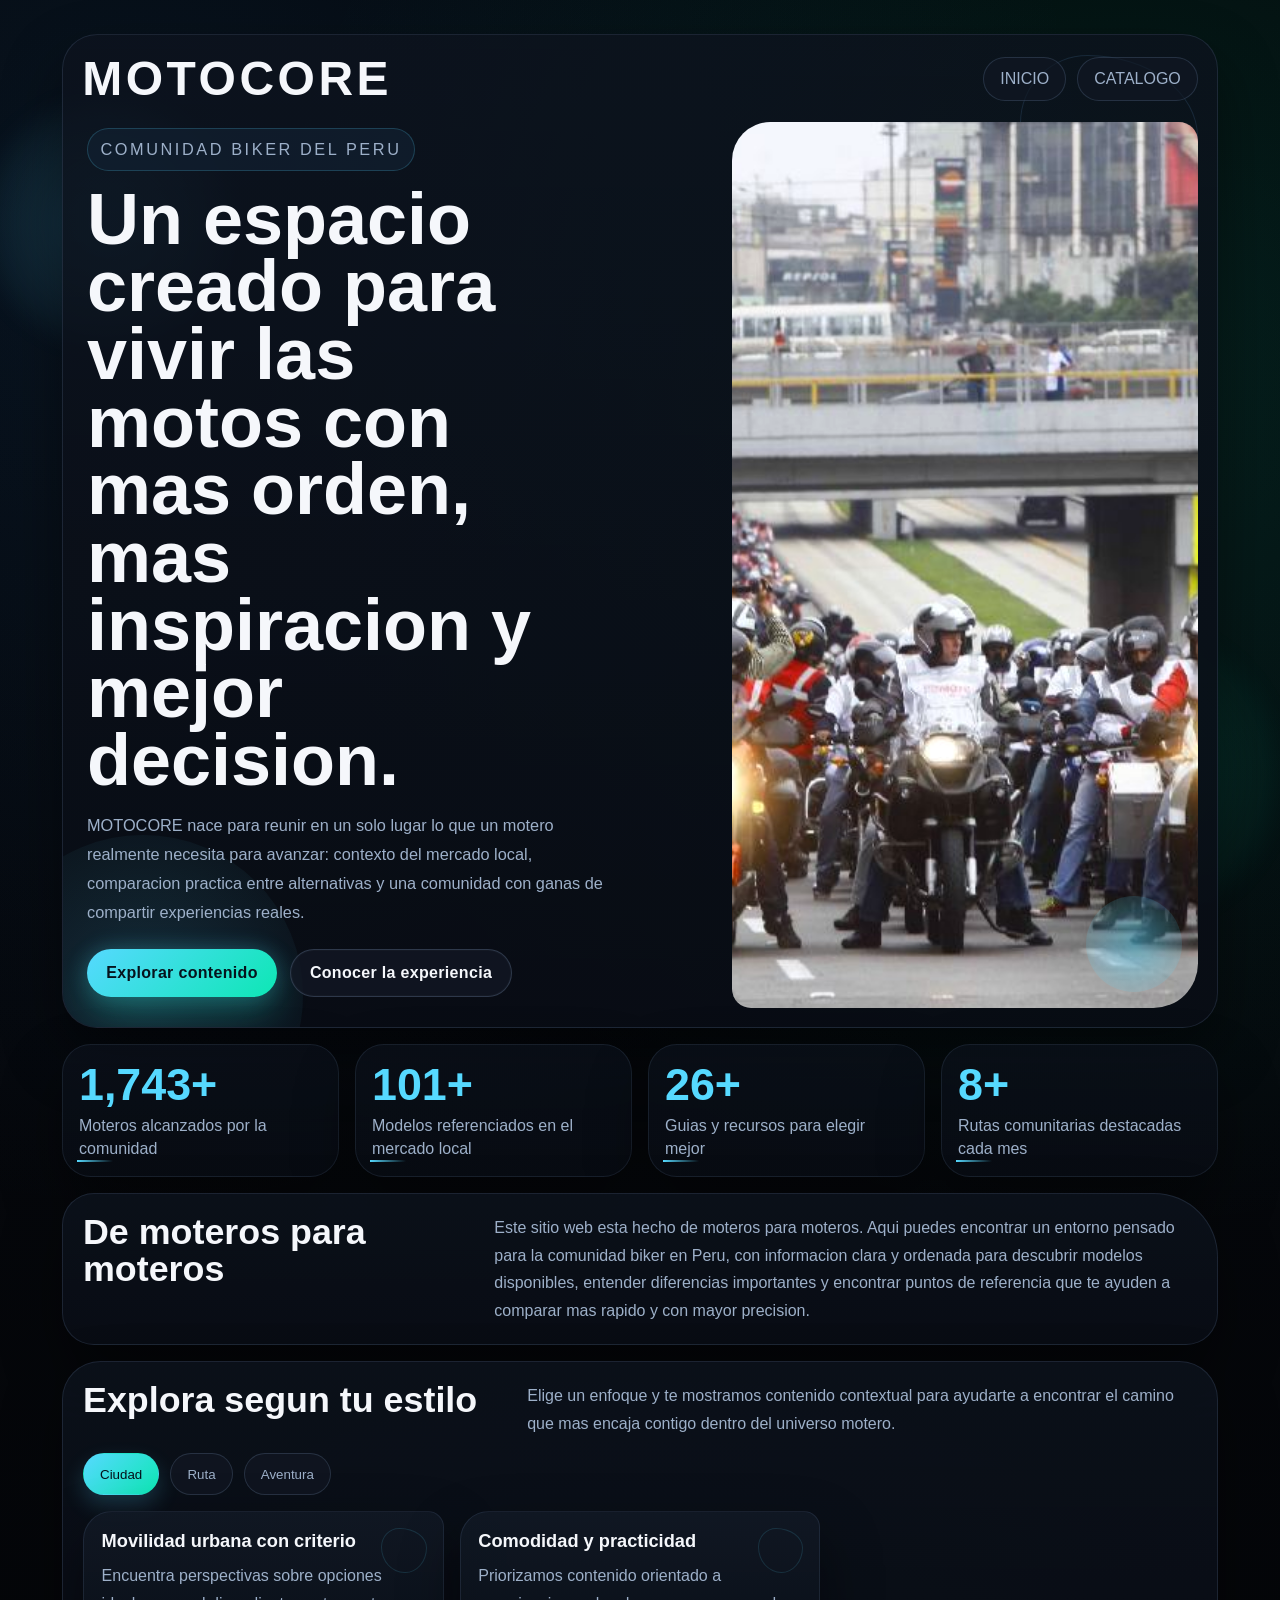
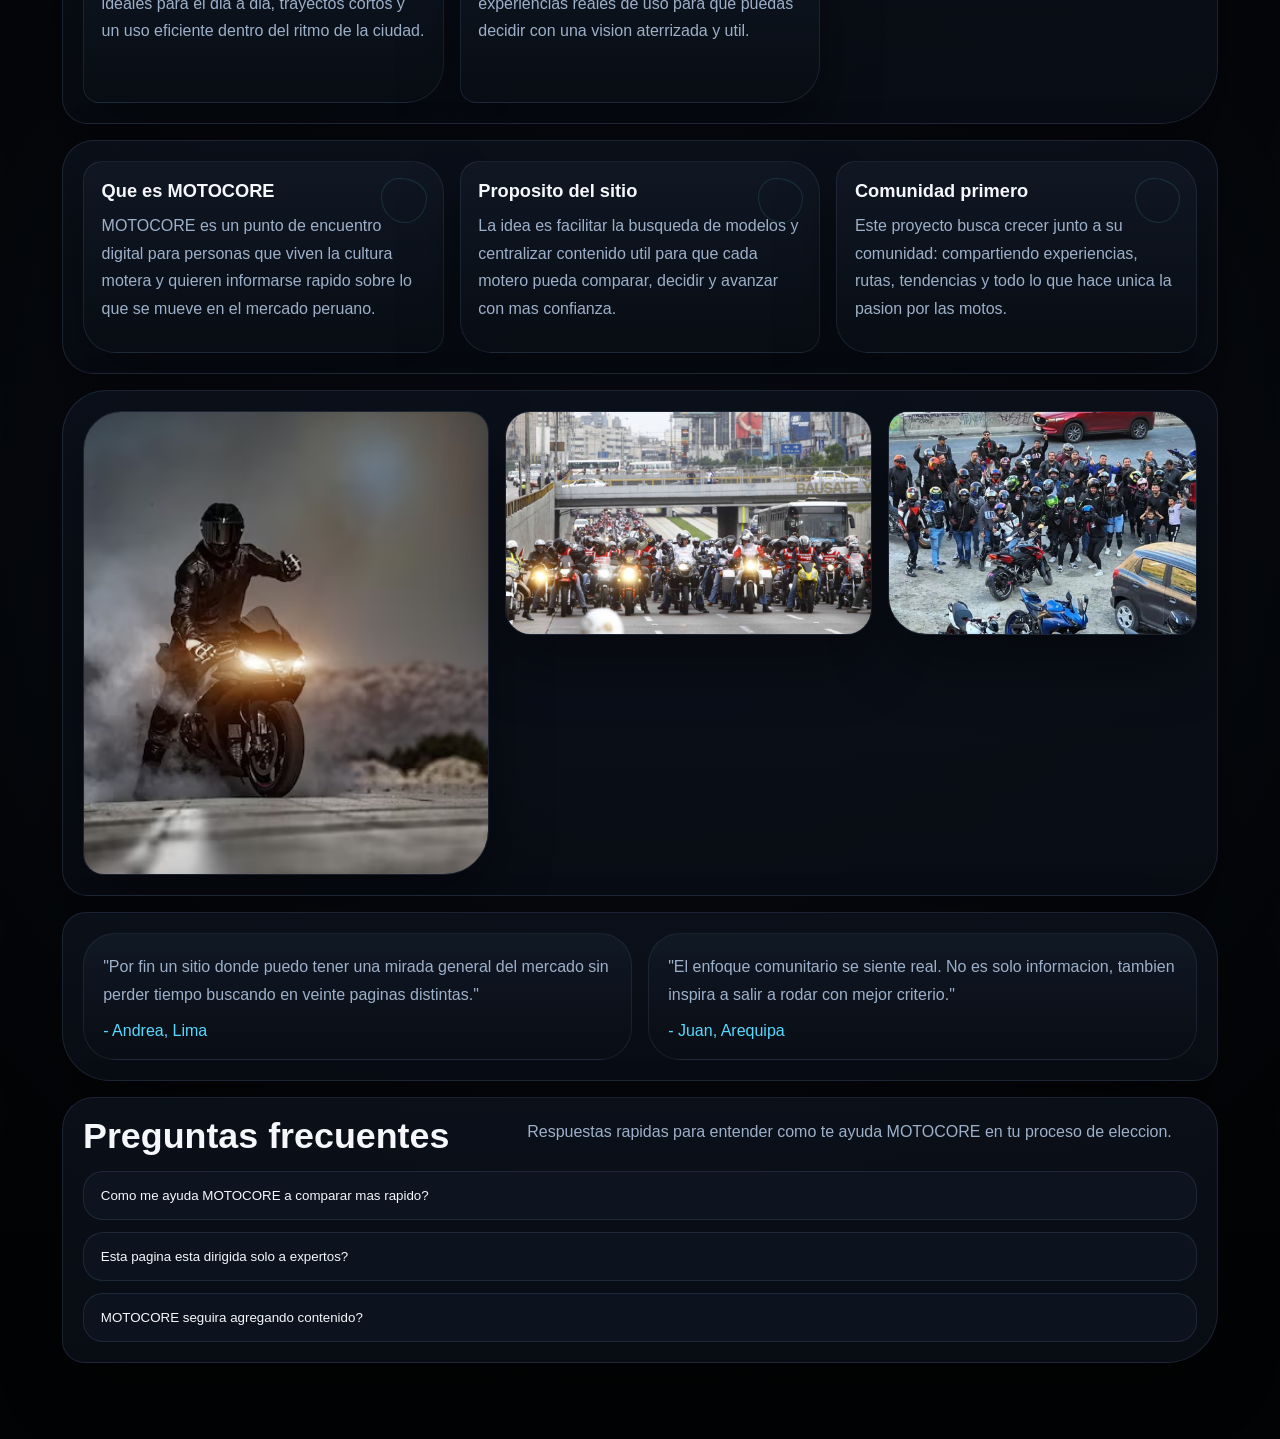
<file: index.html>
<!doctype html>
<html lang="es">
    <head>
        <meta charset="UTF-8" />
        <meta name="viewport" content="width=device-width, initial-scale=1.0" />
        <title>MOTOCORE</title>
        <link rel="stylesheet" href="./assets/css/style.css" />
    </head>
    <body>
        <main>
            <header class="hero" id="inicio">
                <div class="hero-top">
                    <h1>MOTOCORE</h1>
                    <nav aria-label="Navegacion principal">
                        <ul>
                            <li><a href="#inicio">INICIO</a></li>
                            <li><a href="./pages/catalogo.html">CATALOGO</a></li>
                        </ul>
                    </nav>
                </div>

                <div class="hero-content">
                    <p class="eyebrow">Comunidad biker del Peru</p>
                    <h2>Un espacio creado para vivir las motos con mas orden, mas inspiracion y mejor decision.</h2>
                    <p>
                        MOTOCORE nace para reunir en un solo lugar lo que un motero realmente necesita para avanzar:
                        contexto del mercado local, comparacion practica entre alternativas y una comunidad con ganas de
                        compartir experiencias reales.
                    </p>
                    <div class="hero-actions">
                        <a class="btn btn-primary" href="#catalogo">Explorar contenido</a>
                        <a class="btn btn-secondary" href="#experiencia">Conocer la experiencia</a>
                    </div>
                </div>

                <div class="hero-media">
                    <img src="./assets/img/comunidad-biker.jpg" alt="Grupo de moteros en ruta" />
                </div>
            </header>

            <section class="stats" aria-label="Resumen de comunidad">
                <article class="stat-card">
                    <p class="stat-value" data-counter="2500">0</p>
                    <p class="stat-label">Moteros alcanzados por la comunidad</p>
                </article>
                <article class="stat-card">
                    <p class="stat-value" data-counter="145">0</p>
                    <p class="stat-label">Modelos referenciados en el mercado local</p>
                </article>
                <article class="stat-card">
                    <p class="stat-value" data-counter="38">0</p>
                    <p class="stat-label">Guias y recursos para elegir mejor</p>
                </article>
                <article class="stat-card">
                    <p class="stat-value" data-counter="12">0</p>
                    <p class="stat-label">Rutas comunitarias destacadas cada mes</p>
                </article>
            </section>

            <section class="intro" id="catalogo">
                <h2>De moteros para moteros</h2>
                <p>
                    Este sitio web esta hecho de moteros para moteros. Aqui puedes encontrar un entorno pensado para la
                    comunidad biker en Peru, con informacion clara y ordenada para descubrir modelos disponibles,
                    entender diferencias importantes y encontrar puntos de referencia que te ayuden a comparar mas
                    rapido y con mayor precision.
                </p>
            </section>

            <section class="interest" id="experiencia">
                <div class="section-head">
                    <h2>Explora segun tu estilo</h2>
                    <p>
                        Elige un enfoque y te mostramos contenido contextual para ayudarte a encontrar el camino que mas
                        encaja contigo dentro del universo motero.
                    </p>
                </div>

                <div class="interest-controls" role="tablist" aria-label="Filtros de contenido">
                    <button class="filter-btn is-active" data-filter="ciudad" type="button">Ciudad</button>
                    <button class="filter-btn" data-filter="ruta" type="button">Ruta</button>
                    <button class="filter-btn" data-filter="aventura" type="button">Aventura</button>
                </div>

                <div class="interest-grid">
                    <article class="interest-card" data-kind="ciudad">
                        <h3>Movilidad urbana con criterio</h3>
                        <p>
                            Encuentra perspectivas sobre opciones ideales para el dia a dia, trayectos cortos y un uso
                            eficiente dentro del ritmo de la ciudad.
                        </p>
                    </article>
                    <article class="interest-card" data-kind="ciudad">
                        <h3>Comodidad y practicidad</h3>
                        <p>
                            Priorizamos contenido orientado a experiencias reales de uso para que puedas decidir con una
                            vision aterrizada y util.
                        </p>
                    </article>
                    <article class="interest-card" data-kind="ruta">
                        <h3>Escapadas de fin de semana</h3>
                        <p>
                            Descubre ideas de rutas, recomendaciones de preparacion y puntos clave para disfrutar viajes
                            mas seguros y mejor planificados.
                        </p>
                    </article>
                    <article class="interest-card" data-kind="ruta">
                        <h3>Comunidad de carretera</h3>
                        <p>
                            Conecta con una vibra colaborativa donde compartir experiencias suma valor para quienes
                            recien inician y para quienes ya ruedan hace tiempo.
                        </p>
                    </article>
                    <article class="interest-card" data-kind="aventura">
                        <h3>Espiritu explorador</h3>
                        <p>
                            Contenido enfocado en escenarios mixtos, trayectos variados y mentalidad aventurera para
                            quienes buscan salir de la rutina.
                        </p>
                    </article>
                    <article class="interest-card" data-kind="aventura">
                        <h3>Preparacion inteligente</h3>
                        <p>
                            Consejos de contexto para planear mejor cada salida, desde la logistica hasta la lectura del
                            entorno antes de rodar.
                        </p>
                    </article>
                </div>
            </section>

            <section class="site-overview">
                <article class="text-card">
                    <h3>Que es MOTOCORE</h3>
                    <p>
                        MOTOCORE es un punto de encuentro digital para personas que viven la cultura motera y quieren
                        informarse rapido sobre lo que se mueve en el mercado peruano.
                    </p>
                </article>

                <article class="text-card">
                    <h3>Proposito del sitio</h3>
                    <p>
                        La idea es facilitar la busqueda de modelos y centralizar contenido util para que cada motero
                        pueda comparar, decidir y avanzar con mas confianza.
                    </p>
                </article>

                <article class="text-card">
                    <h3>Comunidad primero</h3>
                    <p>
                        Este proyecto busca crecer junto a su comunidad: compartiendo experiencias, rutas, tendencias y
                        todo lo que hace unica la pasion por las motos.
                    </p>
                </article>
            </section>

            <section class="gallery" aria-label="Comunidad motera">
                <article class="gallery-item">
                    <img src="./assets/img/comunidad-biker3.avif" alt="Comunidad motera reunida" />
                </article>
                <article class="gallery-item">
                    <img src="./assets/img/comunidad-biker.jpg" alt="Moteros en carretera" />
                </article>
                <article class="gallery-item">
                    <img src="./assets/img/comunidad-biker2.webp" alt="Escena de motociclismo urbano" />
                </article>
            </section>

            <section class="testimonial-strip" aria-label="Testimonios de comunidad">
                <article class="testimonial-card">
                    <p>
                        "Por fin un sitio donde puedo tener una mirada general del mercado sin perder tiempo buscando en
                        veinte paginas distintas."
                    </p>
                    <span>- Andrea, Lima</span>
                </article>
                <article class="testimonial-card">
                    <p>
                        "El enfoque comunitario se siente real. No es solo informacion, tambien inspira a salir a
                        rodar con mejor criterio."
                    </p>
                    <span>- Juan, Arequipa</span>
                </article>
            </section>

            <section class="faq" aria-label="Preguntas frecuentes">
                <div class="section-head">
                    <h2>Preguntas frecuentes</h2>
                    <p>Respuestas rapidas para entender como te ayuda MOTOCORE en tu proceso de eleccion.</p>
                </div>

                <article class="faq-item">
                    <button class="faq-question" type="button" aria-expanded="false">
                        Como me ayuda MOTOCORE a comparar mas rapido?
                    </button>
                    <div class="faq-answer">
                        <p>
                            Organizando informacion de forma clara y contextual para que puedas identificar diferencias
                            relevantes sin navegar entre fuentes desordenadas.
                        </p>
                    </div>
                </article>

                <article class="faq-item">
                    <button class="faq-question" type="button" aria-expanded="false">
                        Esta pagina esta dirigida solo a expertos?
                    </button>
                    <div class="faq-answer">
                        <p>
                            No. El enfoque esta pensado tanto para quien recien inicia como para quien ya tiene
                            experiencia y busca una referencia mas rapida.
                        </p>
                    </div>
                </article>

                <article class="faq-item">
                    <button class="faq-question" type="button" aria-expanded="false">
                        MOTOCORE seguira agregando contenido?
                    </button>
                    <div class="faq-answer">
                        <p>
                            Si. La idea es crecer de forma continua con la comunidad, incorporando mas contexto,
                            actualizaciones y espacios de participacion.
                        </p>
                    </div>
                </article>
            </section>
        </main>

        <script src="./assets/js/main.js"></script>
    </body>
</html>
</file>
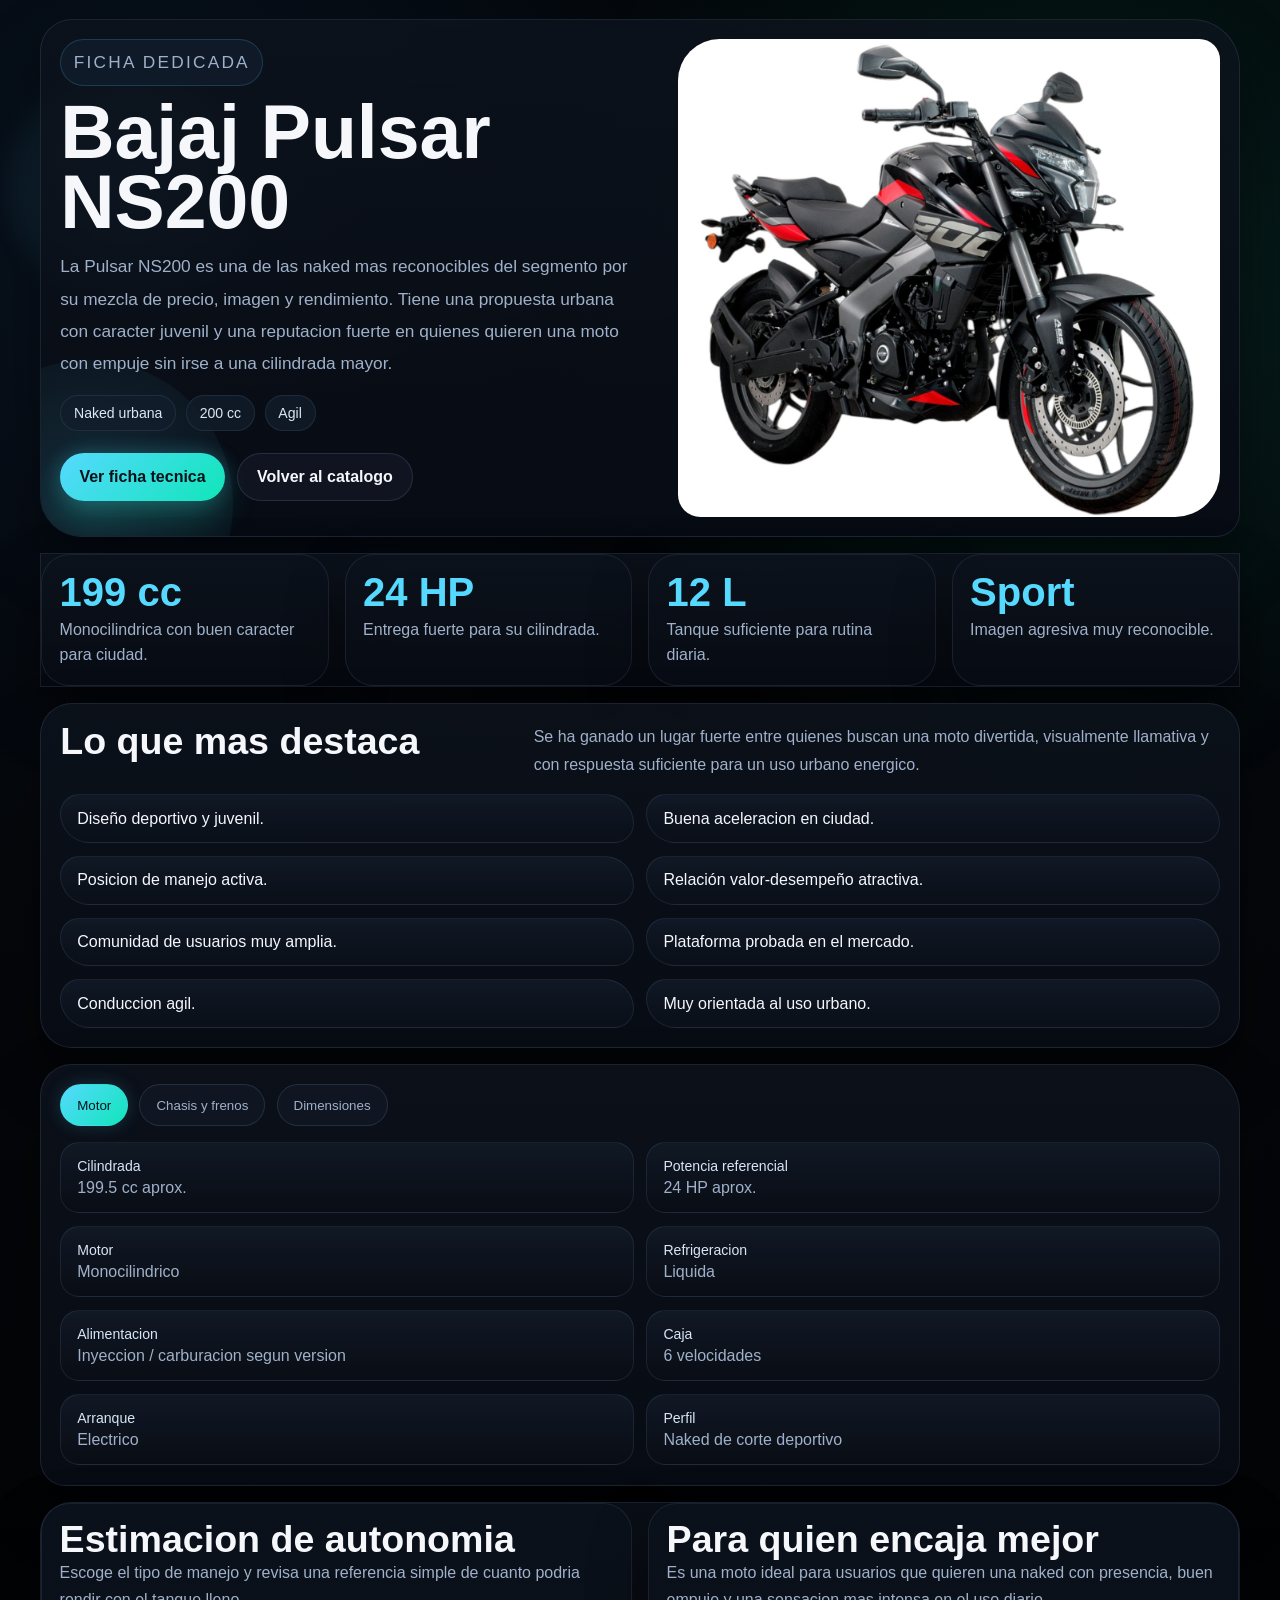
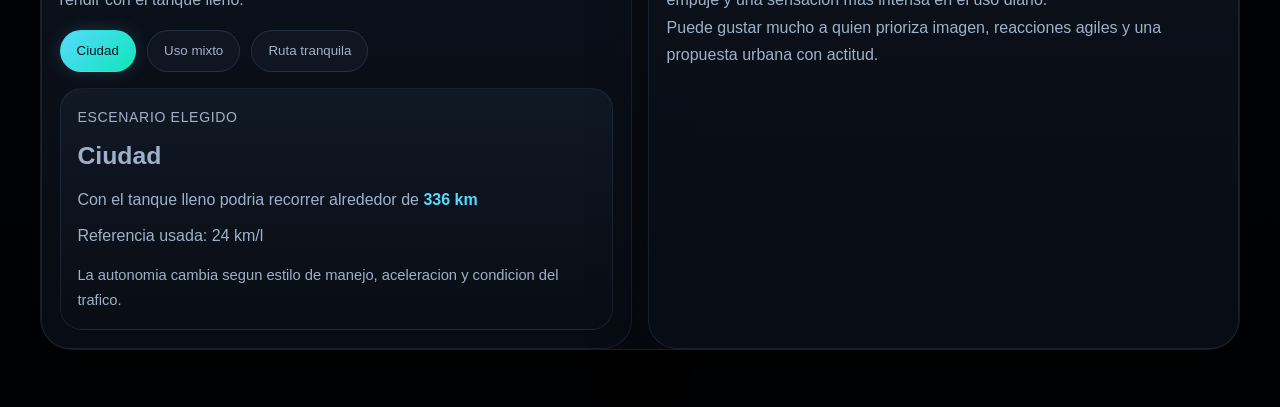
<file: pages/bajaj-pulsar-ns200.html>
<!doctype html>
<html lang="es">
    <head><meta charset="UTF-8" /><meta name="viewport" content="width=device-width, initial-scale=1.0" /><title>Bajaj Pulsar NS200 | MOTOCORE</title><link rel="stylesheet" href="../assets/css/model-detail.css" /></head>
    <body>
        <main class="model-page">
            <header class="hero"><div class="hero-content"><p class="eyebrow">Ficha dedicada</p><h1>Bajaj Pulsar NS200</h1><p>La Pulsar NS200 es una de las naked mas reconocibles del segmento por su mezcla de precio, imagen y rendimiento. Tiene una propuesta urbana con caracter juvenil y una reputacion fuerte en quienes quieren una moto con empuje sin irse a una cilindrada mayor.</p><div class="hero-meta"><span>Naked urbana</span><span>200 cc</span><span>Agil</span></div><div class="hero-actions"><a class="btn btn-primary" href="#ficha">Ver ficha tecnica</a><a class="btn btn-secondary" href="./catalogo.html">Volver al catalogo</a></div></div><figure class="hero-media"><img src="../assets/img/catologo/bajaj-pulsarns200.jpg" alt="Bajaj Pulsar NS200 vista lateral" /></figure></header>
            <section class="quick-specs" aria-label="Datos clave Bajaj Pulsar NS200"><article class="quick-card"><h2>199 cc</h2><p>Monocilindrica con buen caracter para ciudad.</p></article><article class="quick-card"><h2>24 HP</h2><p>Entrega fuerte para su cilindrada.</p></article><article class="quick-card"><h2>12 L</h2><p>Tanque suficiente para rutina diaria.</p></article><article class="quick-card"><h2>Sport</h2><p>Imagen agresiva muy reconocible.</p></article></section>
            <section class="feature-block" id="ficha"><div class="section-head"><h2>Lo que mas destaca</h2><p>Se ha ganado un lugar fuerte entre quienes buscan una moto divertida, visualmente llamativa y con respuesta suficiente para un uso urbano energico.</p></div><ul class="feature-list"><li>Diseño deportivo y juvenil.</li><li>Buena aceleracion en ciudad.</li><li>Posicion de manejo activa.</li><li>Relación valor-desempeño atractiva.</li><li>Comunidad de usuarios muy amplia.</li><li>Plataforma probada en el mercado.</li><li>Conduccion agil.</li><li>Muy orientada al uso urbano.</li></ul></section>
            <section class="tabs-section" aria-label="Especificaciones tecnicas detalladas"><div class="tab-buttons" role="tablist" aria-label="Categorias de especificaciones"><button class="tab-btn is-active" type="button" data-tab="motor">Motor</button><button class="tab-btn" type="button" data-tab="chasis">Chasis y frenos</button><button class="tab-btn" type="button" data-tab="dimensiones">Dimensiones</button></div><div class="tab-panel is-active" data-panel="motor"><dl class="spec-grid"><div><dt>Cilindrada</dt><dd>199.5 cc aprox.</dd></div><div><dt>Potencia referencial</dt><dd>24 HP aprox.</dd></div><div><dt>Motor</dt><dd>Monocilindrico</dd></div><div><dt>Refrigeracion</dt><dd>Liquida</dd></div><div><dt>Alimentacion</dt><dd>Inyeccion / carburacion segun version</dd></div><div><dt>Caja</dt><dd>6 velocidades</dd></div><div><dt>Arranque</dt><dd>Electrico</dd></div><div><dt>Perfil</dt><dd>Naked de corte deportivo</dd></div></dl></div><div class="tab-panel" data-panel="chasis"><dl class="spec-grid"><div><dt>Freno delantero</dt><dd>Disco</dd></div><div><dt>Freno trasero</dt><dd>Disco</dd></div><div><dt>Suspension delantera</dt><dd>Horquilla telescopica</dd></div><div><dt>Suspension trasera</dt><dd>Monoshock</dd></div><div><dt>Transmision final</dt><dd>Cadena</dd></div><div><dt>Neumaticos</dt><dd>Uso street sport</dd></div><div><dt>Conduccion</dt><dd>Rapida y directa</dd></div><div><dt>Uso</dt><dd>Ciudad con estilo sport</dd></div></dl></div><div class="tab-panel" data-panel="dimensiones"><dl class="spec-grid"><div><dt>Tanque</dt><dd>12 litros aprox.</dd></div><div><dt>Peso</dt><dd>Contenido para su propuesta</dd></div><div><dt>Asiento</dt><dd>Altura media</dd></div><div><dt>Postura</dt><dd>Activa</dd></div><div><dt>Ciudad</dt><dd>Muy recomendable</dd></div><div><dt>Ruta</dt><dd>Posible a ritmo moderado</dd></div><div><dt>Aprendizaje</dt><dd>Para quien quiere algo con mas caracter</dd></div><div><dt>Mercado</dt><dd>Muy popular</dd></div></dl></div></section>
            <section class="tools" aria-label="Herramientas rapidas"><article class="tool-card"><h2>Estimacion de autonomia</h2><p>Escoge el tipo de manejo y revisa una referencia simple de cuanto podria rendir con el tanque lleno.</p><div class="autonomy-scenarios" role="tablist" aria-label="Escenarios de autonomia"><button class="scenario-btn is-active" type="button" data-km-l="24" data-label="Ciudad">Ciudad</button><button class="scenario-btn" type="button" data-km-l="28" data-label="Uso mixto">Uso mixto</button><button class="scenario-btn" type="button" data-km-l="32" data-label="Ruta tranquila">Ruta tranquila</button></div><div class="autonomy-summary"><p class="summary-label">Escenario elegido</p><p class="summary-value" id="autonomy-mode">Ciudad</p><p class="result-row">Con el tanque lleno podria recorrer alrededor de <strong id="autonomia">336 km</strong></p><p class="value-row">Referencia usada: <span id="consumo-valor">24 km/l</span></p><p class="range-note">La autonomia cambia segun estilo de manejo, aceleracion y condicion del trafico.</p></div></article><article class="tool-card info-card"><h2>Para quien encaja mejor</h2><p>Es una moto ideal para usuarios que quieren una naked con presencia, buen empuje y una sensacion mas intensa en el uso diario.</p><p>Puede gustar mucho a quien prioriza imagen, reacciones agiles y una propuesta urbana con actitud.</p></article></section>
        </main>
        <script src="../assets/js/model-detail.js"></script>
    </body>
</html>
</file>
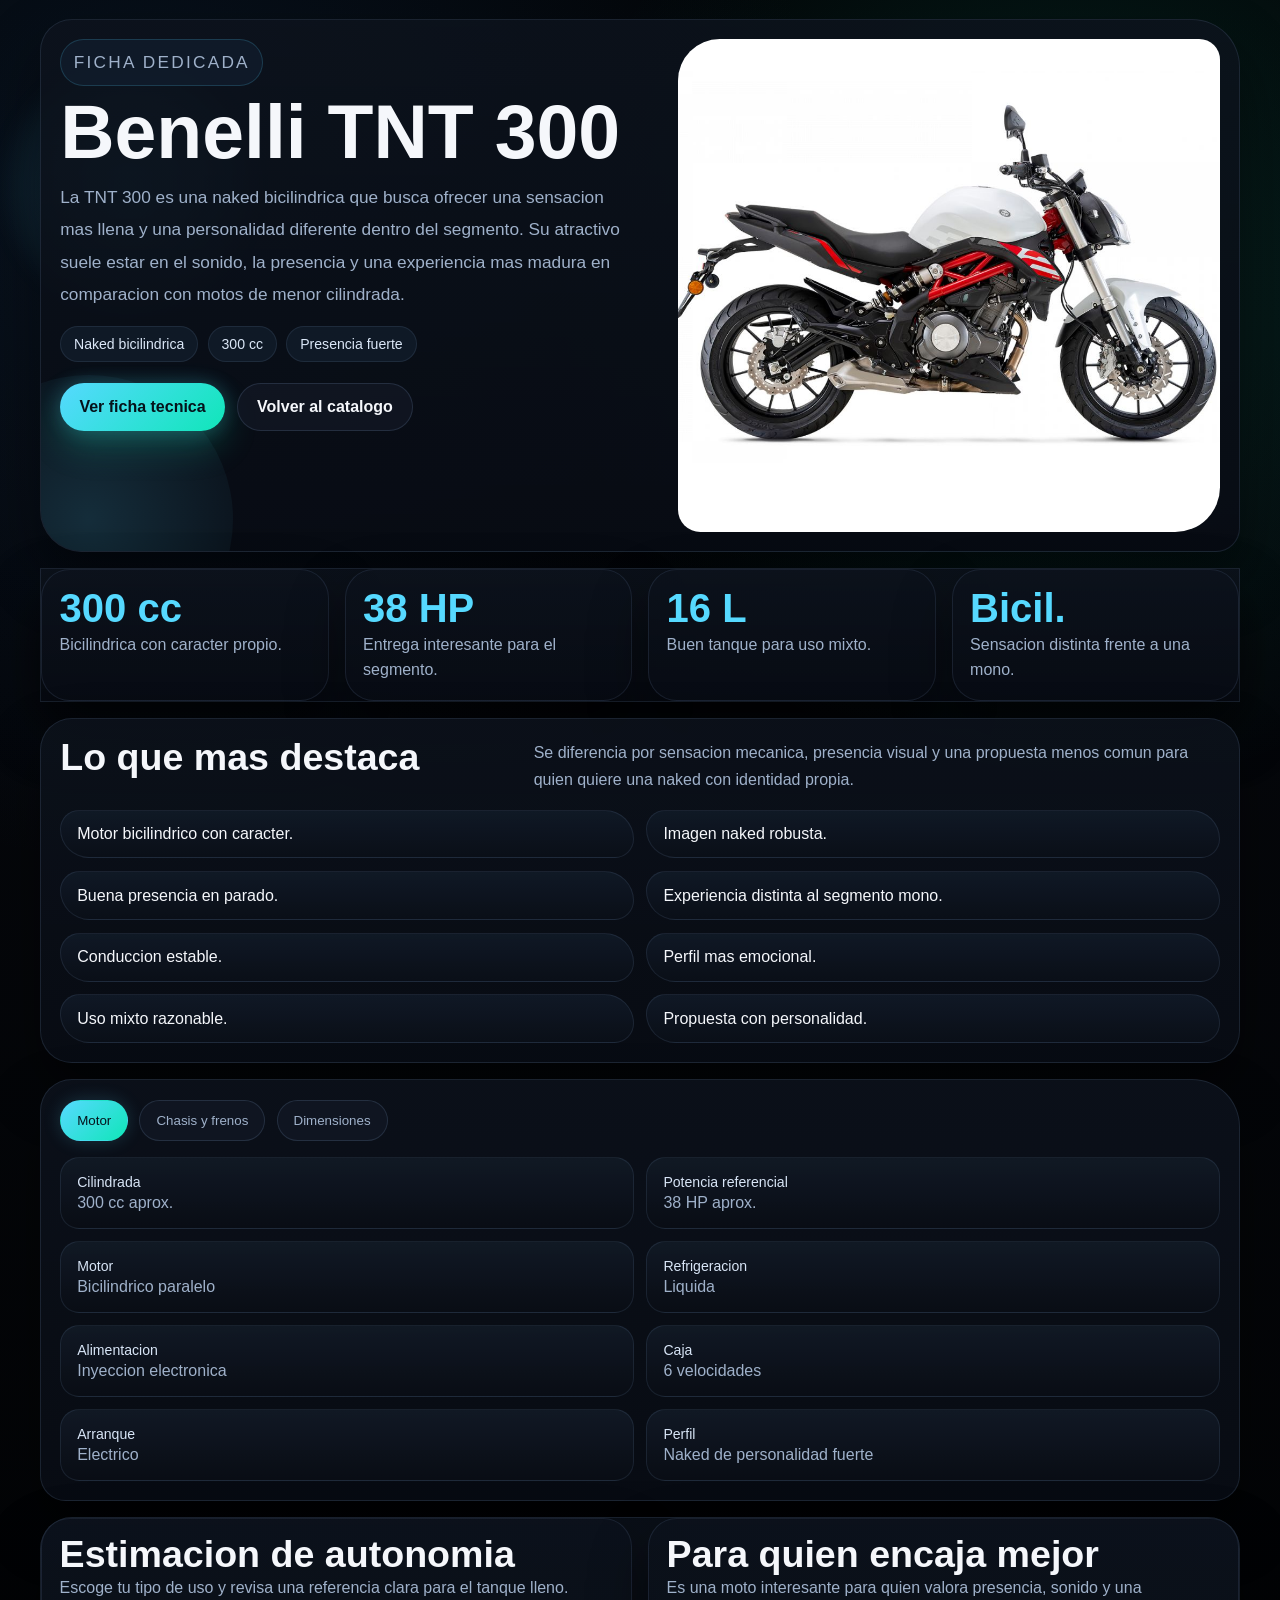
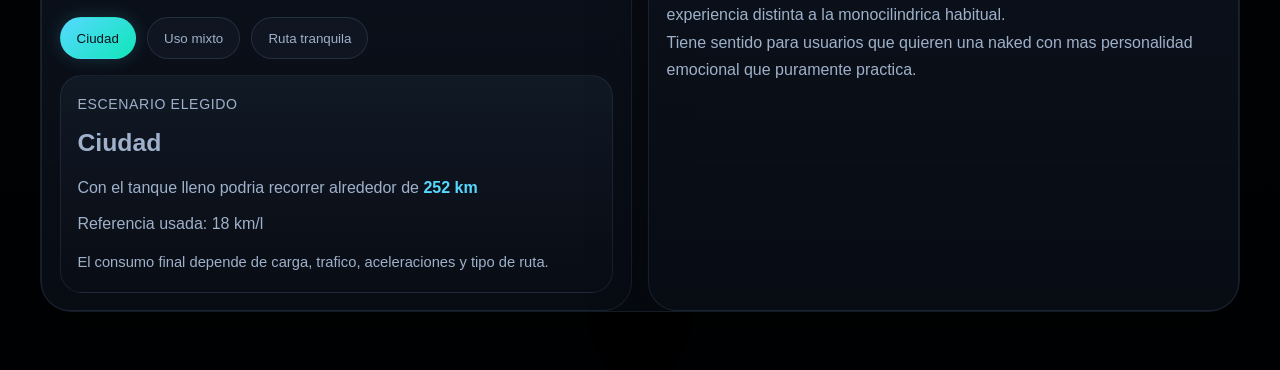
<file: pages/benelli-tnt300.html>
<!doctype html>
<html lang="es">
    <head><meta charset="UTF-8" /><meta name="viewport" content="width=device-width, initial-scale=1.0" /><title>Benelli TNT 300 | MOTOCORE</title><link rel="stylesheet" href="../assets/css/model-detail.css" /></head>
    <body>
        <main class="model-page">
            <header class="hero"><div class="hero-content"><p class="eyebrow">Ficha dedicada</p><h1>Benelli TNT 300</h1><p>La TNT 300 es una naked bicilindrica que busca ofrecer una sensacion mas llena y una personalidad diferente dentro del segmento. Su atractivo suele estar en el sonido, la presencia y una experiencia mas madura en comparacion con motos de menor cilindrada.</p><div class="hero-meta"><span>Naked bicilindrica</span><span>300 cc</span><span>Presencia fuerte</span></div><div class="hero-actions"><a class="btn btn-primary" href="#ficha">Ver ficha tecnica</a><a class="btn btn-secondary" href="./catalogo.html">Volver al catalogo</a></div></div><figure class="hero-media"><img src="../assets/img/catologo/benelli-tnt300.jpg" alt="Benelli TNT 300 vista lateral" /></figure></header>
            <section class="quick-specs" aria-label="Datos clave Benelli TNT 300"><article class="quick-card"><h2>300 cc</h2><p>Bicilindrica con caracter propio.</p></article><article class="quick-card"><h2>38 HP</h2><p>Entrega interesante para el segmento.</p></article><article class="quick-card"><h2>16 L</h2><p>Buen tanque para uso mixto.</p></article><article class="quick-card"><h2>Bicil.</h2><p>Sensacion distinta frente a una mono.</p></article></section>
            <section class="feature-block" id="ficha"><div class="section-head"><h2>Lo que mas destaca</h2><p>Se diferencia por sensacion mecanica, presencia visual y una propuesta menos comun para quien quiere una naked con identidad propia.</p></div><ul class="feature-list"><li>Motor bicilindrico con caracter.</li><li>Imagen naked robusta.</li><li>Buena presencia en parado.</li><li>Experiencia distinta al segmento mono.</li><li>Conduccion estable.</li><li>Perfil mas emocional.</li><li>Uso mixto razonable.</li><li>Propuesta con personalidad.</li></ul></section>
            <section class="tabs-section" aria-label="Especificaciones tecnicas detalladas"><div class="tab-buttons" role="tablist" aria-label="Categorias de especificaciones"><button class="tab-btn is-active" type="button" data-tab="motor">Motor</button><button class="tab-btn" type="button" data-tab="chasis">Chasis y frenos</button><button class="tab-btn" type="button" data-tab="dimensiones">Dimensiones</button></div><div class="tab-panel is-active" data-panel="motor"><dl class="spec-grid"><div><dt>Cilindrada</dt><dd>300 cc aprox.</dd></div><div><dt>Potencia referencial</dt><dd>38 HP aprox.</dd></div><div><dt>Motor</dt><dd>Bicilindrico paralelo</dd></div><div><dt>Refrigeracion</dt><dd>Liquida</dd></div><div><dt>Alimentacion</dt><dd>Inyeccion electronica</dd></div><div><dt>Caja</dt><dd>6 velocidades</dd></div><div><dt>Arranque</dt><dd>Electrico</dd></div><div><dt>Perfil</dt><dd>Naked de personalidad fuerte</dd></div></dl></div><div class="tab-panel" data-panel="chasis"><dl class="spec-grid"><div><dt>Freno delantero</dt><dd>Doble disco / disco segun version</dd></div><div><dt>Freno trasero</dt><dd>Disco</dd></div><div><dt>Suspension delantera</dt><dd>Horquilla invertida</dd></div><div><dt>Suspension trasera</dt><dd>Monoshock</dd></div><div><dt>Transmision final</dt><dd>Cadena</dd></div><div><dt>Neumaticos</dt><dd>Street sport</dd></div><div><dt>Conduccion</dt><dd>Mas planted y estable</dd></div><div><dt>Uso</dt><dd>Ciudad y uso recreativo</dd></div></dl></div><div class="tab-panel" data-panel="dimensiones"><dl class="spec-grid"><div><dt>Tanque</dt><dd>16 litros aprox.</dd></div><div><dt>Peso</dt><dd>Mayor sensacion de solidez</dd></div><div><dt>Asiento</dt><dd>Altura media</dd></div><div><dt>Postura</dt><dd>Naked comoda</dd></div><div><dt>Ciudad</dt><dd>Posible con adaptacion</dd></div><div><dt>Ruta</dt><dd>Adecuada</dd></div><div><dt>Aprendizaje</dt><dd>Para quien ya quiere algo con mas presencia</dd></div><div><dt>Enfoque</dt><dd>Estilo y sensacion</dd></div></dl></div></section>
            <section class="tools" aria-label="Herramientas rapidas"><article class="tool-card"><h2>Estimacion de autonomia</h2><p>Escoge tu tipo de uso y revisa una referencia clara para el tanque lleno.</p><div class="autonomy-scenarios" role="tablist" aria-label="Escenarios de autonomia"><button class="scenario-btn is-active" type="button" data-km-l="18" data-label="Ciudad">Ciudad</button><button class="scenario-btn" type="button" data-km-l="22" data-label="Uso mixto">Uso mixto</button><button class="scenario-btn" type="button" data-km-l="25" data-label="Ruta tranquila">Ruta tranquila</button></div><div class="autonomy-summary"><p class="summary-label">Escenario elegido</p><p class="summary-value" id="autonomy-mode">Ciudad</p><p class="result-row">Con el tanque lleno podria recorrer alrededor de <strong id="autonomia">252 km</strong></p><p class="value-row">Referencia usada: <span id="consumo-valor">18 km/l</span></p><p class="range-note">El consumo final depende de carga, trafico, aceleraciones y tipo de ruta.</p></div></article><article class="tool-card info-card"><h2>Para quien encaja mejor</h2><p>Es una moto interesante para quien valora presencia, sonido y una experiencia distinta a la monocilindrica habitual.</p><p>Tiene sentido para usuarios que quieren una naked con mas personalidad emocional que puramente practica.</p></article></section>
        </main>
        <script src="../assets/js/model-detail.js"></script>
    </body>
</html>
</file>
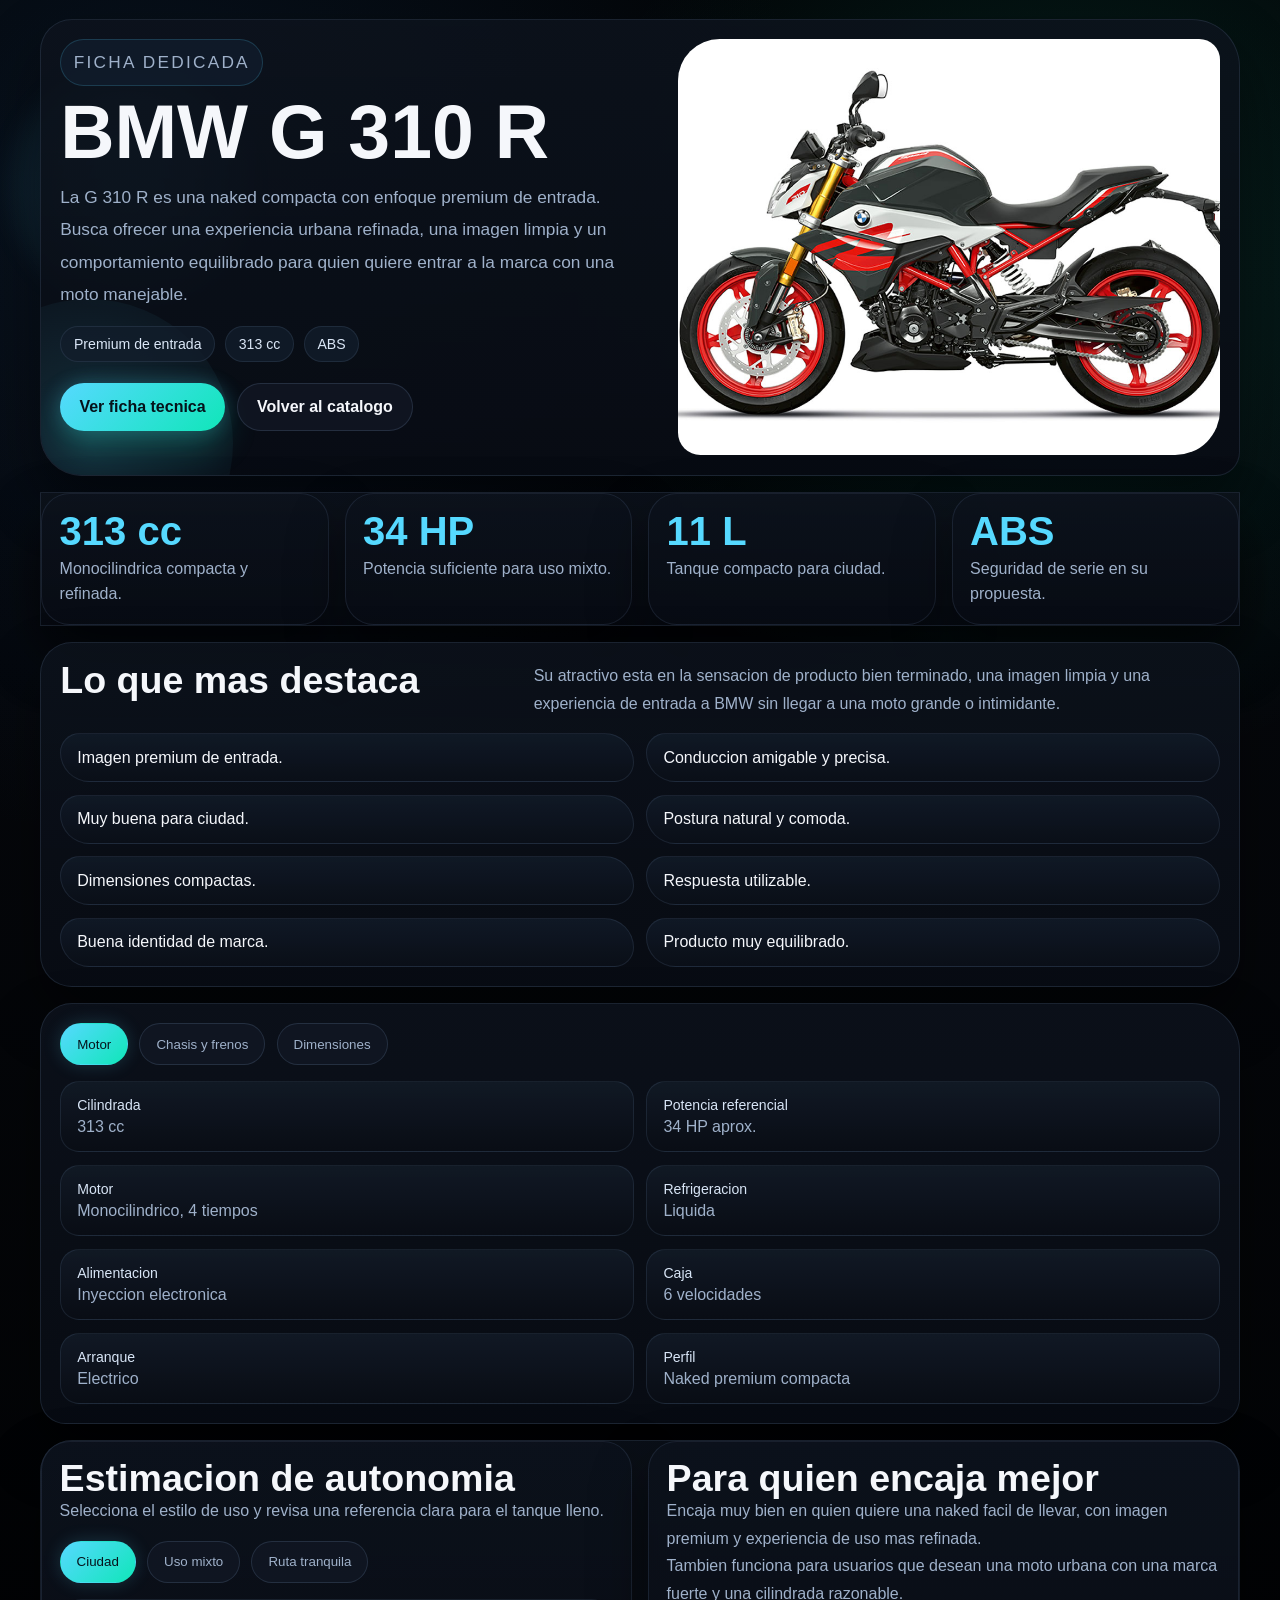
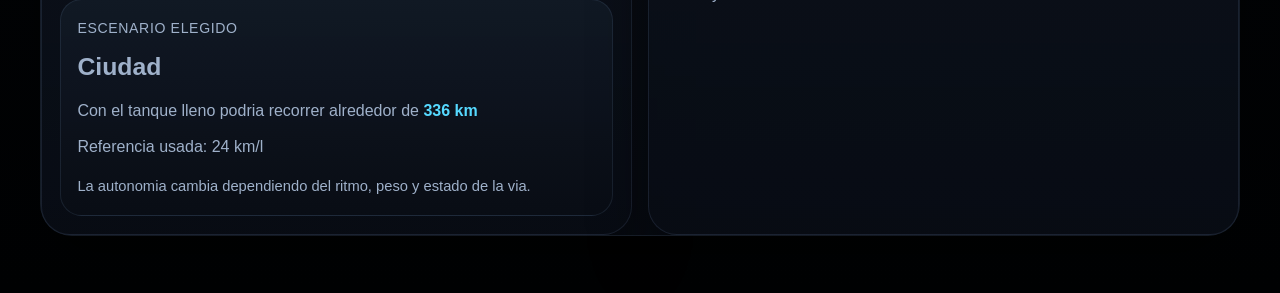
<file: pages/bmw-g310r.html>
<!doctype html>
<html lang="es">
    <head><meta charset="UTF-8" /><meta name="viewport" content="width=device-width, initial-scale=1.0" /><title>BMW G 310 R | MOTOCORE</title><link rel="stylesheet" href="../assets/css/model-detail.css" /></head>
    <body>
        <main class="model-page">
            <header class="hero"><div class="hero-content"><p class="eyebrow">Ficha dedicada</p><h1>BMW G 310 R</h1><p>La G 310 R es una naked compacta con enfoque premium de entrada. Busca ofrecer una experiencia urbana refinada, una imagen limpia y un comportamiento equilibrado para quien quiere entrar a la marca con una moto manejable.</p><div class="hero-meta"><span>Premium de entrada</span><span>313 cc</span><span>ABS</span></div><div class="hero-actions"><a class="btn btn-primary" href="#ficha">Ver ficha tecnica</a><a class="btn btn-secondary" href="./catalogo.html">Volver al catalogo</a></div></div><figure class="hero-media"><img src="../assets/img/catologo/bmw-g310r.jpg" alt="BMW G 310 R vista lateral" /></figure></header>
            <section class="quick-specs" aria-label="Datos clave BMW G 310 R"><article class="quick-card"><h2>313 cc</h2><p>Monocilindrica compacta y refinada.</p></article><article class="quick-card"><h2>34 HP</h2><p>Potencia suficiente para uso mixto.</p></article><article class="quick-card"><h2>11 L</h2><p>Tanque compacto para ciudad.</p></article><article class="quick-card"><h2>ABS</h2><p>Seguridad de serie en su propuesta.</p></article></section>
            <section class="feature-block" id="ficha"><div class="section-head"><h2>Lo que mas destaca</h2><p>Su atractivo esta en la sensacion de producto bien terminado, una imagen limpia y una experiencia de entrada a BMW sin llegar a una moto grande o intimidante.</p></div><ul class="feature-list"><li>Imagen premium de entrada.</li><li>Conduccion amigable y precisa.</li><li>Muy buena para ciudad.</li><li>Postura natural y comoda.</li><li>Dimensiones compactas.</li><li>Respuesta utilizable.</li><li>Buena identidad de marca.</li><li>Producto muy equilibrado.</li></ul></section>
            <section class="tabs-section" aria-label="Especificaciones tecnicas detalladas"><div class="tab-buttons" role="tablist" aria-label="Categorias de especificaciones"><button class="tab-btn is-active" type="button" data-tab="motor">Motor</button><button class="tab-btn" type="button" data-tab="chasis">Chasis y frenos</button><button class="tab-btn" type="button" data-tab="dimensiones">Dimensiones</button></div><div class="tab-panel is-active" data-panel="motor"><dl class="spec-grid"><div><dt>Cilindrada</dt><dd>313 cc</dd></div><div><dt>Potencia referencial</dt><dd>34 HP aprox.</dd></div><div><dt>Motor</dt><dd>Monocilindrico, 4 tiempos</dd></div><div><dt>Refrigeracion</dt><dd>Liquida</dd></div><div><dt>Alimentacion</dt><dd>Inyeccion electronica</dd></div><div><dt>Caja</dt><dd>6 velocidades</dd></div><div><dt>Arranque</dt><dd>Electrico</dd></div><div><dt>Perfil</dt><dd>Naked premium compacta</dd></div></dl></div><div class="tab-panel" data-panel="chasis"><dl class="spec-grid"><div><dt>Freno delantero</dt><dd>Disco con ABS</dd></div><div><dt>Freno trasero</dt><dd>Disco con ABS</dd></div><div><dt>Suspension delantera</dt><dd>Horquilla invertida</dd></div><div><dt>Suspension trasera</dt><dd>Monoshock</dd></div><div><dt>Transmision final</dt><dd>Cadena</dd></div><div><dt>Neumaticos</dt><dd>Street</dd></div><div><dt>Conduccion</dt><dd>Estable y refinada</dd></div><div><dt>Uso</dt><dd>Ciudad y uso mixto</dd></div></dl></div><div class="tab-panel" data-panel="dimensiones"><dl class="spec-grid"><div><dt>Tanque</dt><dd>11 litros aprox.</dd></div><div><dt>Peso</dt><dd>Compacto y manejable</dd></div><div><dt>Asiento</dt><dd>Altura media</dd></div><div><dt>Postura</dt><dd>Comoda y natural</dd></div><div><dt>Ciudad</dt><dd>Muy recomendable</dd></div><div><dt>Ruta</dt><dd>Correcta para trayectos medios</dd></div><div><dt>Aprendizaje</dt><dd>Buena opcion premium</dd></div><div><dt>Enfoque</dt><dd>Calidad y equilibrio</dd></div></dl></div></section>
            <section class="tools" aria-label="Herramientas rapidas"><article class="tool-card"><h2>Estimacion de autonomia</h2><p>Selecciona el estilo de uso y revisa una referencia clara para el tanque lleno.</p><div class="autonomy-scenarios" role="tablist" aria-label="Escenarios de autonomia"><button class="scenario-btn is-active" type="button" data-km-l="24" data-label="Ciudad">Ciudad</button><button class="scenario-btn" type="button" data-km-l="28" data-label="Uso mixto">Uso mixto</button><button class="scenario-btn" type="button" data-km-l="32" data-label="Ruta tranquila">Ruta tranquila</button></div><div class="autonomy-summary"><p class="summary-label">Escenario elegido</p><p class="summary-value" id="autonomy-mode">Ciudad</p><p class="result-row">Con el tanque lleno podria recorrer alrededor de <strong id="autonomia">336 km</strong></p><p class="value-row">Referencia usada: <span id="consumo-valor">24 km/l</span></p><p class="range-note">La autonomia cambia dependiendo del ritmo, peso y estado de la via.</p></div></article><article class="tool-card info-card"><h2>Para quien encaja mejor</h2><p>Encaja muy bien en quien quiere una naked facil de llevar, con imagen premium y experiencia de uso mas refinada.</p><p>Tambien funciona para usuarios que desean una moto urbana con una marca fuerte y una cilindrada razonable.</p></article></section>
        </main>
        <script src="../assets/js/model-detail.js"></script>
    </body>
</html>
</file>
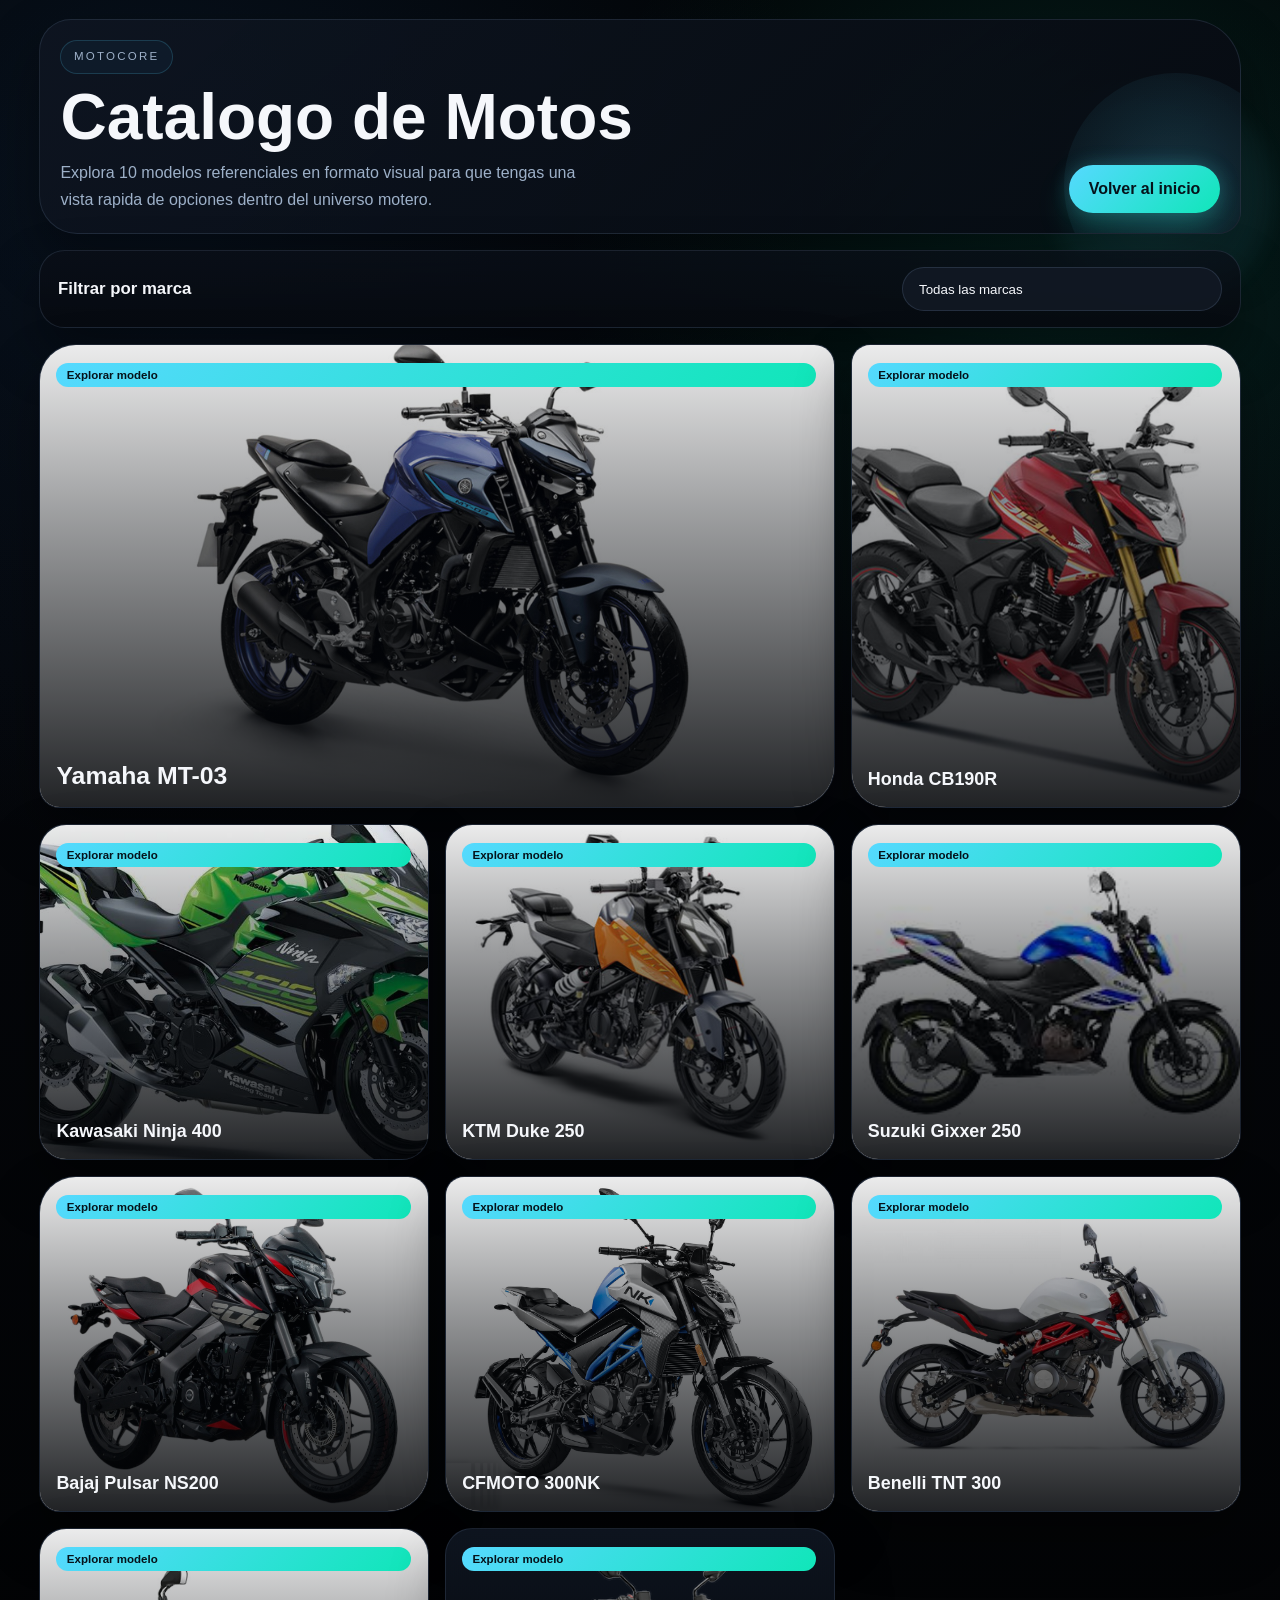
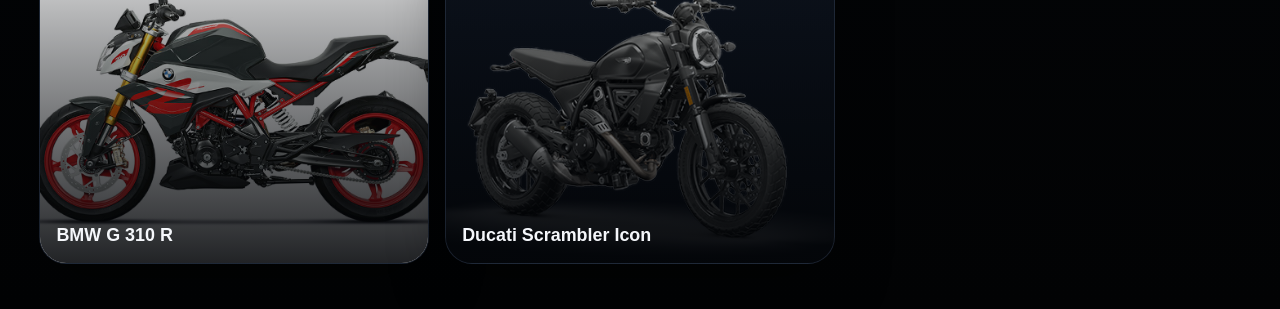
<file: pages/catalogo.html>
<!doctype html>
<html lang="es">
    <head>
        <meta charset="UTF-8" />
        <meta name="viewport" content="width=device-width, initial-scale=1.0" />
        <title>Catalogo | MOTOCORE</title>
        <link rel="stylesheet" href="../assets/css/catalogo.css" />
    </head>
    <body>
        <main>
            <header class="catalog-header">
                <div>
                    <p class="eyebrow">MOTOCORE</p>
                    <h1>Catalogo de Motos</h1>
                    <p>
                        Explora 10 modelos referenciales en formato visual para que tengas una vista rapida de opciones
                        dentro del universo motero.
                    </p>
                </div>
                <a class="back-link" href="../index.html">Volver al inicio</a>
            </header>

            <section class="catalog-filter" aria-label="Filtro por marca">
                <label for="brand-filter">Filtrar por marca</label>
                <select id="brand-filter" name="brand-filter">
                    <option value="all">Todas las marcas</option>
                    <option value="yamaha">Yamaha</option>
                    <option value="honda">Honda</option>
                    <option value="kawasaki">Kawasaki</option>
                    <option value="ktm">KTM</option>
                    <option value="suzuki">Suzuki</option>
                    <option value="bajaj">Bajaj</option>
                    <option value="cfmoto">CFMOTO</option>
                    <option value="benelli">Benelli</option>
                    <option value="bmw">BMW</option>
                    <option value="ducati">Ducati</option>
                </select>
            </section>

            <section class="catalog-grid" aria-label="Catalogo de motos">
                <a class="bike-card bike-card-link" data-brand="yamaha" href="./yamaha-mt03.html">
                    <img src="../assets/img/catologo/yamaha-mt03.jpg" alt="Yamaha MT-03" />
                    <h2>Yamaha MT-03</h2>
                </a>
                <a class="bike-card bike-card-link" data-brand="honda" href="./honda-cb190r.html">
                    <img src="../assets/img/catologo/honda-cb190r.jpg" alt="Honda CB190R" />
                    <h2>Honda CB190R</h2>
                </a>
                <a class="bike-card bike-card-link" data-brand="kawasaki" href="./kawasaki-ninja400.html">
                    <img src="../assets/img/catologo/kawasaki-ninja400.jpeg" alt="Kawasaki Ninja 400" />
                    <h2>Kawasaki Ninja 400</h2>
                </a>
                <a class="bike-card bike-card-link" data-brand="ktm" href="./ktm-duke250.html">
                    <img src="../assets/img/catologo/ktm-duke250.jpg" alt="KTM Duke 250" />
                    <h2>KTM Duke 250</h2>
                </a>
                <a class="bike-card bike-card-link" data-brand="suzuki" href="./suzuki-gixxer250.html">
                    <img src="../assets/img/catologo/susuki-gixxer250.jpeg" alt="Suzuki Gixxer 250" />
                    <h2>Suzuki Gixxer 250</h2>
                </a>
                <a class="bike-card bike-card-link" data-brand="bajaj" href="./bajaj-pulsar-ns200.html">
                    <img src="../assets/img/catologo/bajaj-pulsarns200.jpg" alt="Bajaj Pulsar NS200" />
                    <h2>Bajaj Pulsar NS200</h2>
                </a>
                <a class="bike-card bike-card-link" data-brand="cfmoto" href="./cfmoto-300nk.html">
                    <img src="../assets/img/catologo/cfmoto-300nk.jpg" alt="CFMOTO 300NK" />
                    <h2>CFMOTO 300NK</h2>
                </a>
                <a class="bike-card bike-card-link" data-brand="benelli" href="./benelli-tnt300.html">
                    <img src="../assets/img/catologo/benelli-tnt300.jpg" alt="Benelli TNT 300" />
                    <h2>Benelli TNT 300</h2>
                </a>
                <a class="bike-card bike-card-link" data-brand="bmw" href="./bmw-g310r.html">
                    <img src="../assets/img/catologo/bmw-g310r.jpg" alt="BMW G 310 R" />
                    <h2>BMW G 310 R</h2>
                </a>
                <a class="bike-card bike-card-link" data-brand="ducati" href="./ducati-scrambler-icon.html">
                    <img src="../assets/img/catologo/ducati-scrambler-r.png" alt="Ducati Scrambler Icon" />
                    <h2>Ducati Scrambler Icon</h2>
                </a>
            </section>
        </main>
        <script src="../assets/js/catalogo.js"></script>
    </body>
</html>
</file>
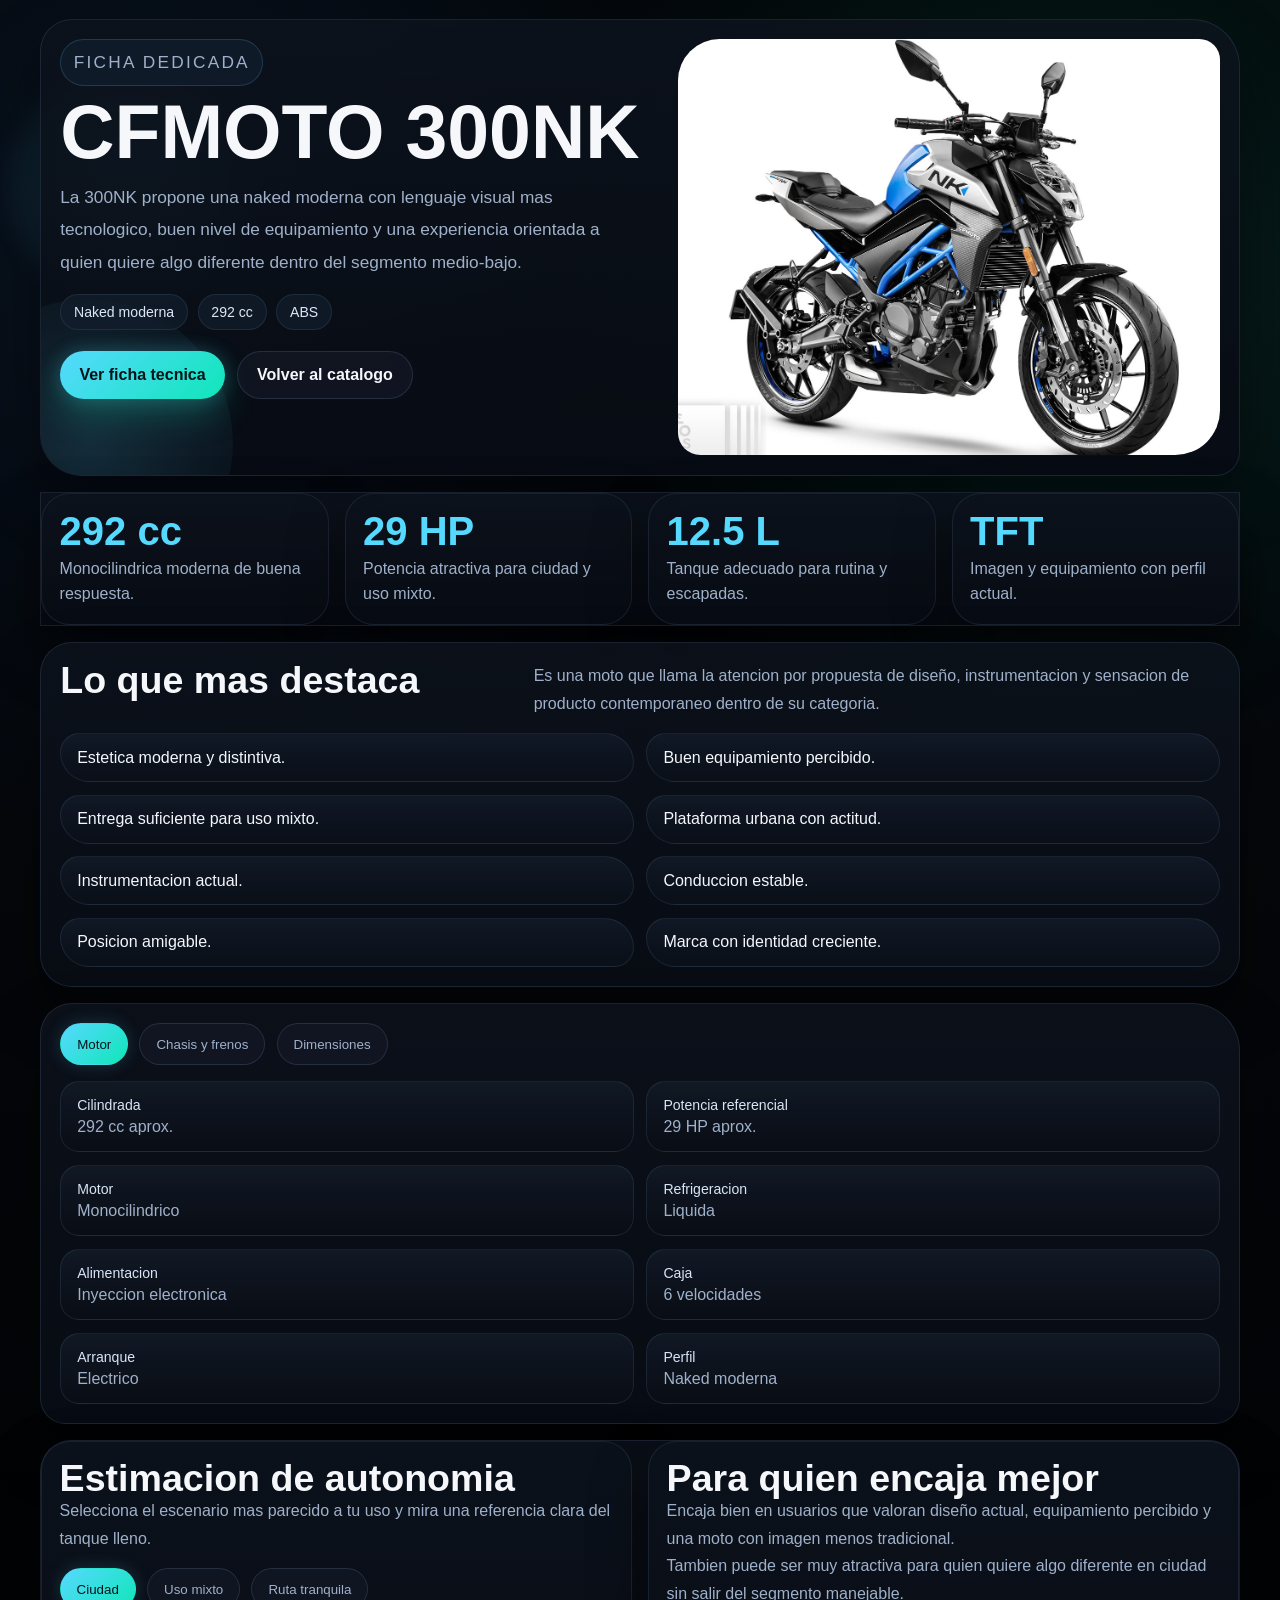
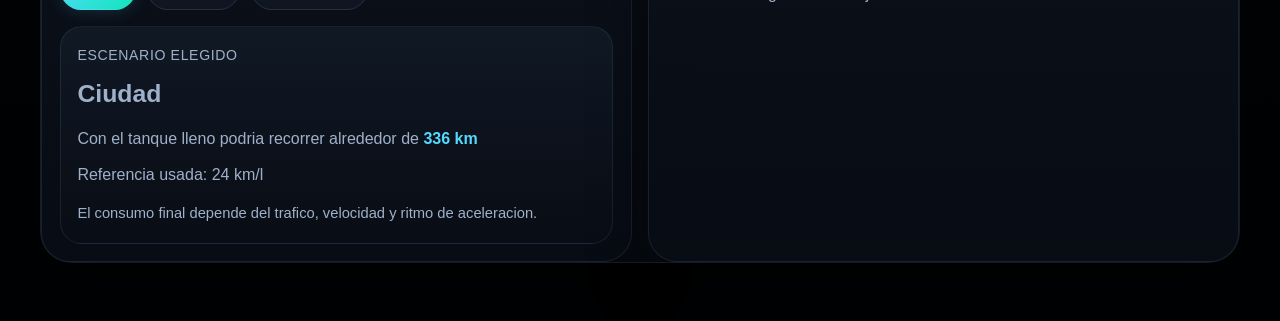
<file: pages/cfmoto-300nk.html>
<!doctype html>
<html lang="es">
    <head><meta charset="UTF-8" /><meta name="viewport" content="width=device-width, initial-scale=1.0" /><title>CFMOTO 300NK | MOTOCORE</title><link rel="stylesheet" href="../assets/css/model-detail.css" /></head>
    <body>
        <main class="model-page">
            <header class="hero"><div class="hero-content"><p class="eyebrow">Ficha dedicada</p><h1>CFMOTO 300NK</h1><p>La 300NK propone una naked moderna con lenguaje visual mas tecnologico, buen nivel de equipamiento y una experiencia orientada a quien quiere algo diferente dentro del segmento medio-bajo.</p><div class="hero-meta"><span>Naked moderna</span><span>292 cc</span><span>ABS</span></div><div class="hero-actions"><a class="btn btn-primary" href="#ficha">Ver ficha tecnica</a><a class="btn btn-secondary" href="./catalogo.html">Volver al catalogo</a></div></div><figure class="hero-media"><img src="../assets/img/catologo/cfmoto-300nk.jpg" alt="CFMOTO 300NK vista lateral" /></figure></header>
            <section class="quick-specs" aria-label="Datos clave CFMOTO 300NK"><article class="quick-card"><h2>292 cc</h2><p>Monocilindrica moderna de buena respuesta.</p></article><article class="quick-card"><h2>29 HP</h2><p>Potencia atractiva para ciudad y uso mixto.</p></article><article class="quick-card"><h2>12.5 L</h2><p>Tanque adecuado para rutina y escapadas.</p></article><article class="quick-card"><h2>TFT</h2><p>Imagen y equipamiento con perfil actual.</p></article></section>
            <section class="feature-block" id="ficha"><div class="section-head"><h2>Lo que mas destaca</h2><p>Es una moto que llama la atencion por propuesta de diseño, instrumentacion y sensacion de producto contemporaneo dentro de su categoria.</p></div><ul class="feature-list"><li>Estetica moderna y distintiva.</li><li>Buen equipamiento percibido.</li><li>Entrega suficiente para uso mixto.</li><li>Plataforma urbana con actitud.</li><li>Instrumentacion actual.</li><li>Conduccion estable.</li><li>Posicion amigable.</li><li>Marca con identidad creciente.</li></ul></section>
            <section class="tabs-section" aria-label="Especificaciones tecnicas detalladas"><div class="tab-buttons" role="tablist" aria-label="Categorias de especificaciones"><button class="tab-btn is-active" type="button" data-tab="motor">Motor</button><button class="tab-btn" type="button" data-tab="chasis">Chasis y frenos</button><button class="tab-btn" type="button" data-tab="dimensiones">Dimensiones</button></div><div class="tab-panel is-active" data-panel="motor"><dl class="spec-grid"><div><dt>Cilindrada</dt><dd>292 cc aprox.</dd></div><div><dt>Potencia referencial</dt><dd>29 HP aprox.</dd></div><div><dt>Motor</dt><dd>Monocilindrico</dd></div><div><dt>Refrigeracion</dt><dd>Liquida</dd></div><div><dt>Alimentacion</dt><dd>Inyeccion electronica</dd></div><div><dt>Caja</dt><dd>6 velocidades</dd></div><div><dt>Arranque</dt><dd>Electrico</dd></div><div><dt>Perfil</dt><dd>Naked moderna</dd></div></dl></div><div class="tab-panel" data-panel="chasis"><dl class="spec-grid"><div><dt>Freno delantero</dt><dd>Disco con ABS</dd></div><div><dt>Freno trasero</dt><dd>Disco con ABS</dd></div><div><dt>Suspension delantera</dt><dd>Horquilla invertida</dd></div><div><dt>Suspension trasera</dt><dd>Monoshock</dd></div><div><dt>Transmision final</dt><dd>Cadena</dd></div><div><dt>Neumaticos</dt><dd>Street sport</dd></div><div><dt>Conduccion</dt><dd>Agil y actual</dd></div><div><dt>Uso</dt><dd>Ciudad y salidas cortas</dd></div></dl></div><div class="tab-panel" data-panel="dimensiones"><dl class="spec-grid"><div><dt>Tanque</dt><dd>12.5 litros aprox.</dd></div><div><dt>Peso</dt><dd>Competitivo para el segmento</dd></div><div><dt>Asiento</dt><dd>Altura media</dd></div><div><dt>Postura</dt><dd>Natural</dd></div><div><dt>Ciudad</dt><dd>Muy util</dd></div><div><dt>Ruta</dt><dd>Adecuada</dd></div><div><dt>Aprendizaje</dt><dd>Buena progresion</dd></div><div><dt>Enfoque</dt><dd>Tecnologia y estilo</dd></div></dl></div></section>
            <section class="tools" aria-label="Herramientas rapidas"><article class="tool-card"><h2>Estimacion de autonomia</h2><p>Selecciona el escenario mas parecido a tu uso y mira una referencia clara del tanque lleno.</p><div class="autonomy-scenarios" role="tablist" aria-label="Escenarios de autonomia"><button class="scenario-btn is-active" type="button" data-km-l="24" data-label="Ciudad">Ciudad</button><button class="scenario-btn" type="button" data-km-l="28" data-label="Uso mixto">Uso mixto</button><button class="scenario-btn" type="button" data-km-l="31" data-label="Ruta tranquila">Ruta tranquila</button></div><div class="autonomy-summary"><p class="summary-label">Escenario elegido</p><p class="summary-value" id="autonomy-mode">Ciudad</p><p class="result-row">Con el tanque lleno podria recorrer alrededor de <strong id="autonomia">336 km</strong></p><p class="value-row">Referencia usada: <span id="consumo-valor">24 km/l</span></p><p class="range-note">El consumo final depende del trafico, velocidad y ritmo de aceleracion.</p></div></article><article class="tool-card info-card"><h2>Para quien encaja mejor</h2><p>Encaja bien en usuarios que valoran diseño actual, equipamiento percibido y una moto con imagen menos tradicional.</p><p>Tambien puede ser muy atractiva para quien quiere algo diferente en ciudad sin salir del segmento manejable.</p></article></section>
        </main>
        <script src="../assets/js/model-detail.js"></script>
    </body>
</html>
</file>
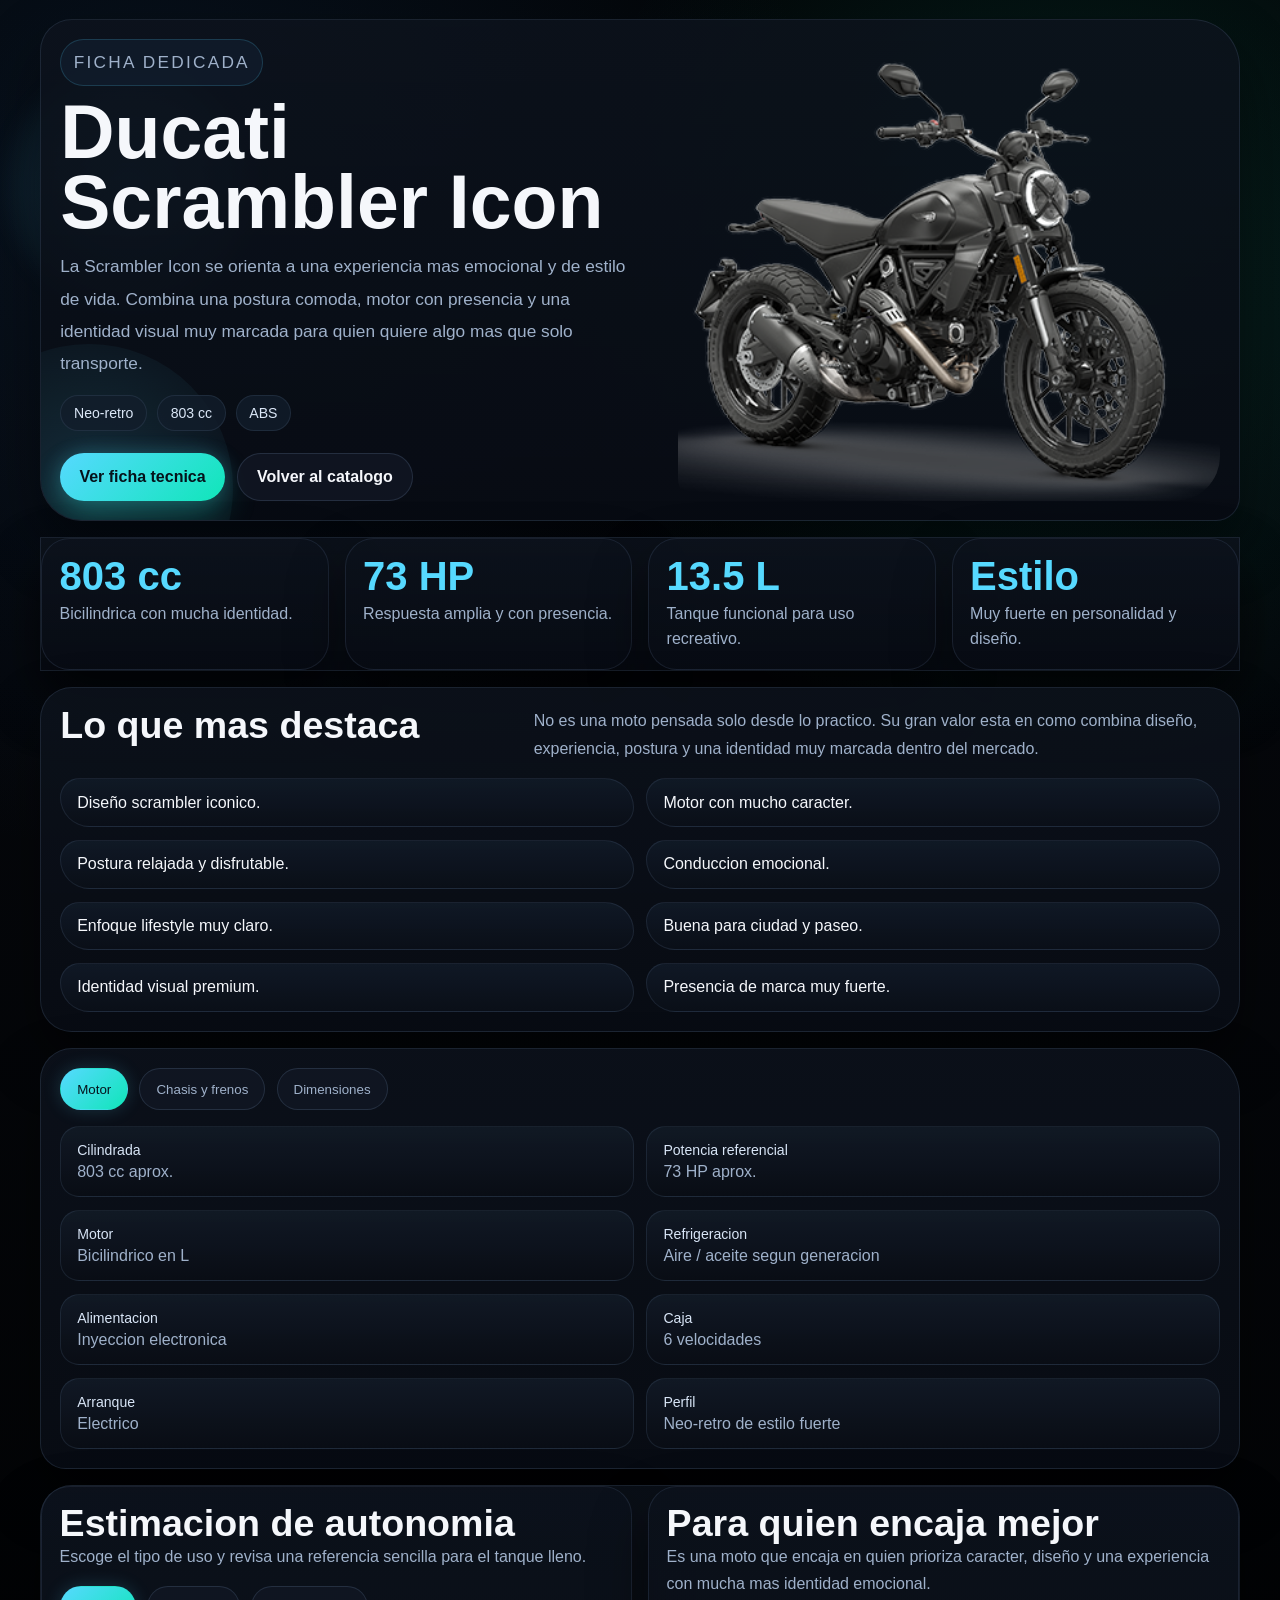
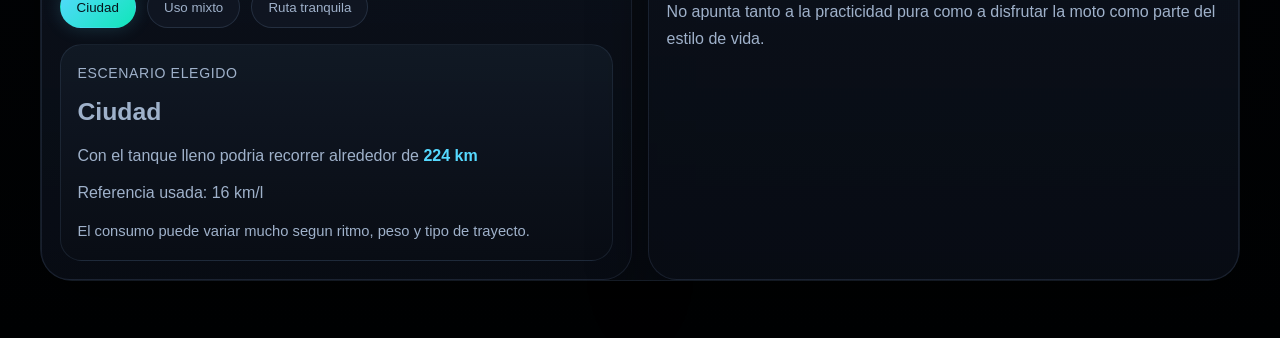
<file: pages/ducati-scrambler-icon.html>
<!doctype html>
<html lang="es">
    <head><meta charset="UTF-8" /><meta name="viewport" content="width=device-width, initial-scale=1.0" /><title>Ducati Scrambler Icon | MOTOCORE</title><link rel="stylesheet" href="../assets/css/model-detail.css" /></head>
    <body>
        <main class="model-page">
            <header class="hero"><div class="hero-content"><p class="eyebrow">Ficha dedicada</p><h1>Ducati Scrambler Icon</h1><p>La Scrambler Icon se orienta a una experiencia mas emocional y de estilo de vida. Combina una postura comoda, motor con presencia y una identidad visual muy marcada para quien quiere algo mas que solo transporte.</p><div class="hero-meta"><span>Neo-retro</span><span>803 cc</span><span>ABS</span></div><div class="hero-actions"><a class="btn btn-primary" href="#ficha">Ver ficha tecnica</a><a class="btn btn-secondary" href="./catalogo.html">Volver al catalogo</a></div></div><figure class="hero-media"><img src="../assets/img/catologo/ducati-scrambler-r.png" alt="Ducati Scrambler Icon vista lateral" /></figure></header>
            <section class="quick-specs" aria-label="Datos clave Ducati Scrambler Icon"><article class="quick-card"><h2>803 cc</h2><p>Bicilindrica con mucha identidad.</p></article><article class="quick-card"><h2>73 HP</h2><p>Respuesta amplia y con presencia.</p></article><article class="quick-card"><h2>13.5 L</h2><p>Tanque funcional para uso recreativo.</p></article><article class="quick-card"><h2>Estilo</h2><p>Muy fuerte en personalidad y diseño.</p></article></section>
            <section class="feature-block" id="ficha"><div class="section-head"><h2>Lo que mas destaca</h2><p>No es una moto pensada solo desde lo practico. Su gran valor esta en como combina diseño, experiencia, postura y una identidad muy marcada dentro del mercado.</p></div><ul class="feature-list"><li>Diseño scrambler iconico.</li><li>Motor con mucho caracter.</li><li>Postura relajada y disfrutable.</li><li>Conduccion emocional.</li><li>Enfoque lifestyle muy claro.</li><li>Buena para ciudad y paseo.</li><li>Identidad visual premium.</li><li>Presencia de marca muy fuerte.</li></ul></section>
            <section class="tabs-section" aria-label="Especificaciones tecnicas detalladas"><div class="tab-buttons" role="tablist" aria-label="Categorias de especificaciones"><button class="tab-btn is-active" type="button" data-tab="motor">Motor</button><button class="tab-btn" type="button" data-tab="chasis">Chasis y frenos</button><button class="tab-btn" type="button" data-tab="dimensiones">Dimensiones</button></div><div class="tab-panel is-active" data-panel="motor"><dl class="spec-grid"><div><dt>Cilindrada</dt><dd>803 cc aprox.</dd></div><div><dt>Potencia referencial</dt><dd>73 HP aprox.</dd></div><div><dt>Motor</dt><dd>Bicilindrico en L</dd></div><div><dt>Refrigeracion</dt><dd>Aire / aceite segun generacion</dd></div><div><dt>Alimentacion</dt><dd>Inyeccion electronica</dd></div><div><dt>Caja</dt><dd>6 velocidades</dd></div><div><dt>Arranque</dt><dd>Electrico</dd></div><div><dt>Perfil</dt><dd>Neo-retro de estilo fuerte</dd></div></dl></div><div class="tab-panel" data-panel="chasis"><dl class="spec-grid"><div><dt>Freno delantero</dt><dd>Disco con ABS</dd></div><div><dt>Freno trasero</dt><dd>Disco con ABS</dd></div><div><dt>Suspension delantera</dt><dd>Horquilla invertida / telescopica segun version</dd></div><div><dt>Suspension trasera</dt><dd>Monoshock</dd></div><div><dt>Transmision final</dt><dd>Cadena</dd></div><div><dt>Neumaticos</dt><dd>Street / scrambler</dd></div><div><dt>Conduccion</dt><dd>Relajada con mucho caracter</dd></div><div><dt>Uso</dt><dd>Ciudad premium y paseo</dd></div></dl></div><div class="tab-panel" data-panel="dimensiones"><dl class="spec-grid"><div><dt>Tanque</dt><dd>13.5 litros aprox.</dd></div><div><dt>Peso</dt><dd>Mas lleno que una naked media</dd></div><div><dt>Asiento</dt><dd>Altura media</dd></div><div><dt>Postura</dt><dd>Comoda y dominante</dd></div><div><dt>Ciudad</dt><dd>Posible, aunque no es su unica prioridad</dd></div><div><dt>Ruta</dt><dd>Muy disfrutable</dd></div><div><dt>Aprendizaje</dt><dd>No es la opcion mas basica</dd></div><div><dt>Enfoque</dt><dd>Estilo y experiencia</dd></div></dl></div></section>
            <section class="tools" aria-label="Herramientas rapidas"><article class="tool-card"><h2>Estimacion de autonomia</h2><p>Escoge el tipo de uso y revisa una referencia sencilla para el tanque lleno.</p><div class="autonomy-scenarios" role="tablist" aria-label="Escenarios de autonomia"><button class="scenario-btn is-active" type="button" data-km-l="16" data-label="Ciudad">Ciudad</button><button class="scenario-btn" type="button" data-km-l="19" data-label="Uso mixto">Uso mixto</button><button class="scenario-btn" type="button" data-km-l="22" data-label="Ruta tranquila">Ruta tranquila</button></div><div class="autonomy-summary"><p class="summary-label">Escenario elegido</p><p class="summary-value" id="autonomy-mode">Ciudad</p><p class="result-row">Con el tanque lleno podria recorrer alrededor de <strong id="autonomia">224 km</strong></p><p class="value-row">Referencia usada: <span id="consumo-valor">16 km/l</span></p><p class="range-note">El consumo puede variar mucho segun ritmo, peso y tipo de trayecto.</p></div></article><article class="tool-card info-card"><h2>Para quien encaja mejor</h2><p>Es una moto que encaja en quien prioriza caracter, diseño y una experiencia con mucha mas identidad emocional.</p><p>No apunta tanto a la practicidad pura como a disfrutar la moto como parte del estilo de vida.</p></article></section>
        </main>
        <script src="../assets/js/model-detail.js"></script>
    </body>
</html>
</file>
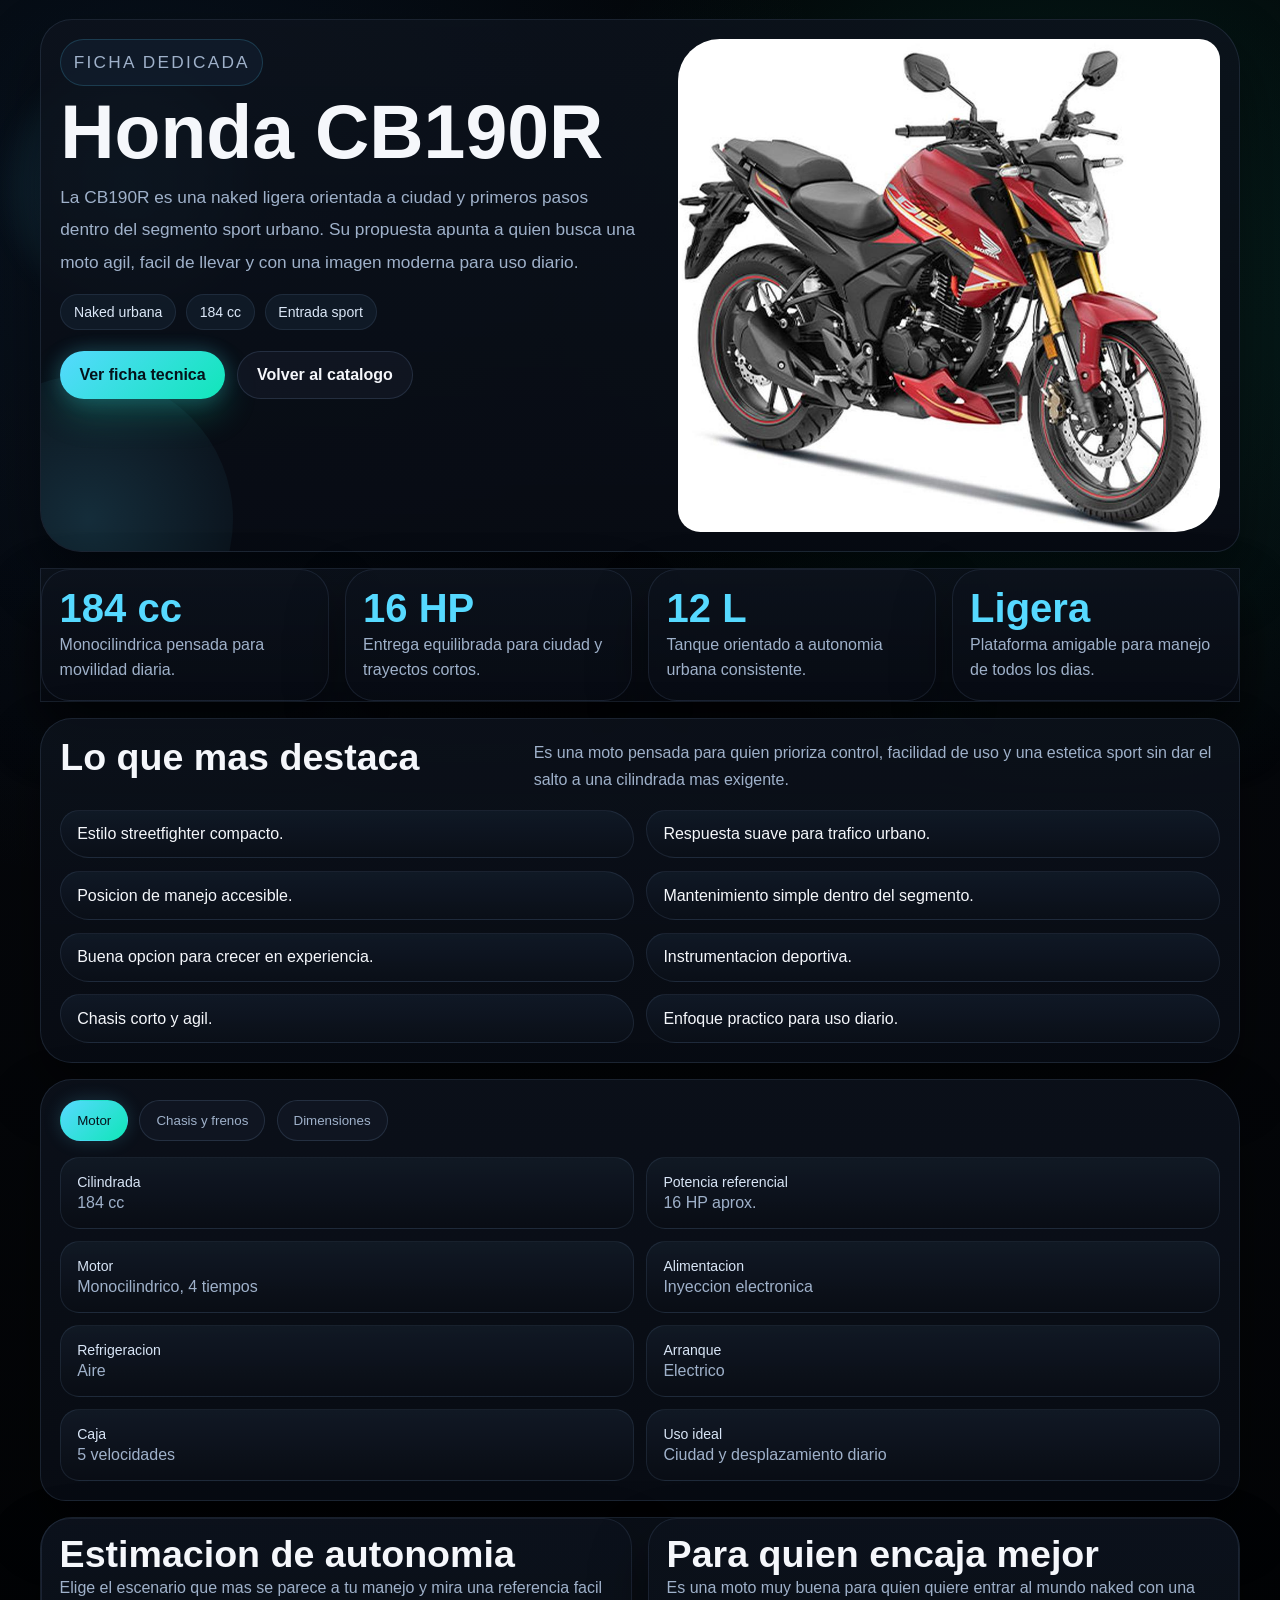
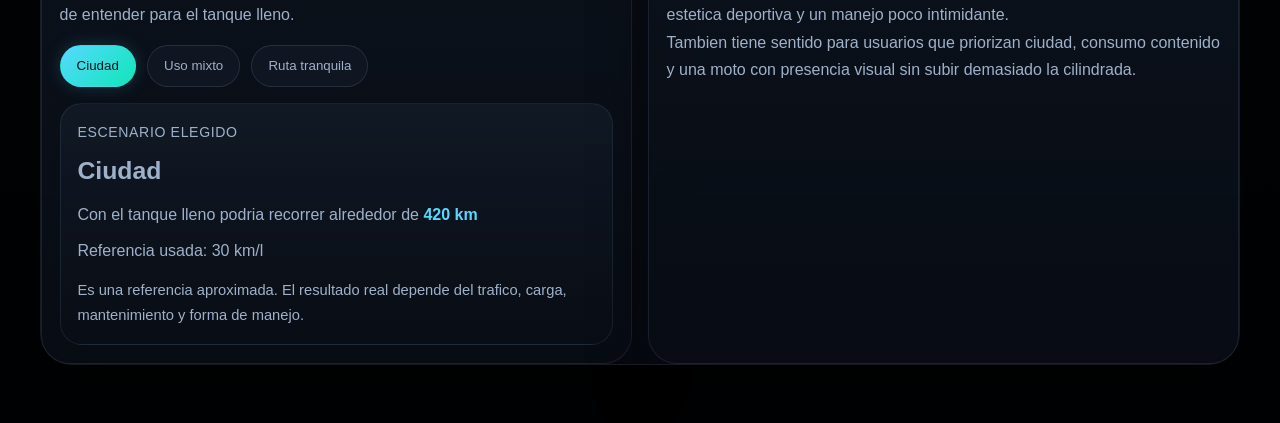
<file: pages/honda-cb190r.html>
<!doctype html>
<html lang="es">
    <head>
        <meta charset="UTF-8" />
        <meta name="viewport" content="width=device-width, initial-scale=1.0" />
        <title>Honda CB190R | MOTOCORE</title>
        <link rel="stylesheet" href="../assets/css/model-detail.css" />
    </head>
    <body>
        <main class="model-page">
            <header class="hero">
                <div class="hero-content">
                    <p class="eyebrow">Ficha dedicada</p>
                    <h1>Honda CB190R</h1>
                    <p>
                        La CB190R es una naked ligera orientada a ciudad y primeros pasos dentro del segmento sport
                        urbano. Su propuesta apunta a quien busca una moto agil, facil de llevar y con una imagen
                        moderna para uso diario.
                    </p>
                    <div class="hero-meta">
                        <span>Naked urbana</span>
                        <span>184 cc</span>
                        <span>Entrada sport</span>
                    </div>
                    <div class="hero-actions">
                        <a class="btn btn-primary" href="#ficha">Ver ficha tecnica</a>
                        <a class="btn btn-secondary" href="./catalogo.html">Volver al catalogo</a>
                    </div>
                </div>
                <figure class="hero-media">
                    <img src="../assets/img/catologo/honda-cb190r.jpg" alt="Honda CB190R vista lateral" />
                </figure>
            </header>

            <section class="quick-specs" aria-label="Datos clave Honda CB190R">
                <article class="quick-card"><h2>184 cc</h2><p>Monocilindrica pensada para movilidad diaria.</p></article>
                <article class="quick-card"><h2>16 HP</h2><p>Entrega equilibrada para ciudad y trayectos cortos.</p></article>
                <article class="quick-card"><h2>12 L</h2><p>Tanque orientado a autonomia urbana consistente.</p></article>
                <article class="quick-card"><h2>Ligera</h2><p>Plataforma amigable para manejo de todos los dias.</p></article>
            </section>

            <section class="feature-block" id="ficha">
                <div class="section-head">
                    <h2>Lo que mas destaca</h2>
                    <p>Es una moto pensada para quien prioriza control, facilidad de uso y una estetica sport sin dar el salto a una cilindrada mas exigente.</p>
                </div>
                <ul class="feature-list">
                    <li>Estilo streetfighter compacto.</li>
                    <li>Respuesta suave para trafico urbano.</li>
                    <li>Posicion de manejo accesible.</li>
                    <li>Mantenimiento simple dentro del segmento.</li>
                    <li>Buena opcion para crecer en experiencia.</li>
                    <li>Instrumentacion deportiva.</li>
                    <li>Chasis corto y agil.</li>
                    <li>Enfoque practico para uso diario.</li>
                </ul>
            </section>

            <section class="tabs-section" aria-label="Especificaciones tecnicas detalladas">
                <div class="tab-buttons" role="tablist" aria-label="Categorias de especificaciones">
                    <button class="tab-btn is-active" type="button" data-tab="motor">Motor</button>
                    <button class="tab-btn" type="button" data-tab="chasis">Chasis y frenos</button>
                    <button class="tab-btn" type="button" data-tab="dimensiones">Dimensiones</button>
                </div>
                <div class="tab-panel is-active" data-panel="motor">
                    <dl class="spec-grid">
                        <div><dt>Cilindrada</dt><dd>184 cc</dd></div>
                        <div><dt>Potencia referencial</dt><dd>16 HP aprox.</dd></div>
                        <div><dt>Motor</dt><dd>Monocilindrico, 4 tiempos</dd></div>
                        <div><dt>Alimentacion</dt><dd>Inyeccion electronica</dd></div>
                        <div><dt>Refrigeracion</dt><dd>Aire</dd></div>
                        <div><dt>Arranque</dt><dd>Electrico</dd></div>
                        <div><dt>Caja</dt><dd>5 velocidades</dd></div>
                        <div><dt>Uso ideal</dt><dd>Ciudad y desplazamiento diario</dd></div>
                    </dl>
                </div>
                <div class="tab-panel" data-panel="chasis">
                    <dl class="spec-grid">
                        <div><dt>Freno delantero</dt><dd>Disco</dd></div>
                        <div><dt>Freno trasero</dt><dd>Disco</dd></div>
                        <div><dt>Suspension delantera</dt><dd>Horquilla telescopica</dd></div>
                        <div><dt>Suspension trasera</dt><dd>Monoshock</dd></div>
                        <div><dt>Transmision final</dt><dd>Cadena</dd></div>
                        <div><dt>Neumatico delantero</dt><dd>Perfil sport urbano</dd></div>
                        <div><dt>Neumatico trasero</dt><dd>Perfil sport urbano</dd></div>
                        <div><dt>Enfoque</dt><dd>Manejo facil y giro agil</dd></div>
                    </dl>
                </div>
                <div class="tab-panel" data-panel="dimensiones">
                    <dl class="spec-grid">
                        <div><dt>Tanque</dt><dd>12 litros aprox.</dd></div>
                        <div><dt>Peso</dt><dd>Ligero para su categoria</dd></div>
                        <div><dt>Asiento</dt><dd>Altura accesible</dd></div>
                        <div><dt>Postura</dt><dd>Levemente deportiva</dd></div>
                        <div><dt>Ciudad</dt><dd>Muy conveniente</dd></div>
                        <div><dt>Ruta corta</dt><dd>Adecuada</dd></div>
                        <div><dt>Aprendizaje</dt><dd>Buena opcion</dd></div>
                        <div><dt>Perfil</dt><dd>Entrada sport</dd></div>
                    </dl>
                </div>
            </section>

            <section class="tools" aria-label="Herramientas rapidas">
                <article class="tool-card">
                    <h2>Estimacion de autonomia</h2>
                    <p>Elige el escenario que mas se parece a tu manejo y mira una referencia facil de entender para el tanque lleno.</p>
                    <div class="autonomy-scenarios" role="tablist" aria-label="Escenarios de autonomia">
                        <button class="scenario-btn is-active" type="button" data-km-l="30" data-label="Ciudad">Ciudad</button>
                        <button class="scenario-btn" type="button" data-km-l="34" data-label="Uso mixto">Uso mixto</button>
                        <button class="scenario-btn" type="button" data-km-l="38" data-label="Ruta tranquila">Ruta tranquila</button>
                    </div>
                    <div class="autonomy-summary">
                        <p class="summary-label">Escenario elegido</p>
                        <p class="summary-value" id="autonomy-mode">Ciudad</p>
                        <p class="result-row">Con el tanque lleno podria recorrer alrededor de <strong id="autonomia">420 km</strong></p>
                        <p class="value-row">Referencia usada: <span id="consumo-valor">30 km/l</span></p>
                        <p class="range-note">Es una referencia aproximada. El resultado real depende del trafico, carga, mantenimiento y forma de manejo.</p>
                    </div>
                </article>
                <article class="tool-card info-card">
                    <h2>Para quien encaja mejor</h2>
                    <p>Es una moto muy buena para quien quiere entrar al mundo naked con una estetica deportiva y un manejo poco intimidante.</p>
                    <p>Tambien tiene sentido para usuarios que priorizan ciudad, consumo contenido y una moto con presencia visual sin subir demasiado la cilindrada.</p>
                </article>
            </section>
        </main>
        <script src="../assets/js/model-detail.js"></script>
    </body>
</html>
</file>
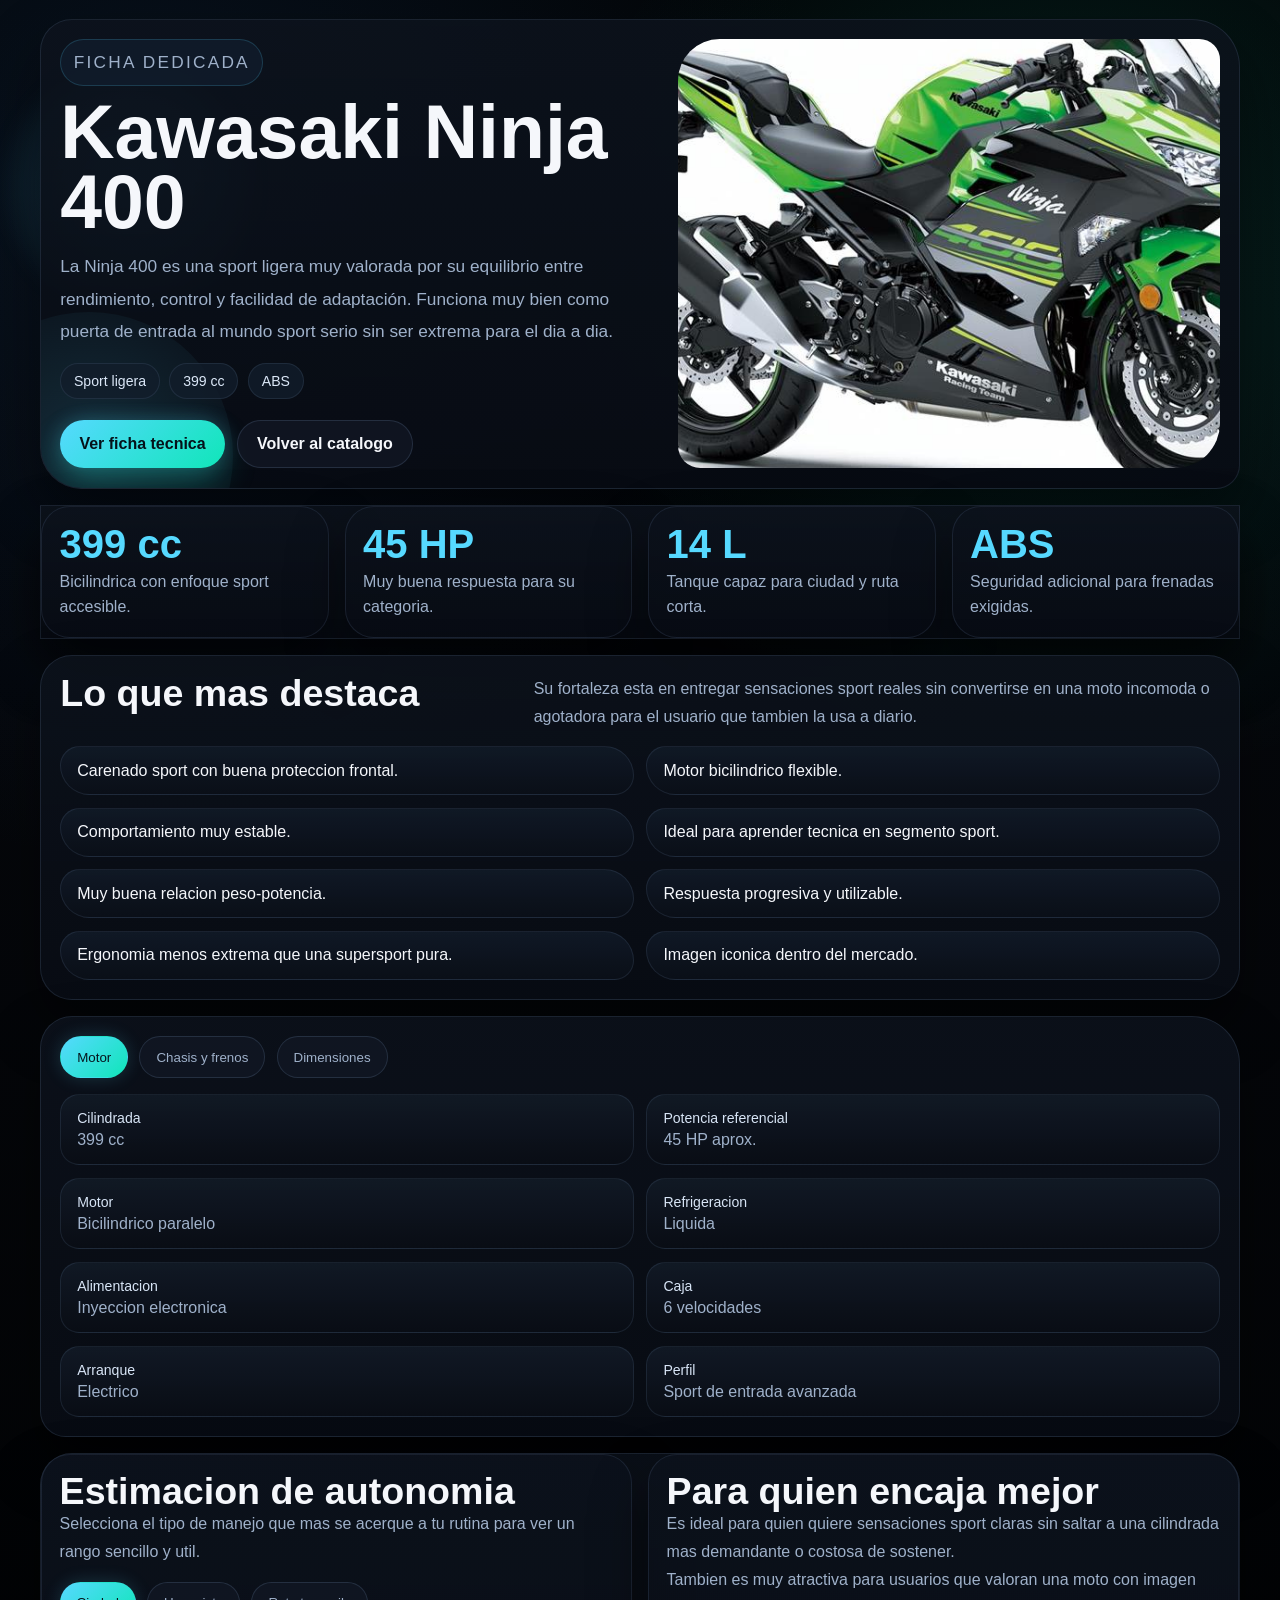
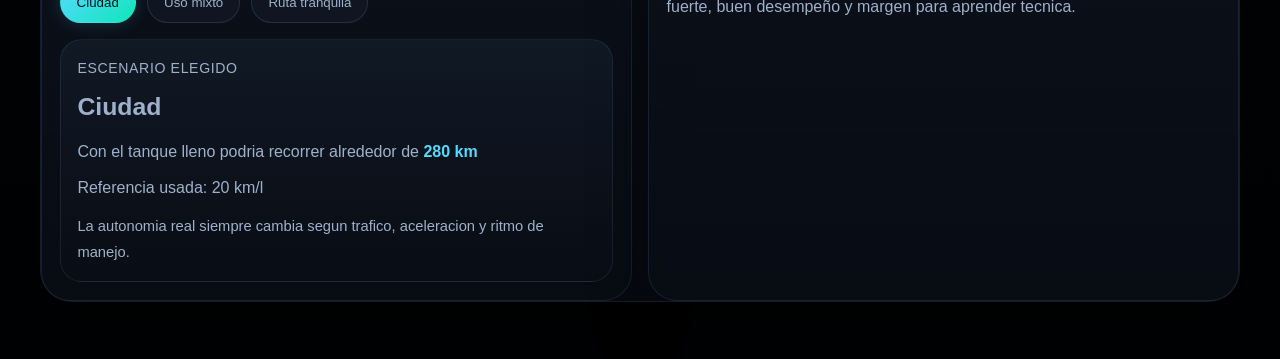
<file: pages/kawasaki-ninja400.html>
<!doctype html>
<html lang="es">
    <head>
        <meta charset="UTF-8" />
        <meta name="viewport" content="width=device-width, initial-scale=1.0" />
        <title>Kawasaki Ninja 400 | MOTOCORE</title>
        <link rel="stylesheet" href="../assets/css/model-detail.css" />
    </head>
    <body>
        <main class="model-page">
            <header class="hero">
                <div class="hero-content">
                    <p class="eyebrow">Ficha dedicada</p>
                    <h1>Kawasaki Ninja 400</h1>
                    <p>La Ninja 400 es una sport ligera muy valorada por su equilibrio entre rendimiento, control y facilidad de adaptación. Funciona muy bien como puerta de entrada al mundo sport serio sin ser extrema para el dia a dia.</p>
                    <div class="hero-meta"><span>Sport ligera</span><span>399 cc</span><span>ABS</span></div>
                    <div class="hero-actions">
                        <a class="btn btn-primary" href="#ficha">Ver ficha tecnica</a>
                        <a class="btn btn-secondary" href="./catalogo.html">Volver al catalogo</a>
                    </div>
                </div>
                <figure class="hero-media"><img src="../assets/img/catologo/kawasaki-ninja400.jpeg" alt="Kawasaki Ninja 400 vista lateral" /></figure>
            </header>
            <section class="quick-specs" aria-label="Datos clave Kawasaki Ninja 400">
                <article class="quick-card"><h2>399 cc</h2><p>Bicilindrica con enfoque sport accesible.</p></article>
                <article class="quick-card"><h2>45 HP</h2><p>Muy buena respuesta para su categoria.</p></article>
                <article class="quick-card"><h2>14 L</h2><p>Tanque capaz para ciudad y ruta corta.</p></article>
                <article class="quick-card"><h2>ABS</h2><p>Seguridad adicional para frenadas exigidas.</p></article>
            </section>
            <section class="feature-block" id="ficha">
                <div class="section-head"><h2>Lo que mas destaca</h2><p>Su fortaleza esta en entregar sensaciones sport reales sin convertirse en una moto incomoda o agotadora para el usuario que tambien la usa a diario.</p></div>
                <ul class="feature-list">
                    <li>Carenado sport con buena proteccion frontal.</li>
                    <li>Motor bicilindrico flexible.</li>
                    <li>Comportamiento muy estable.</li>
                    <li>Ideal para aprender tecnica en segmento sport.</li>
                    <li>Muy buena relacion peso-potencia.</li>
                    <li>Respuesta progresiva y utilizable.</li>
                    <li>Ergonomia menos extrema que una supersport pura.</li>
                    <li>Imagen iconica dentro del mercado.</li>
                </ul>
            </section>
            <section class="tabs-section" aria-label="Especificaciones tecnicas detalladas">
                <div class="tab-buttons" role="tablist" aria-label="Categorias de especificaciones">
                    <button class="tab-btn is-active" type="button" data-tab="motor">Motor</button>
                    <button class="tab-btn" type="button" data-tab="chasis">Chasis y frenos</button>
                    <button class="tab-btn" type="button" data-tab="dimensiones">Dimensiones</button>
                </div>
                <div class="tab-panel is-active" data-panel="motor"><dl class="spec-grid">
                    <div><dt>Cilindrada</dt><dd>399 cc</dd></div><div><dt>Potencia referencial</dt><dd>45 HP aprox.</dd></div><div><dt>Motor</dt><dd>Bicilindrico paralelo</dd></div><div><dt>Refrigeracion</dt><dd>Liquida</dd></div><div><dt>Alimentacion</dt><dd>Inyeccion electronica</dd></div><div><dt>Caja</dt><dd>6 velocidades</dd></div><div><dt>Arranque</dt><dd>Electrico</dd></div><div><dt>Perfil</dt><dd>Sport de entrada avanzada</dd></div>
                </dl></div>
                <div class="tab-panel" data-panel="chasis"><dl class="spec-grid">
                    <div><dt>Freno delantero</dt><dd>Disco con ABS</dd></div><div><dt>Freno trasero</dt><dd>Disco con ABS</dd></div><div><dt>Suspension delantera</dt><dd>Horquilla telescopica</dd></div><div><dt>Suspension trasera</dt><dd>Uni-Trak / monoshock</dd></div><div><dt>Transmision final</dt><dd>Cadena</dd></div><div><dt>Neumaticos</dt><dd>Configuracion sport</dd></div><div><dt>Conduccion</dt><dd>Precisa y estable</dd></div><div><dt>Uso</dt><dd>Ciudad y sport de fin de semana</dd></div>
                </dl></div>
                <div class="tab-panel" data-panel="dimensiones"><dl class="spec-grid">
                    <div><dt>Tanque</dt><dd>14 litros aprox.</dd></div><div><dt>Peso</dt><dd>Ligero dentro de su segmento</dd></div><div><dt>Asiento</dt><dd>Altura media</dd></div><div><dt>Postura</dt><dd>Sport, pero manejable</dd></div><div><dt>Ciudad</dt><dd>Posible con adaptacion</dd></div><div><dt>Ruta</dt><dd>Muy recomendable</dd></div><div><dt>Aprendizaje</dt><dd>Buena escuela sport</dd></div><div><dt>Mercado</dt><dd>Modelo muy popular</dd></div>
                </dl></div>
            </section>
            <section class="tools" aria-label="Herramientas rapidas">
                <article class="tool-card">
                    <h2>Estimacion de autonomia</h2>
                    <p>Selecciona el tipo de manejo que mas se acerque a tu rutina para ver un rango sencillo y util.</p>
                    <div class="autonomy-scenarios" role="tablist" aria-label="Escenarios de autonomia">
                        <button class="scenario-btn is-active" type="button" data-km-l="20" data-label="Ciudad">Ciudad</button>
                        <button class="scenario-btn" type="button" data-km-l="24" data-label="Uso mixto">Uso mixto</button>
                        <button class="scenario-btn" type="button" data-km-l="28" data-label="Ruta tranquila">Ruta tranquila</button>
                    </div>
                    <div class="autonomy-summary"><p class="summary-label">Escenario elegido</p><p class="summary-value" id="autonomy-mode">Ciudad</p><p class="result-row">Con el tanque lleno podria recorrer alrededor de <strong id="autonomia">280 km</strong></p><p class="value-row">Referencia usada: <span id="consumo-valor">20 km/l</span></p><p class="range-note">La autonomia real siempre cambia segun trafico, aceleracion y ritmo de manejo.</p></div>
                </article>
                <article class="tool-card info-card">
                    <h2>Para quien encaja mejor</h2>
                    <p>Es ideal para quien quiere sensaciones sport claras sin saltar a una cilindrada mas demandante o costosa de sostener.</p>
                    <p>Tambien es muy atractiva para usuarios que valoran una moto con imagen fuerte, buen desempeño y margen para aprender tecnica.</p>
                </article>
            </section>
        </main>
        <script src="../assets/js/model-detail.js"></script>
    </body>
</html>
</file>
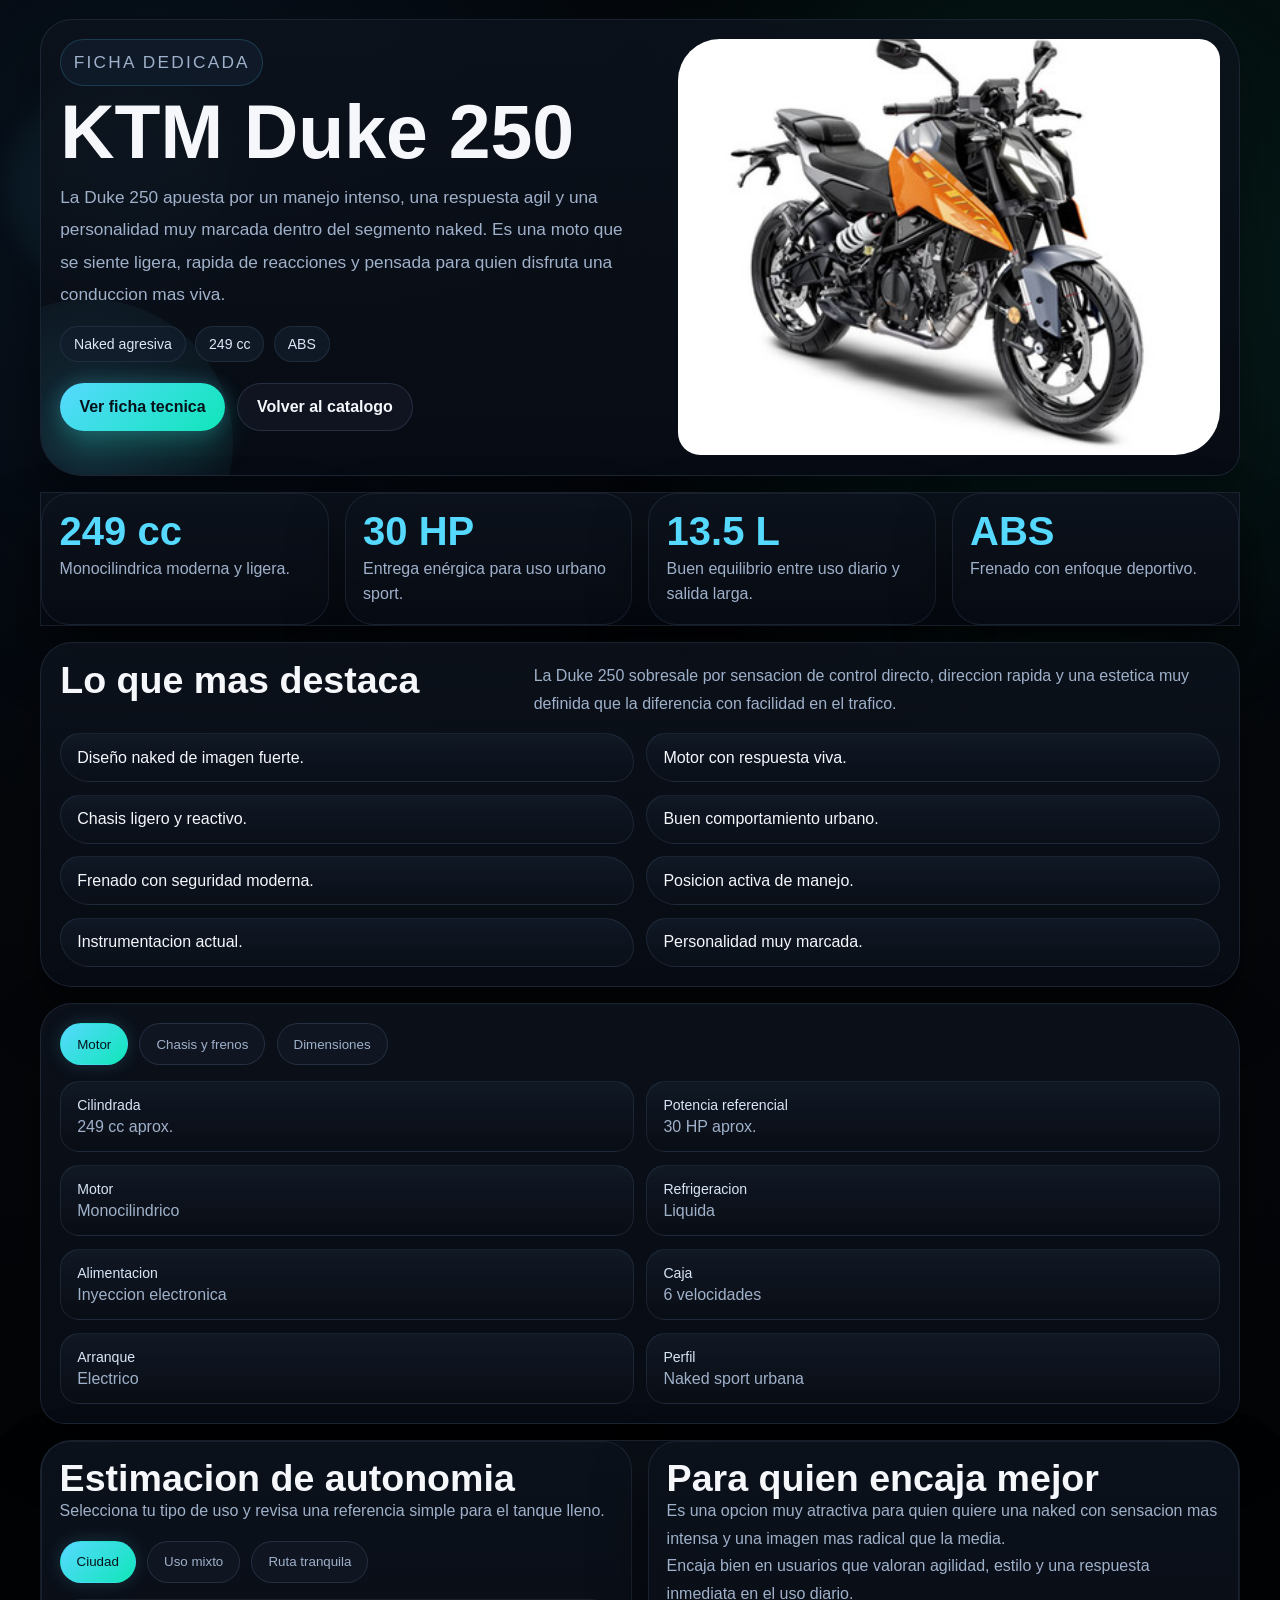
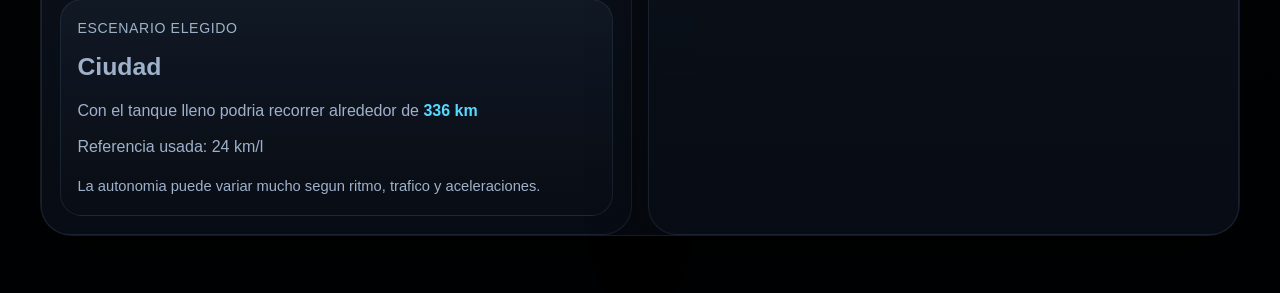
<file: pages/ktm-duke250.html>
<!doctype html>
<html lang="es">
    <head><meta charset="UTF-8" /><meta name="viewport" content="width=device-width, initial-scale=1.0" /><title>KTM Duke 250 | MOTOCORE</title><link rel="stylesheet" href="../assets/css/model-detail.css" /></head>
    <body>
        <main class="model-page">
            <header class="hero">
                <div class="hero-content"><p class="eyebrow">Ficha dedicada</p><h1>KTM Duke 250</h1><p>La Duke 250 apuesta por un manejo intenso, una respuesta agil y una personalidad muy marcada dentro del segmento naked. Es una moto que se siente ligera, rapida de reacciones y pensada para quien disfruta una conduccion mas viva.</p><div class="hero-meta"><span>Naked agresiva</span><span>249 cc</span><span>ABS</span></div><div class="hero-actions"><a class="btn btn-primary" href="#ficha">Ver ficha tecnica</a><a class="btn btn-secondary" href="./catalogo.html">Volver al catalogo</a></div></div>
                <figure class="hero-media"><img src="../assets/img/catologo/ktm-duke250.jpg" alt="KTM Duke 250 vista lateral" /></figure>
            </header>
            <section class="quick-specs" aria-label="Datos clave KTM Duke 250"><article class="quick-card"><h2>249 cc</h2><p>Monocilindrica moderna y ligera.</p></article><article class="quick-card"><h2>30 HP</h2><p>Entrega enérgica para uso urbano sport.</p></article><article class="quick-card"><h2>13.5 L</h2><p>Buen equilibrio entre uso diario y salida larga.</p></article><article class="quick-card"><h2>ABS</h2><p>Frenado con enfoque deportivo.</p></article></section>
            <section class="feature-block" id="ficha"><div class="section-head"><h2>Lo que mas destaca</h2><p>La Duke 250 sobresale por sensacion de control directo, direccion rapida y una estetica muy definida que la diferencia con facilidad en el trafico.</p></div><ul class="feature-list"><li>Diseño naked de imagen fuerte.</li><li>Motor con respuesta viva.</li><li>Chasis ligero y reactivo.</li><li>Buen comportamiento urbano.</li><li>Frenado con seguridad moderna.</li><li>Posicion activa de manejo.</li><li>Instrumentacion actual.</li><li>Personalidad muy marcada.</li></ul></section>
            <section class="tabs-section" aria-label="Especificaciones tecnicas detalladas"><div class="tab-buttons" role="tablist" aria-label="Categorias de especificaciones"><button class="tab-btn is-active" type="button" data-tab="motor">Motor</button><button class="tab-btn" type="button" data-tab="chasis">Chasis y frenos</button><button class="tab-btn" type="button" data-tab="dimensiones">Dimensiones</button></div>
                <div class="tab-panel is-active" data-panel="motor"><dl class="spec-grid"><div><dt>Cilindrada</dt><dd>249 cc aprox.</dd></div><div><dt>Potencia referencial</dt><dd>30 HP aprox.</dd></div><div><dt>Motor</dt><dd>Monocilindrico</dd></div><div><dt>Refrigeracion</dt><dd>Liquida</dd></div><div><dt>Alimentacion</dt><dd>Inyeccion electronica</dd></div><div><dt>Caja</dt><dd>6 velocidades</dd></div><div><dt>Arranque</dt><dd>Electrico</dd></div><div><dt>Perfil</dt><dd>Naked sport urbana</dd></div></dl></div>
                <div class="tab-panel" data-panel="chasis"><dl class="spec-grid"><div><dt>Freno delantero</dt><dd>Disco con ABS</dd></div><div><dt>Freno trasero</dt><dd>Disco con ABS</dd></div><div><dt>Suspension delantera</dt><dd>Horquilla invertida</dd></div><div><dt>Suspension trasera</dt><dd>Monoshock</dd></div><div><dt>Transmision final</dt><dd>Cadena</dd></div><div><dt>Neumaticos</dt><dd>Configuracion street sport</dd></div><div><dt>Conduccion</dt><dd>Rapida y muy agil</dd></div><div><dt>Uso</dt><dd>Ciudad y salidas cortas</dd></div></dl></div>
                <div class="tab-panel" data-panel="dimensiones"><dl class="spec-grid"><div><dt>Tanque</dt><dd>13.5 litros aprox.</dd></div><div><dt>Peso</dt><dd>Contenido para su cilindrada</dd></div><div><dt>Asiento</dt><dd>Altura media</dd></div><div><dt>Postura</dt><dd>Activa y ligeramente agresiva</dd></div><div><dt>Ciudad</dt><dd>Muy conveniente</dd></div><div><dt>Ruta</dt><dd>Adecuada</dd></div><div><dt>Aprendizaje</dt><dd>Para quien ya quiere algo mas vivo</dd></div><div><dt>Caracter</dt><dd>Marcadamente deportivo</dd></div></dl></div>
            </section>
            <section class="tools" aria-label="Herramientas rapidas"><article class="tool-card"><h2>Estimacion de autonomia</h2><p>Selecciona tu tipo de uso y revisa una referencia simple para el tanque lleno.</p><div class="autonomy-scenarios" role="tablist" aria-label="Escenarios de autonomia"><button class="scenario-btn is-active" type="button" data-km-l="24" data-label="Ciudad">Ciudad</button><button class="scenario-btn" type="button" data-km-l="28" data-label="Uso mixto">Uso mixto</button><button class="scenario-btn" type="button" data-km-l="32" data-label="Ruta tranquila">Ruta tranquila</button></div><div class="autonomy-summary"><p class="summary-label">Escenario elegido</p><p class="summary-value" id="autonomy-mode">Ciudad</p><p class="result-row">Con el tanque lleno podria recorrer alrededor de <strong id="autonomia">336 km</strong></p><p class="value-row">Referencia usada: <span id="consumo-valor">24 km/l</span></p><p class="range-note">La autonomia puede variar mucho segun ritmo, trafico y aceleraciones.</p></div></article><article class="tool-card info-card"><h2>Para quien encaja mejor</h2><p>Es una opcion muy atractiva para quien quiere una naked con sensacion mas intensa y una imagen mas radical que la media.</p><p>Encaja bien en usuarios que valoran agilidad, estilo y una respuesta inmediata en el uso diario.</p></article></section>
        </main>
        <script src="../assets/js/model-detail.js"></script>
    </body>
</html>
</file>
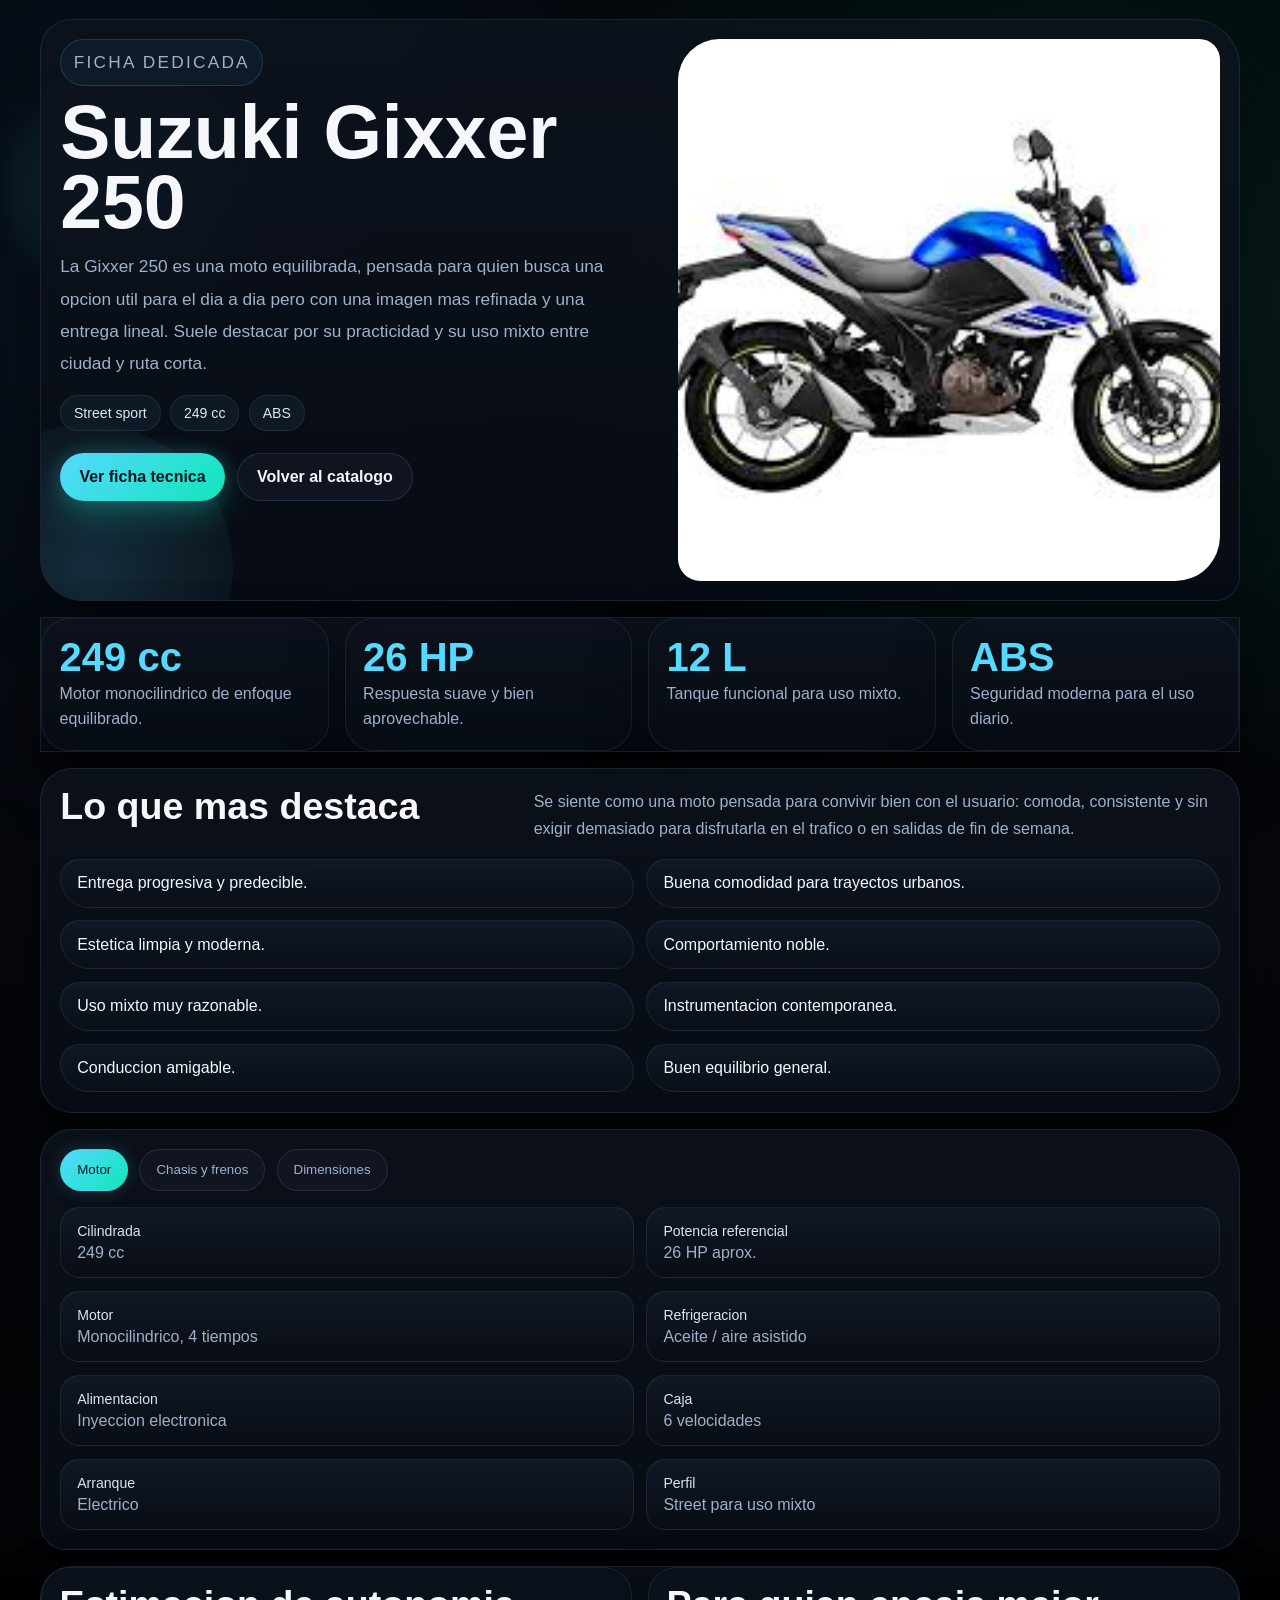
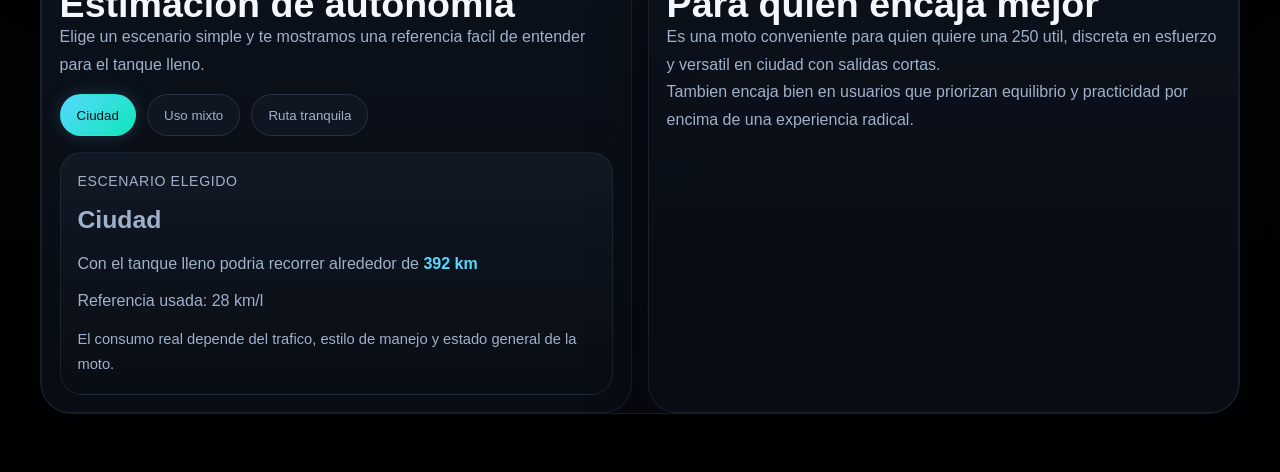
<file: pages/suzuki-gixxer250.html>
<!doctype html>
<html lang="es">
    <head><meta charset="UTF-8" /><meta name="viewport" content="width=device-width, initial-scale=1.0" /><title>Suzuki Gixxer 250 | MOTOCORE</title><link rel="stylesheet" href="../assets/css/model-detail.css" /></head>
    <body>
        <main class="model-page">
            <header class="hero"><div class="hero-content"><p class="eyebrow">Ficha dedicada</p><h1>Suzuki Gixxer 250</h1><p>La Gixxer 250 es una moto equilibrada, pensada para quien busca una opcion util para el dia a dia pero con una imagen mas refinada y una entrega lineal. Suele destacar por su practicidad y su uso mixto entre ciudad y ruta corta.</p><div class="hero-meta"><span>Street sport</span><span>249 cc</span><span>ABS</span></div><div class="hero-actions"><a class="btn btn-primary" href="#ficha">Ver ficha tecnica</a><a class="btn btn-secondary" href="./catalogo.html">Volver al catalogo</a></div></div><figure class="hero-media"><img src="../assets/img/catologo/susuki-gixxer250.jpeg" alt="Suzuki Gixxer 250 vista lateral" /></figure></header>
            <section class="quick-specs" aria-label="Datos clave Suzuki Gixxer 250"><article class="quick-card"><h2>249 cc</h2><p>Motor monocilindrico de enfoque equilibrado.</p></article><article class="quick-card"><h2>26 HP</h2><p>Respuesta suave y bien aprovechable.</p></article><article class="quick-card"><h2>12 L</h2><p>Tanque funcional para uso mixto.</p></article><article class="quick-card"><h2>ABS</h2><p>Seguridad moderna para el uso diario.</p></article></section>
            <section class="feature-block" id="ficha"><div class="section-head"><h2>Lo que mas destaca</h2><p>Se siente como una moto pensada para convivir bien con el usuario: comoda, consistente y sin exigir demasiado para disfrutarla en el trafico o en salidas de fin de semana.</p></div><ul class="feature-list"><li>Entrega progresiva y predecible.</li><li>Buena comodidad para trayectos urbanos.</li><li>Estetica limpia y moderna.</li><li>Comportamiento noble.</li><li>Uso mixto muy razonable.</li><li>Instrumentacion contemporanea.</li><li>Conduccion amigable.</li><li>Buen equilibrio general.</li></ul></section>
            <section class="tabs-section" aria-label="Especificaciones tecnicas detalladas"><div class="tab-buttons" role="tablist" aria-label="Categorias de especificaciones"><button class="tab-btn is-active" type="button" data-tab="motor">Motor</button><button class="tab-btn" type="button" data-tab="chasis">Chasis y frenos</button><button class="tab-btn" type="button" data-tab="dimensiones">Dimensiones</button></div><div class="tab-panel is-active" data-panel="motor"><dl class="spec-grid"><div><dt>Cilindrada</dt><dd>249 cc</dd></div><div><dt>Potencia referencial</dt><dd>26 HP aprox.</dd></div><div><dt>Motor</dt><dd>Monocilindrico, 4 tiempos</dd></div><div><dt>Refrigeracion</dt><dd>Aceite / aire asistido</dd></div><div><dt>Alimentacion</dt><dd>Inyeccion electronica</dd></div><div><dt>Caja</dt><dd>6 velocidades</dd></div><div><dt>Arranque</dt><dd>Electrico</dd></div><div><dt>Perfil</dt><dd>Street para uso mixto</dd></div></dl></div><div class="tab-panel" data-panel="chasis"><dl class="spec-grid"><div><dt>Freno delantero</dt><dd>Disco con ABS</dd></div><div><dt>Freno trasero</dt><dd>Disco</dd></div><div><dt>Suspension delantera</dt><dd>Horquilla telescopica</dd></div><div><dt>Suspension trasera</dt><dd>Monoshock</dd></div><div><dt>Transmision final</dt><dd>Cadena</dd></div><div><dt>Neumaticos</dt><dd>Uso street</dd></div><div><dt>Conduccion</dt><dd>Suave y estable</dd></div><div><dt>Uso</dt><dd>Ciudad y ruta corta</dd></div></dl></div><div class="tab-panel" data-panel="dimensiones"><dl class="spec-grid"><div><dt>Tanque</dt><dd>12 litros aprox.</dd></div><div><dt>Peso</dt><dd>Manejable para el segmento</dd></div><div><dt>Asiento</dt><dd>Altura equilibrada</dd></div><div><dt>Postura</dt><dd>Comoda y levemente sport</dd></div><div><dt>Ciudad</dt><dd>Muy conveniente</dd></div><div><dt>Ruta</dt><dd>Adecuada</dd></div><div><dt>Aprendizaje</dt><dd>Buena opcion progresiva</dd></div><div><dt>Enfoque</dt><dd>Equilibrio general</dd></div></dl></div></section>
            <section class="tools" aria-label="Herramientas rapidas"><article class="tool-card"><h2>Estimacion de autonomia</h2><p>Elige un escenario simple y te mostramos una referencia facil de entender para el tanque lleno.</p><div class="autonomy-scenarios" role="tablist" aria-label="Escenarios de autonomia"><button class="scenario-btn is-active" type="button" data-km-l="28" data-label="Ciudad">Ciudad</button><button class="scenario-btn" type="button" data-km-l="32" data-label="Uso mixto">Uso mixto</button><button class="scenario-btn" type="button" data-km-l="36" data-label="Ruta tranquila">Ruta tranquila</button></div><div class="autonomy-summary"><p class="summary-label">Escenario elegido</p><p class="summary-value" id="autonomy-mode">Ciudad</p><p class="result-row">Con el tanque lleno podria recorrer alrededor de <strong id="autonomia">392 km</strong></p><p class="value-row">Referencia usada: <span id="consumo-valor">28 km/l</span></p><p class="range-note">El consumo real depende del trafico, estilo de manejo y estado general de la moto.</p></div></article><article class="tool-card info-card"><h2>Para quien encaja mejor</h2><p>Es una moto conveniente para quien quiere una 250 util, discreta en esfuerzo y versatil en ciudad con salidas cortas.</p><p>Tambien encaja bien en usuarios que priorizan equilibrio y practicidad por encima de una experiencia radical.</p></article></section>
        </main>
        <script src="../assets/js/model-detail.js"></script>
    </body>
</html>
</file>
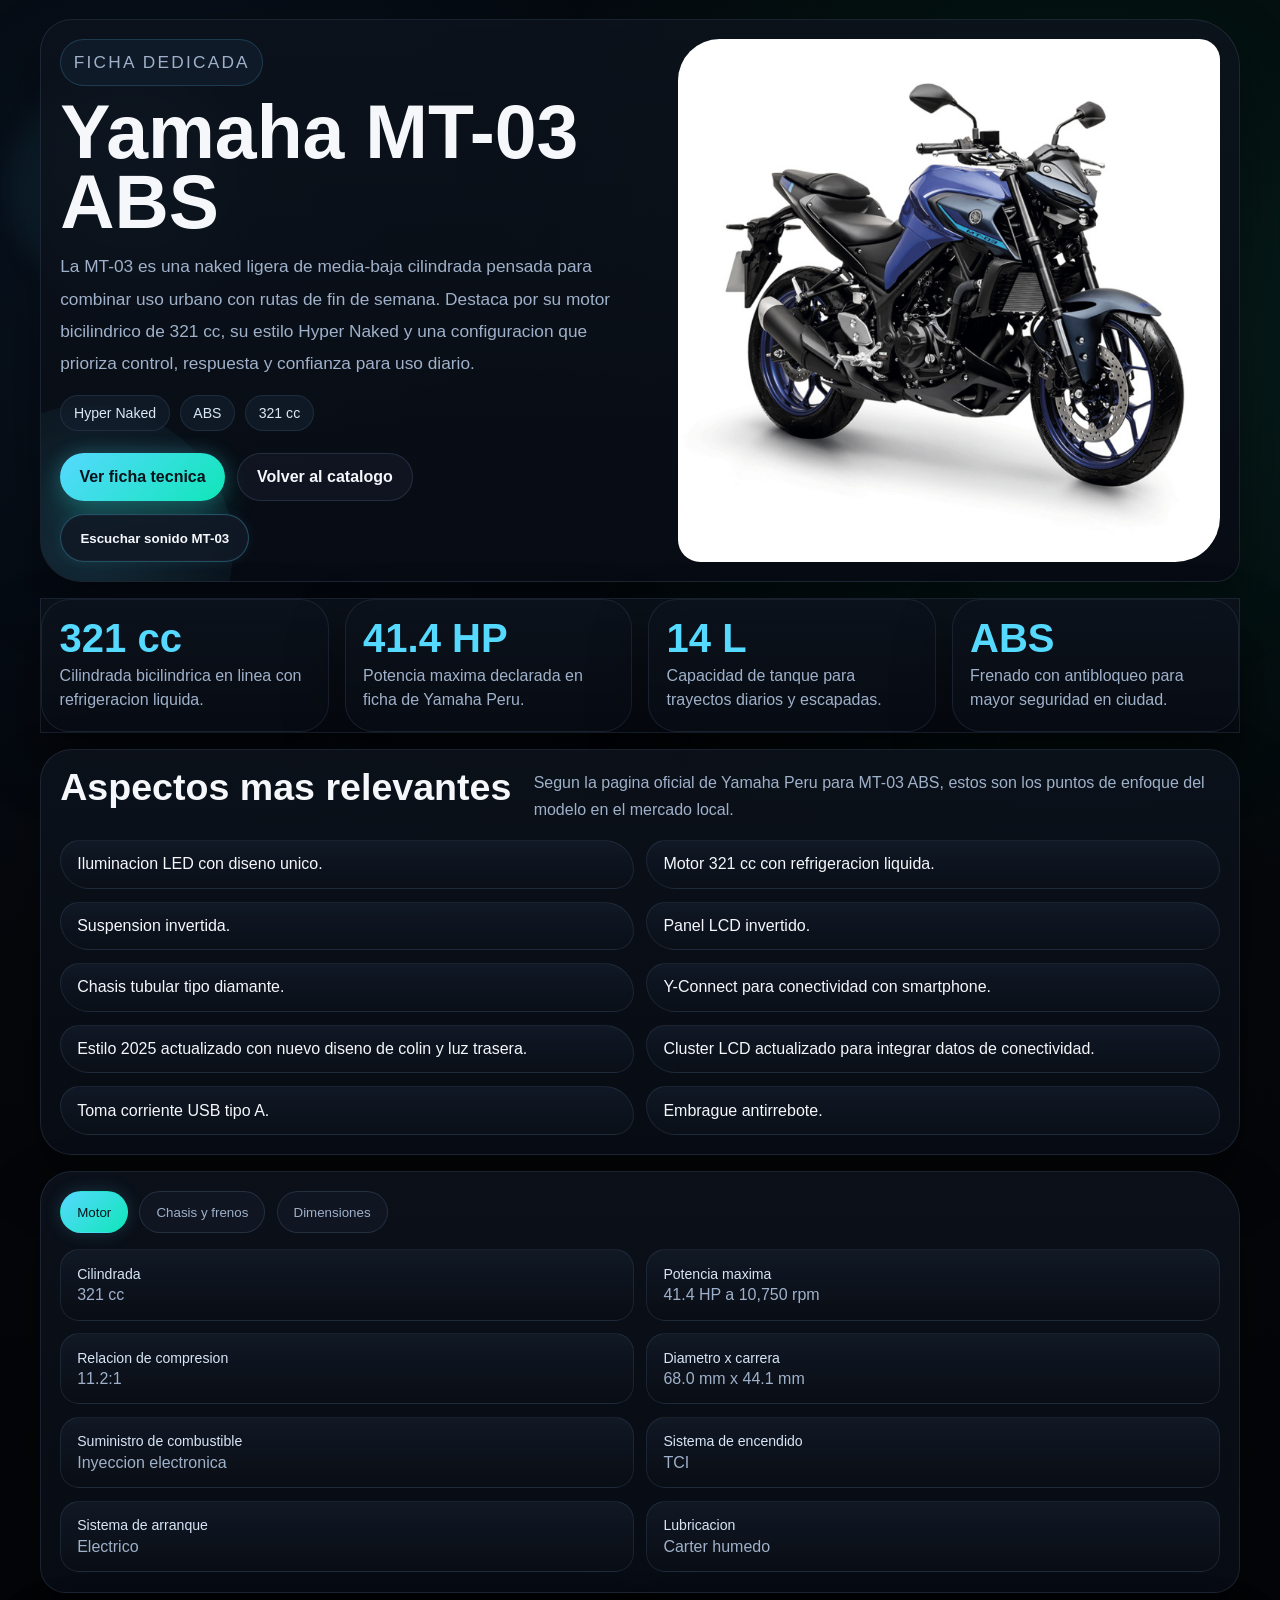
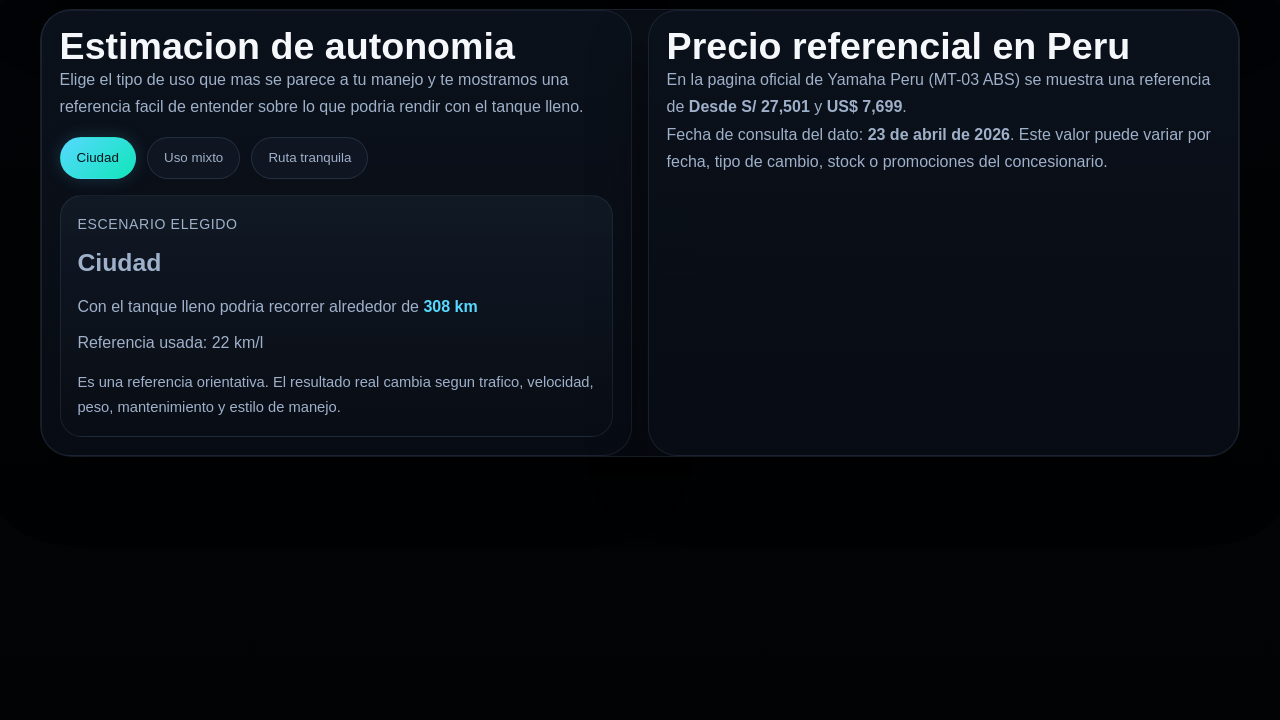
<file: pages/yamaha-mt03.html>
<!doctype html>
<html lang="es">
    <head>
        <meta charset="UTF-8" />
        <meta name="viewport" content="width=device-width, initial-scale=1.0" />
        <title>Yamaha MT-03 | MOTOCORE</title>
        <link rel="stylesheet" href="../assets/css/model-detail.css" />
    </head>
    <body>
        <main class="model-page">
            <header class="hero">
                <div class="hero-content">
                    <p class="eyebrow">Ficha dedicada</p>
                    <h1>Yamaha MT-03 ABS</h1>
                    <p>
                        La MT-03 es una naked ligera de media-baja cilindrada pensada para combinar uso urbano con rutas
                        de fin de semana. Destaca por su motor bicilindrico de 321 cc, su estilo Hyper Naked y una
                        configuracion que prioriza control, respuesta y confianza para uso diario.
                    </p>
                    <div class="hero-meta">
                        <span>Hyper Naked</span>
                        <span>ABS</span>
                        <span>321 cc</span>
                    </div>
                    <div class="hero-actions">
                        <a class="btn btn-primary" href="#ficha">Ver ficha tecnica</a>
                        <a class="btn btn-secondary" href="./catalogo.html">Volver al catalogo</a>
                    </div>
                    <button id="sound-toggle" class="btn btn-sound" type="button">Escuchar sonido MT-03</button>
                </div>
                <figure class="hero-media">
                    <img src="../assets/img/catologo/yamaha-mt03.jpg" alt="Yamaha MT-03 vista lateral" />
                </figure>
                <audio id="mt03-audio" src="../assets/sound/mt03-sound.mp3" preload="auto"></audio>
            </header>

            <section class="quick-specs" aria-label="Datos clave Yamaha MT-03">
                <article class="quick-card">
                    <h2>321 cc</h2>
                    <p>Cilindrada bicilindrica en linea con refrigeracion liquida.</p>
                </article>
                <article class="quick-card">
                    <h2>41.4 HP</h2>
                    <p>Potencia maxima declarada en ficha de Yamaha Peru.</p>
                </article>
                <article class="quick-card">
                    <h2>14 L</h2>
                    <p>Capacidad de tanque para trayectos diarios y escapadas.</p>
                </article>
                <article class="quick-card">
                    <h2>ABS</h2>
                    <p>Frenado con antibloqueo para mayor seguridad en ciudad.</p>
                </article>
            </section>

            <section class="feature-block" id="ficha">
                <div class="section-head">
                    <h2>Aspectos mas relevantes</h2>
                    <p>
                        Segun la pagina oficial de Yamaha Peru para MT-03 ABS, estos son los puntos de enfoque del
                        modelo en el mercado local.
                    </p>
                </div>
                <ul class="feature-list">
                    <li>Iluminacion LED con diseno unico.</li>
                    <li>Motor 321 cc con refrigeracion liquida.</li>
                    <li>Suspension invertida.</li>
                    <li>Panel LCD invertido.</li>
                    <li>Chasis tubular tipo diamante.</li>
                    <li>Y-Connect para conectividad con smartphone.</li>
                    <li>Estilo 2025 actualizado con nuevo diseno de colin y luz trasera.</li>
                    <li>Cluster LCD actualizado para integrar datos de conectividad.</li>
                    <li>Toma corriente USB tipo A.</li>
                    <li>Embrague antirrebote.</li>
                </ul>
            </section>

            <section class="tabs-section" aria-label="Especificaciones tecnicas detalladas">
                <div class="tab-buttons" role="tablist" aria-label="Categorias de especificaciones">
                    <button class="tab-btn is-active" type="button" data-tab="motor">Motor</button>
                    <button class="tab-btn" type="button" data-tab="chasis">Chasis y frenos</button>
                    <button class="tab-btn" type="button" data-tab="dimensiones">Dimensiones</button>
                </div>

                <div class="tab-panel is-active" data-panel="motor">
                    <dl class="spec-grid">
                        <div><dt>Cilindrada</dt><dd>321 cc</dd></div>
                        <div><dt>Potencia maxima</dt><dd>41.4 HP a 10,750 rpm</dd></div>
                        <div><dt>Relacion de compresion</dt><dd>11.2:1</dd></div>
                        <div><dt>Diametro x carrera</dt><dd>68.0 mm x 44.1 mm</dd></div>
                        <div><dt>Suministro de combustible</dt><dd>Inyeccion electronica</dd></div>
                        <div><dt>Sistema de encendido</dt><dd>TCI</dd></div>
                        <div><dt>Sistema de arranque</dt><dd>Electrico</dd></div>
                        <div><dt>Lubricacion</dt><dd>Carter humedo</dd></div>
                    </dl>
                </div>

                <div class="tab-panel" data-panel="chasis">
                    <dl class="spec-grid">
                        <div><dt>Freno delantero</dt><dd>Disco hidraulico 298 mm con ABS</dd></div>
                        <div><dt>Freno trasero</dt><dd>Disco hidraulico 220 mm con ABS</dd></div>
                        <div><dt>Suspension delantera</dt><dd>Horquilla invertida KYB 37 mm</dd></div>
                        <div><dt>Suspension trasera</dt><dd>Monoshock ajustable (7 posiciones)</dd></div>
                        <div><dt>Neumatico delantero</dt><dd>110/70R17</dd></div>
                        <div><dt>Neumatico trasero</dt><dd>140/70R17</dd></div>
                        <div><dt>Transmision</dt><dd>6 velocidades</dd></div>
                        <div><dt>Embrague</dt><dd>Asistido y antirrebote</dd></div>
                    </dl>
                </div>

                <div class="tab-panel" data-panel="dimensiones">
                    <dl class="spec-grid">
                        <div><dt>Altura del asiento</dt><dd>30.7 in (aprox. 780 mm)</dd></div>
                        <div><dt>Peso en orden de marcha</dt><dd>373 lb (aprox. 169 kg)</dd></div>
                        <div><dt>Distancia entre ejes</dt><dd>54.3 in (aprox. 1,379 mm)</dd></div>
                        <div><dt>Distancia al suelo</dt><dd>6.3 in (aprox. 160 mm)</dd></div>
                        <div><dt>Capacidad de combustible</dt><dd>3.7 gal / 14 litros</dd></div>
                        <div><dt>Consumo estimado</dt><dd>62 mpg (aprox. 26.4 km/l)</dd></div>
                        <div><dt>Largo x ancho x alto</dt><dd>82.3 x 29.7 x 42.1 in</dd></div>
                        <div><dt>Angulo de avance</dt><dd>25 grados</dd></div>
                    </dl>
                </div>
            </section>

            <section class="tools" aria-label="Herramientas rapidas">
                <article class="tool-card">
                    <h2>Estimacion de autonomia</h2>
                    <p>
                        Elige el tipo de uso que mas se parece a tu manejo y te mostramos una referencia facil de
                        entender sobre lo que podria rendir con el tanque lleno.
                    </p>
                    <div class="autonomy-scenarios" role="tablist" aria-label="Escenarios de autonomia">
                        <button class="scenario-btn is-active" type="button" data-km-l="22" data-label="Ciudad">
                            Ciudad
                        </button>
                        <button class="scenario-btn" type="button" data-km-l="26" data-label="Uso mixto">
                            Uso mixto
                        </button>
                        <button class="scenario-btn" type="button" data-km-l="30" data-label="Ruta tranquila">
                            Ruta tranquila
                        </button>
                    </div>
                    <div class="autonomy-summary">
                        <p class="summary-label">Escenario elegido</p>
                        <p class="summary-value" id="autonomy-mode">Uso mixto</p>
                        <p class="result-row">Con el tanque lleno podria recorrer alrededor de <strong id="autonomia">364 km</strong></p>
                        <p class="value-row">Referencia usada: <span id="consumo-valor">26 km/l</span></p>
                        <p class="range-note">
                            Es una referencia orientativa. El resultado real cambia segun trafico, velocidad, peso,
                            mantenimiento y estilo de manejo.
                        </p>
                    </div>
                </article>

                <article class="tool-card info-card">
                    <h2>Precio referencial en Peru</h2>
                    <p>
                        En la pagina oficial de Yamaha Peru (MT-03 ABS) se muestra una referencia de <strong>Desde S/
                        27,501</strong> y <strong>US$ 7,699</strong>.
                    </p>
                    <p>
                        Fecha de consulta del dato: <strong>23 de abril de 2026</strong>. Este valor puede variar por
                        fecha, tipo de cambio, stock o promociones del concesionario.
                    </p>
                </article>
            </section>

            <section class="sources" aria-label="Fuentes consultadas">
                <h2>Fuentes</h2>
                <ul>
                    <li>
                        <a href="https://www.yamaha-motor.com.pe/mt-03-600010" target="_blank" rel="noopener noreferrer"
                            >Yamaha Motor Peru - MT-03 ABS</a
                        >
                    </li>
                    <li>
                        <a href="https://yamahamotorsports.com/models/25-mt-03/specs" target="_blank" rel="noopener noreferrer"
                            >Yamaha Motorsports USA - 2025 MT-03 Specs</a
                        >
                    </li>
                    <li>
                        <a
                            href="https://www.yamahamotorsports.com/models/25-mt-03/features"
                            target="_blank"
                            rel="noopener noreferrer"
                            >Yamaha Motorsports USA - 2025 MT-03 Features</a
                        >
                    </li>
                </ul>
            </section>
        </main>

        <script src="../assets/js/model-detail.js"></script>
    </body>
</html>
</file>
<file: assets/css/style.css>
:root {
    --bg: #020304;
    --bg-soft: #090d14;
    --surface: rgba(11, 16, 25, 0.74);
    --surface-strong: rgba(16, 23, 35, 0.92);
    --surface-glass: rgba(24, 32, 46, 0.58);
    --border: rgba(96, 119, 153, 0.22);
    --text: #f5f7fb;
    --muted: #9db0c9;
    --accent: #56d9ff;
    --accent-2: #0de7b4;
    --shadow: 0 28px 60px rgba(0, 0, 0, 0.42);
}

* {
    box-sizing: border-box;
    margin: 0;
    padding: 0;
}

html {
    scroll-behavior: smooth;
}

body {
    min-height: 100vh;
    background-color: #020304;
    background:
        radial-gradient(circle at 10% 8%, rgba(35, 96, 162, 0.16) 0%, rgba(35, 96, 162, 0) 32%),
        radial-gradient(circle at 88% 12%, rgba(16, 222, 181, 0.12) 0%, rgba(16, 222, 181, 0) 30%),
        radial-gradient(circle at 50% 72%, rgba(52, 64, 122, 0.18) 0%, rgba(52, 64, 122, 0) 36%),
        linear-gradient(180deg, #030507 0%, #05070b 36%, #020304 100%);
    color: var(--text);
    font-family: "Avenir Next Condensed", "Trebuchet MS", "Segoe UI", sans-serif;
    padding: 1.4rem 1rem 3rem;
    overflow-x: hidden;
}

body::before {
    content: "";
    position: fixed;
    inset: 0 0 auto;
    width: var(--scroll-progress, 0%);
    height: 3px;
    z-index: 90;
    background: linear-gradient(90deg, var(--accent), var(--accent-2));
    box-shadow: 0 0 18px rgba(86, 217, 255, 0.7);
    pointer-events: none;
}

body::after {
    content: "";
    position: fixed;
    inset: 0;
    background-image:
        linear-gradient(rgba(255, 255, 255, 0.015) 1px, transparent 1px),
        linear-gradient(90deg, rgba(255, 255, 255, 0.015) 1px, transparent 1px);
    background-size: 42px 42px;
    mask-image: radial-gradient(circle at center, black 35%, transparent 85%);
    pointer-events: none;
    opacity: 0.38;
}

main {
    position: relative;
    width: min(1180px, 96%);
    margin: 0 auto;
    padding: 0.75rem;
}

main::before,
main::after {
    content: "";
    position: absolute;
    border-radius: 999px;
    filter: blur(14px);
    pointer-events: none;
    z-index: 0;
}

main::before {
    top: 5rem;
    left: -4rem;
    width: 15rem;
    height: 15rem;
    background: radial-gradient(circle, rgba(86, 217, 255, 0.18), rgba(86, 217, 255, 0));
}

main::after {
    right: -3rem;
    top: 38rem;
    width: 18rem;
    height: 18rem;
    background: radial-gradient(circle, rgba(13, 231, 180, 0.14), rgba(13, 231, 180, 0));
}

main section,
.hero {
    position: relative;
    z-index: 1;
    background: linear-gradient(180deg, rgba(13, 19, 30, 0.78), rgba(9, 13, 21, 0.92));
    border: 1px solid var(--border);
    box-shadow: var(--shadow);
    overflow: hidden;
}

.hero {
    display: grid;
    grid-template-columns: minmax(0, 1.15fr) minmax(320px, 0.85fr);
    gap: 1.2rem;
    padding: 1.2rem;
    border-radius: 2.2rem;
    margin-bottom: 1rem;
}

.hero::before {
    content: "";
    position: absolute;
    inset: auto auto -8rem -5rem;
    width: 20rem;
    height: 20rem;
    border-radius: 50%;
    background: radial-gradient(circle, rgba(86, 217, 255, 0.16), rgba(86, 217, 255, 0));
    pointer-events: none;
    z-index: 0;
}

.hero::after {
    content: "";
    position: absolute;
    inset: 1.2rem 1.2rem auto auto;
    width: 11rem;
    height: 11rem;
    border-radius: 38% 62% 65% 35% / 38% 46% 54% 62%;
    border: 1px solid rgba(120, 188, 255, 0.16);
    opacity: 0.8;
    pointer-events: none;
    z-index: 0;
}

.hero-top {
    grid-column: 1 / -1;
    display: flex;
    justify-content: space-between;
    align-items: center;
    flex-wrap: wrap;
    gap: 0.75rem;
    position: relative;
    z-index: 2;
}

.hero h1 {
    font-size: clamp(1.8rem, 5vw, 3rem);
    letter-spacing: 0.22rem;
    line-height: 1;
}

nav ul {
    list-style: none;
    display: flex;
    gap: 0.7rem;
}

nav a {
    display: inline-flex;
    align-items: center;
    justify-content: center;
    min-height: 2.75rem;
    padding: 0.5rem 1rem;
    text-decoration: none;
    color: var(--muted);
    background: rgba(17, 24, 36, 0.68);
    border: 1px solid rgba(112, 138, 174, 0.24);
    border-radius: 999px;
    transition:
        transform 0.24s ease,
        color 0.24s ease,
        box-shadow 0.24s ease,
        border-color 0.24s ease;
}

nav a:hover {
    color: var(--text);
    transform: translateY(-2px);
    border-color: rgba(86, 217, 255, 0.55);
    box-shadow:
        0 10px 22px rgba(0, 0, 0, 0.22),
        0 0 0 1px rgba(86, 217, 255, 0.15),
        0 0 18px rgba(86, 217, 255, 0.18);
}

.hero-content {
    display: flex;
    flex-direction: column;
    justify-content: center;
    padding: 0.4rem 0.3rem 0.7rem;
    position: relative;
    z-index: 2;
}

.eyebrow {
    display: inline-flex;
    align-items: center;
    gap: 0.5rem;
    width: fit-content;
    padding: 0.38rem 0.78rem;
    margin-bottom: 0.9rem;
    color: var(--accent);
    text-transform: uppercase;
    letter-spacing: 0.16rem;
    font-size: 0.72rem;
    border-radius: 999px;
    background: rgba(19, 32, 49, 0.72);
    border: 1px solid rgba(86, 217, 255, 0.2);
}

.hero-content h2 {
    max-width: 12ch;
    font-size: clamp(2.2rem, 6vw, 4.5rem);
    line-height: 0.94;
    margin-bottom: 1rem;
}

.hero-content p {
    max-width: 58ch;
    color: var(--muted);
    font-size: 1.02rem;
    line-height: 1.78;
}

.hero-actions {
    display: flex;
    flex-wrap: wrap;
    gap: 0.8rem;
    margin-top: 1.35rem;
}

.btn {
    position: relative;
    display: inline-flex;
    align-items: center;
    justify-content: center;
    min-height: 3rem;
    padding: 0.78rem 1.2rem;
    text-decoration: none;
    border-radius: 999px;
    font-weight: 700;
    letter-spacing: 0.02rem;
    transition:
        transform 0.24s ease,
        box-shadow 0.24s ease,
        filter 0.24s ease;
}

.btn:hover {
    transform: translateY(-3px) scale(1.01);
    filter: brightness(1.05);
}

.btn-primary {
    color: #06131d;
    background: linear-gradient(135deg, var(--accent), var(--accent-2));
    box-shadow:
        0 16px 34px rgba(20, 220, 190, 0.24),
        0 0 22px rgba(86, 217, 255, 0.24);
}

.btn-secondary {
    color: var(--text);
    border: 1px solid rgba(117, 139, 172, 0.3);
    background: rgba(18, 24, 37, 0.78);
    box-shadow: inset 0 0 0 1px rgba(255, 255, 255, 0.02);
}

.hero-media {
    position: relative;
    min-height: 100%;
    border-radius: 2.4rem 1.2rem 2.8rem 1.2rem;
    overflow: hidden;
    isolation: isolate;
    z-index: 1;
}

.hero-media::before {
    content: "";
    position: absolute;
    inset: auto 1rem 1rem auto;
    width: 6rem;
    height: 6rem;
    border-radius: 50%;
    background: radial-gradient(circle, rgba(86, 217, 255, 0.48), rgba(86, 217, 255, 0));
    z-index: 2;
}

.hero-media img {
    width: 100%;
    height: 100%;
    min-height: 26rem;
    object-fit: cover;
    display: block;
    filter: saturate(1.06) contrast(1.02);
    transform: scale(1.04);
    transition: transform 0.6s ease;
}

.hero:hover .hero-media img {
    transform: scale(1.08) translateY(-4px);
}

.stats {
    display: grid;
    grid-template-columns: repeat(4, minmax(0, 1fr));
    gap: 1rem;
    margin-bottom: 1rem;
    padding: 0;
    background: transparent;
    border: 0;
    box-shadow: none;
    overflow: visible;
}

.stat-card {
    position: relative;
    padding: 1.1rem 1rem 1rem;
    border-radius: 1.8rem;
    background: linear-gradient(180deg, rgba(11, 17, 27, 0.72), rgba(8, 12, 19, 0.96));
    border: 1px solid rgba(88, 107, 136, 0.2);
    box-shadow: var(--shadow);
}

.stat-card:nth-child(2n) {
    transform: translateY(1.1rem);
}

.stat-card::after {
    content: "";
    position: absolute;
    inset: auto auto 0.9rem 0.9rem;
    width: 2.2rem;
    height: 2px;
    background: linear-gradient(90deg, var(--accent), transparent);
}

.stat-value {
    font-size: clamp(1.7rem, 3.8vw, 2.8rem);
    color: var(--accent);
    line-height: 1;
    margin-bottom: 0.4rem;
    font-weight: 800;
}

.stat-label {
    color: var(--muted);
    line-height: 1.45;
}

.intro,
.interest,
.site-overview,
.gallery,
.testimonial-strip,
.faq {
    margin-bottom: 1rem;
    padding: 1.25rem;
    border-radius: 2rem;
}

.intro {
    display: grid;
    grid-template-columns: minmax(240px, 0.72fr) minmax(0, 1.28fr);
    gap: 1rem;
    align-items: start;
    border-radius: 2rem 4rem 2rem 2rem;
}

.intro h2,
.section-head h2 {
    font-size: clamp(1.35rem, 2.8vw, 2.35rem);
    line-height: 1.04;
}

.intro p,
.section-head p,
.text-card p,
.interest-card p,
.testimonial-card p,
.faq-answer p {
    color: var(--muted);
    line-height: 1.72;
}

.interest {
    border-radius: 2.4rem 2.4rem 3.6rem 1.6rem;
}

.section-head {
    display: grid;
    grid-template-columns: minmax(0, 0.78fr) minmax(0, 1.22fr);
    gap: 1rem;
    margin-bottom: 1rem;
}

.interest-controls {
    display: flex;
    flex-wrap: wrap;
    gap: 0.7rem;
    margin-bottom: 1rem;
}

.filter-btn {
    appearance: none;
    padding: 0.78rem 1rem;
    border: 1px solid rgba(102, 126, 159, 0.28);
    border-radius: 999px;
    background: rgba(18, 24, 35, 0.72);
    color: var(--muted);
    cursor: pointer;
    transition:
        transform 0.22s ease,
        border-color 0.22s ease,
        box-shadow 0.22s ease,
        color 0.22s ease;
}

.filter-btn:hover {
    color: var(--text);
    transform: translateY(-2px);
    border-color: rgba(86, 217, 255, 0.45);
    box-shadow: 0 0 18px rgba(86, 217, 255, 0.12);
}

.filter-btn.is-active {
    color: #05111b;
    background: linear-gradient(135deg, var(--accent), var(--accent-2));
    border-color: transparent;
    box-shadow: 0 10px 22px rgba(86, 217, 255, 0.2);
}

.interest-grid,
.site-overview {
    display: grid;
    grid-template-columns: repeat(3, minmax(0, 1fr));
    gap: 1rem;
}

.interest-card,
.text-card {
    position: relative;
    padding: 1.1rem;
    min-height: 12rem;
    background: linear-gradient(180deg, rgba(17, 25, 37, 0.88), rgba(9, 13, 21, 0.92));
    border: 1px solid rgba(101, 125, 159, 0.18);
    box-shadow: var(--shadow);
    transition:
        transform 0.28s ease,
        border-color 0.28s ease,
        box-shadow 0.28s ease;
}

.interest-card {
    border-radius: 1.8rem 1rem 2.4rem 1rem;
}

.text-card {
    border-radius: 1.2rem 2rem 1.2rem 2rem;
}

.interest-card::before,
.text-card::before {
    content: "";
    position: absolute;
    inset: 1rem 1rem auto auto;
    width: 2.7rem;
    height: 2.7rem;
    border-radius: 40% 60% 48% 52% / 42% 44% 56% 58%;
    border: 1px solid rgba(86, 217, 255, 0.14);
}

.interest-card:hover,
.text-card:hover {
    transform: translateY(-6px);
    border-color: rgba(86, 217, 255, 0.34);
    box-shadow:
        0 26px 36px rgba(0, 0, 0, 0.34),
        0 0 18px rgba(86, 217, 255, 0.12);
}

.interest-card.is-hidden {
    display: none;
}

.interest-card h3,
.text-card h3 {
    font-size: 1.14rem;
    margin-bottom: 0.65rem;
}

.gallery {
    display: grid;
    grid-template-columns: 1.05fr 0.95fr 0.8fr;
    grid-auto-rows: 14rem;
    gap: 1rem;
    border-radius: 2.8rem 1.6rem 2.8rem 1.6rem;
}

.gallery-item {
    overflow: hidden;
    border-radius: 1.6rem;
    border: 1px solid rgba(107, 128, 160, 0.18);
    box-shadow: var(--shadow);
}

.gallery-item:first-child {
    grid-row: span 2;
    border-radius: 2.4rem 1.3rem 2.8rem 1.3rem;
}

.gallery-item:nth-child(2) {
    transform: translateY(2rem);
}

.gallery-item:nth-child(3) {
    border-radius: 1.2rem 2.4rem 1.2rem 2.4rem;
}

.gallery-item img {
    width: 100%;
    height: 100%;
    object-fit: cover;
    display: block;
    transform: scale(1.02);
    transition: transform 0.55s ease, filter 0.55s ease;
}

.gallery-item:hover img {
    transform: scale(1.09);
    filter: saturate(1.08);
}

.testimonial-strip {
    display: grid;
    grid-template-columns: repeat(2, minmax(0, 1fr));
    gap: 1rem;
    border-radius: 1.5rem 3rem 1.5rem 3rem;
}

.testimonial-card {
    padding: 1.2rem;
    border-radius: 2rem;
    background:
        linear-gradient(180deg, rgba(18, 26, 38, 0.92), rgba(9, 13, 21, 0.98));
    border: 1px solid rgba(98, 118, 150, 0.18);
}

.testimonial-card:first-child {
    transform: rotate(-1.2deg);
}

.testimonial-card:last-child {
    transform: rotate(1deg) translateY(1.4rem);
}

.testimonial-card span {
    display: inline-block;
    margin-top: 0.85rem;
    color: var(--accent);
}

.faq {
    border-radius: 2rem 2rem 3.2rem 1.4rem;
}

.faq-item + .faq-item {
    margin-top: 0.75rem;
}

.faq-question {
    width: 100%;
    padding: 1rem 1.05rem;
    text-align: left;
    color: var(--text);
    border: 1px solid rgba(92, 113, 145, 0.22);
    border-radius: 1.25rem;
    background: rgba(15, 21, 33, 0.82);
    cursor: pointer;
    transition:
        transform 0.22s ease,
        border-color 0.22s ease,
        box-shadow 0.22s ease;
}

.faq-question:hover {
    transform: translateY(-2px);
    border-color: rgba(86, 217, 255, 0.34);
}

.faq-question[aria-expanded="true"] {
    border-color: rgba(86, 217, 255, 0.46);
    box-shadow: 0 0 18px rgba(86, 217, 255, 0.12);
}

.faq-answer {
    max-height: 0;
    overflow: hidden;
    transition: max-height 0.32s ease;
}

.faq-answer p {
    padding: 0.65rem 0.45rem 0.15rem;
}

.reveal-item {
    opacity: 0;
    transform: translateY(42px) scale(0.985);
    transition:
        opacity 0.85s ease,
        transform 0.85s cubic-bezier(0.18, 0.88, 0.2, 1);
    transition-delay: var(--reveal-delay, 0ms);
}

.reveal-item.is-visible {
    opacity: 1;
    transform: translateY(0) scale(1);
}

@media (max-width: 1020px) {
    .hero,
    .intro,
    .section-head {
        grid-template-columns: 1fr;
    }

    .stats,
    .interest-grid,
    .site-overview,
    .testimonial-strip {
        grid-template-columns: repeat(2, minmax(0, 1fr));
    }

    .gallery {
        grid-template-columns: repeat(2, minmax(0, 1fr));
    }

    .gallery-item:first-child {
        grid-row: span 1;
    }

    .stat-card:nth-child(2n) {
        transform: none;
    }

    .testimonial-card:last-child,
    .testimonial-card:first-child,
    .gallery-item:nth-child(2) {
        transform: none;
    }
}

@media (max-width: 720px) {
    body {
        padding: 1rem 0.7rem 2rem;
    }

    .hero {
        grid-template-columns: 1fr;
        border-radius: 1.6rem;
    }

    .hero-content h2 {
        max-width: none;
        font-size: clamp(2rem, 11vw, 3.3rem);
    }

    nav ul {
        flex-wrap: wrap;
    }

    .hero-actions {
        flex-direction: column;
    }

    .btn {
        width: 100%;
    }

    .stats,
    .interest-grid,
    .site-overview,
    .gallery,
    .testimonial-strip {
        grid-template-columns: 1fr;
    }

    .intro,
    .interest,
    .site-overview,
    .gallery,
    .testimonial-strip,
    .faq {
        padding: 1rem;
        border-radius: 1.6rem;
    }

    .hero-media img {
        min-height: 18rem;
    }
}
</file>
<file: assets/css/model-detail.css>
:root {
    --bg: #020304;
    --surface: rgba(10, 14, 22, 0.78);
    --surface-strong: rgba(15, 21, 31, 0.94);
    --surface-soft: rgba(23, 32, 46, 0.72);
    --border: rgba(103, 127, 161, 0.2);
    --text: #f5f7fb;
    --muted: #9fb1ca;
    --accent: #56d9ff;
    --accent-2: #10e6b9;
    --warning: #f7c85d;
    --shadow: 0 28px 58px rgba(0, 0, 0, 0.4);
}

* {
    box-sizing: border-box;
    margin: 0;
    padding: 0;
}

body {
    min-height: 100vh;
    background-color: #020304;
    background:
        radial-gradient(circle at 12% 10%, rgba(28, 74, 132, 0.18) 0%, rgba(28, 74, 132, 0) 32%),
        radial-gradient(circle at 84% 14%, rgba(16, 230, 185, 0.12) 0%, rgba(16, 230, 185, 0) 26%),
        linear-gradient(180deg, #030507 0%, #05070b 34%, #020304 100%);
    color: var(--text);
    font-family: "Avenir Next Condensed", "Trebuchet MS", "Segoe UI", sans-serif;
    padding: 1.2rem 0.9rem 2.6rem;
    overflow-x: hidden;
}

body::before {
    content: "";
    position: fixed;
    inset: 0 0 auto;
    width: var(--scroll-progress, 0%);
    height: 3px;
    z-index: 90;
    background: linear-gradient(90deg, var(--accent), var(--accent-2));
    box-shadow: 0 0 18px rgba(86, 217, 255, 0.65);
    pointer-events: none;
}

.model-page {
    position: relative;
    width: min(1200px, 96%);
    margin: 0 auto;
}

.model-page::before {
    content: "";
    position: absolute;
    top: 3rem;
    left: -2rem;
    width: 15rem;
    height: 15rem;
    border-radius: 50%;
    background: radial-gradient(circle, rgba(86, 217, 255, 0.18), rgba(86, 217, 255, 0));
    filter: blur(12px);
    pointer-events: none;
}

.model-page section,
.hero {
    position: relative;
    z-index: 1;
    background: linear-gradient(180deg, rgba(13, 19, 29, 0.82), rgba(8, 12, 20, 0.96));
    border: 1px solid var(--border);
    box-shadow: var(--shadow);
}

.hero {
    display: grid;
    grid-template-columns: minmax(0, 1.05fr) minmax(330px, 0.95fr);
    gap: 1.2rem;
    padding: 1.2rem;
    margin-bottom: 1rem;
    border-radius: 2rem 3rem 1.5rem 2.6rem;
    overflow: hidden;
}

.hero::before {
    content: "";
    position: absolute;
    inset: auto auto -7rem -6rem;
    width: 18rem;
    height: 18rem;
    border-radius: 50%;
    background: radial-gradient(circle, rgba(86, 217, 255, 0.16), rgba(86, 217, 255, 0));
    pointer-events: none;
    z-index: 0;
}

.eyebrow {
    display: inline-flex;
    align-items: center;
    width: fit-content;
    padding: 0.38rem 0.78rem;
    margin-bottom: 0.8rem;
    border-radius: 999px;
    color: var(--accent);
    text-transform: uppercase;
    letter-spacing: 0.14rem;
    font-size: 0.72rem;
    background: rgba(17, 30, 46, 0.72);
    border: 1px solid rgba(86, 217, 255, 0.18);
}

.hero h1 {
    font-size: clamp(2.2rem, 6vw, 4.7rem);
    line-height: 0.92;
    margin-bottom: 0.85rem;
}

.hero-content {
    position: relative;
    z-index: 2;
}

.hero p {
    color: var(--muted);
    font-size: 1.08rem;
    line-height: 1.86;
    max-width: 60ch;
}

.hero-actions {
    display: flex;
    flex-wrap: wrap;
    gap: 0.75rem;
    margin-top: 1.35rem;
}

.hero-meta {
    display: flex;
    flex-wrap: wrap;
    gap: 0.6rem;
    margin-top: 1rem;
}

.hero-meta span {
    display: inline-flex;
    align-items: center;
    min-height: 2.25rem;
    padding: 0.4rem 0.8rem;
    border-radius: 999px;
    color: #dbe7f7;
    background: rgba(18, 29, 43, 0.8);
    border: 1px solid rgba(99, 123, 157, 0.18);
    font-size: 0.88rem;
}

.btn {
    display: inline-flex;
    align-items: center;
    justify-content: center;
    min-height: 3rem;
    padding: 0.78rem 1.2rem;
    text-decoration: none;
    font-weight: 800;
    border-radius: 999px;
    transition:
        transform 0.24s ease,
        box-shadow 0.24s ease,
        filter 0.24s ease;
}

.btn:hover {
    transform: translateY(-3px) scale(1.01);
    filter: brightness(1.05);
}

.btn-primary {
    color: #05121a;
    background: linear-gradient(135deg, var(--accent), var(--accent-2));
    box-shadow:
        0 16px 34px rgba(16, 230, 185, 0.22),
        0 0 20px rgba(86, 217, 255, 0.24);
}

.btn-secondary {
    color: var(--text);
    background: rgba(18, 24, 36, 0.78);
    border: 1px solid rgba(112, 138, 172, 0.22);
}

.btn-sound {
    color: var(--text);
    background: rgba(17, 26, 39, 0.92);
    border: 1px solid rgba(86, 217, 255, 0.28);
    box-shadow:
        inset 0 0 0 1px rgba(255, 255, 255, 0.02),
        0 0 14px rgba(86, 217, 255, 0.08);
    margin-top: 0.85rem;
    width: fit-content;
}

.hero-media {
    overflow: hidden;
    border-radius: 2.6rem 1.3rem 2.8rem 1.4rem;
    position: relative;
    z-index: 1;
}

.hero-media img {
    width: 100%;
    height: 100%;
    min-height: 26rem;
    object-fit: cover;
    display: block;
    transform: scale(1.04);
    transition: transform 0.75s ease;
}

.hero:hover .hero-media img {
    transform: scale(1.09) translateY(-4px);
}

.quick-specs {
    display: grid;
    grid-template-columns: repeat(4, minmax(0, 1fr));
    gap: 1rem;
    margin-bottom: 1rem;
    background: transparent;
    border: 0;
    box-shadow: none;
}

.quick-card {
    padding: 1.1rem;
    border-radius: 1.8rem;
    background: linear-gradient(180deg, rgba(12, 18, 28, 0.8), rgba(8, 12, 20, 0.96));
    border: 1px solid rgba(102, 125, 160, 0.18);
    box-shadow: var(--shadow);
}

.quick-card:nth-child(2n) {
    transform: translateY(1rem);
}

.quick-card h2 {
    font-size: clamp(1.7rem, 4vw, 2.5rem);
    margin-bottom: 0.35rem;
    line-height: 1;
    color: var(--accent);
}

.quick-card p {
    color: var(--muted);
    line-height: 1.55;
}

.feature-block,
.tabs-section,
.tools,
.sources {
    padding: 1.2rem;
    margin-bottom: 1rem;
    border-radius: 2rem;
}

.section-head {
    display: grid;
    grid-template-columns: minmax(0, 0.8fr) minmax(0, 1.2fr);
    gap: 1rem;
    margin-bottom: 1rem;
}

.section-head h2,
.tools h2,
.sources h2 {
    font-size: clamp(1.5rem, 3vw, 2.35rem);
    line-height: 1;
}

.section-head p,
.tools p,
.sources li {
    color: var(--muted);
    line-height: 1.72;
}

.feature-list {
    display: grid;
    grid-template-columns: repeat(2, minmax(0, 1fr));
    gap: 0.8rem;
    list-style: none;
}

.feature-list li {
    padding: 0.9rem 1rem;
    border-radius: 1.25rem 1.9rem 1.25rem 1.9rem;
    background: linear-gradient(180deg, rgba(17, 26, 39, 0.92), rgba(10, 15, 24, 0.98));
    border: 1px solid rgba(99, 121, 154, 0.18);
}

.tabs-section {
    border-radius: 2rem 3rem 1.6rem 1.6rem;
}

.tab-buttons {
    display: flex;
    flex-wrap: wrap;
    gap: 0.7rem;
    margin-bottom: 1rem;
}

.tab-btn,
.scenario-btn {
    padding: 0.78rem 1rem;
    border-radius: 999px;
    border: 1px solid rgba(112, 138, 172, 0.22);
    background: rgba(18, 24, 36, 0.82);
    color: var(--muted);
    cursor: pointer;
    transition:
        transform 0.22s ease,
        border-color 0.22s ease,
        box-shadow 0.22s ease,
        color 0.22s ease;
}

.tab-btn:hover,
.scenario-btn:hover {
    transform: translateY(-2px);
    color: var(--text);
}

.tab-btn.is-active,
.scenario-btn.is-active {
    color: #06131c;
    border-color: transparent;
    background: linear-gradient(135deg, var(--accent), var(--accent-2));
    box-shadow: 0 0 18px rgba(86, 217, 255, 0.18);
}

.tab-panel {
    display: none;
}

.tab-panel.is-active {
    display: block;
}

.spec-grid {
    display: grid;
    grid-template-columns: repeat(2, minmax(0, 1fr));
    gap: 0.8rem;
}

.spec-grid div {
    padding: 0.95rem 1rem;
    border-radius: 1.2rem;
    background: linear-gradient(180deg, rgba(18, 26, 38, 0.92), rgba(9, 13, 21, 0.98));
    border: 1px solid rgba(97, 120, 154, 0.18);
}

.spec-grid dt {
    margin-bottom: 0.3rem;
    font-size: 0.88rem;
    color: #d8e5f6;
}

.spec-grid dd {
    color: var(--muted);
}

.tools {
    display: grid;
    grid-template-columns: repeat(2, minmax(0, 1fr));
    gap: 1rem;
    background: transparent;
    border: 0;
    box-shadow: none;
    padding: 0;
}

.tool-card {
    padding: 1.1rem;
    border-radius: 1.8rem;
    background: linear-gradient(180deg, rgba(12, 18, 28, 0.82), rgba(8, 12, 20, 0.96));
    border: 1px solid rgba(102, 125, 160, 0.18);
    box-shadow: var(--shadow);
}

.tool-card:nth-child(2) {
    transform: translateY(1.1rem);
}

.autonomy-scenarios {
    display: flex;
    flex-wrap: wrap;
    gap: 0.7rem;
    margin-top: 1rem;
}

.autonomy-summary {
    margin-top: 1rem;
    padding: 1rem 1.05rem;
    border-radius: 1.35rem;
    background: linear-gradient(180deg, rgba(18, 26, 38, 0.92), rgba(9, 13, 21, 0.98));
    border: 1px solid rgba(97, 120, 154, 0.18);
}

.summary-label {
    color: var(--muted);
    font-size: 0.88rem;
    letter-spacing: 0.04rem;
    text-transform: uppercase;
}

.summary-value {
    margin-top: 0.35rem;
    font-size: 1.55rem;
    font-weight: 800;
    color: var(--text);
}

.range-note {
    margin-top: 0.8rem;
    color: var(--muted);
    font-size: 0.92rem;
    line-height: 1.6;
}

.value-row,
.result-row {
    margin-top: 0.55rem;
    color: var(--muted);
}

.result-row strong {
    color: var(--accent);
}

.btn-sound.is-playing {
    background: linear-gradient(135deg, #f6a14d, var(--warning));
    color: #241101;
    box-shadow: 0 16px 28px rgba(247, 200, 93, 0.28);
}

.sources {
    border-radius: 2rem 1.5rem 2.6rem 1.4rem;
}

.sources ul {
    margin-top: 0.8rem;
    padding-left: 1.2rem;
}

.sources li + li {
    margin-top: 0.5rem;
}

.sources a {
    color: #9fddff;
    text-underline-offset: 0.18rem;
}

.reveal-item {
    opacity: 0;
    transform: translateY(38px) scale(0.985);
    transition:
        opacity 0.82s ease,
        transform 0.82s cubic-bezier(0.18, 0.88, 0.2, 1);
    transition-delay: var(--reveal-delay, 0ms);
}

.reveal-item.is-visible {
    opacity: 1;
    transform: translateY(0) scale(1);
}

@media (max-width: 1020px) {
    .hero,
    .section-head,
    .tools {
        grid-template-columns: 1fr;
    }

    .quick-specs,
    .feature-list,
    .spec-grid {
        grid-template-columns: repeat(2, minmax(0, 1fr));
    }

    .quick-card:nth-child(2n),
    .tool-card:nth-child(2) {
        transform: none;
    }
}

@media (max-width: 720px) {
    body {
        padding: 1rem 0.7rem 2rem;
    }

    .hero {
        grid-template-columns: 1fr;
        border-radius: 1.6rem;
    }

    .hero h1 {
        font-size: clamp(2.1rem, 12vw, 3.4rem);
    }

    .hero-actions,
    .quick-specs,
    .feature-list,
    .spec-grid,
    .tools {
        grid-template-columns: 1fr;
    }

    .hero-actions {
        flex-direction: column;
    }

    .btn {
        width: 100%;
    }

    .btn-sound {
        width: 100%;
    }

    .feature-block,
    .tabs-section,
    .sources {
        padding: 1rem;
        border-radius: 1.6rem;
    }

    .hero-media img {
        min-height: 18rem;
    }
}
</file>
<file: assets/css/catalogo.css>
:root {
    --bg: #020304;
    --surface: rgba(10, 15, 24, 0.76);
    --surface-strong: rgba(14, 20, 31, 0.92);
    --surface-soft: rgba(21, 29, 43, 0.72);
    --border: rgba(99, 122, 157, 0.22);
    --text: #f5f7fb;
    --muted: #9db0c8;
    --accent: #56d9ff;
    --accent-2: #10e6b9;
    --shadow: 0 26px 54px rgba(0, 0, 0, 0.38);
}

* {
    box-sizing: border-box;
    margin: 0;
    padding: 0;
}

body {
    min-height: 100vh;
    background-color: #020304;
    background:
        radial-gradient(circle at 12% 10%, rgba(28, 74, 132, 0.18) 0%, rgba(28, 74, 132, 0) 32%),
        radial-gradient(circle at 84% 14%, rgba(16, 230, 185, 0.12) 0%, rgba(16, 230, 185, 0) 26%),
        linear-gradient(180deg, #030507 0%, #05070b 34%, #020304 100%);
    color: var(--text);
    font-family: "Avenir Next Condensed", "Trebuchet MS", "Segoe UI", sans-serif;
    padding: 1.2rem 0.9rem 2.8rem;
    overflow-x: hidden;
}

body::before {
    content: "";
    position: fixed;
    inset: 0 0 auto;
    width: var(--scroll-progress, 0%);
    height: 3px;
    z-index: 90;
    background: linear-gradient(90deg, var(--accent), var(--accent-2));
    box-shadow: 0 0 18px rgba(86, 217, 255, 0.65);
    pointer-events: none;
}

main {
    position: relative;
    width: min(1260px, 96%);
    margin: 0 auto;
}

main::before {
    content: "";
    position: absolute;
    top: 4rem;
    right: -2rem;
    width: 14rem;
    height: 14rem;
    border-radius: 50%;
    background: radial-gradient(circle, rgba(86, 217, 255, 0.18), rgba(86, 217, 255, 0));
    filter: blur(10px);
    pointer-events: none;
}

.catalog-header,
.catalog-filter,
.catalog-grid {
    position: relative;
    z-index: 1;
}

.catalog-header {
    display: grid;
    grid-template-columns: 1.1fr auto;
    gap: 1rem;
    align-items: end;
    padding: 1.25rem;
    margin-bottom: 1rem;
    background:
        linear-gradient(140deg, rgba(15, 22, 34, 0.82), rgba(7, 11, 18, 0.94));
    border: 1px solid var(--border);
    border-radius: 2rem 3.2rem 1.4rem 2.4rem;
    box-shadow: var(--shadow);
    overflow: hidden;
}

.catalog-header::before {
    content: "";
    position: absolute;
    inset: auto -3rem -4rem auto;
    width: 14rem;
    height: 14rem;
    border-radius: 50%;
    background: radial-gradient(circle, rgba(86, 217, 255, 0.18), rgba(86, 217, 255, 0));
    pointer-events: none;
    z-index: 0;
}

.catalog-header > div,
.back-link {
    position: relative;
    z-index: 2;
}

.eyebrow {
    display: inline-flex;
    align-items: center;
    width: fit-content;
    margin-bottom: 0.8rem;
    padding: 0.38rem 0.78rem;
    border-radius: 999px;
    text-transform: uppercase;
    letter-spacing: 0.14rem;
    font-size: 0.72rem;
    color: var(--accent);
    background: rgba(17, 30, 46, 0.7);
    border: 1px solid rgba(86, 217, 255, 0.18);
}

.catalog-header h1 {
    font-size: clamp(2rem, 5vw, 4rem);
    line-height: 0.95;
    margin-bottom: 0.7rem;
}

.catalog-header p {
    max-width: 58ch;
    color: var(--muted);
    line-height: 1.7;
}

.back-link {
    display: inline-flex;
    align-items: center;
    justify-content: center;
    min-height: 3rem;
    padding: 0.8rem 1.2rem;
    border-radius: 999px;
    text-decoration: none;
    color: #05121a;
    font-weight: 800;
    background: linear-gradient(135deg, var(--accent), var(--accent-2));
    box-shadow:
        0 16px 34px rgba(16, 230, 185, 0.2),
        0 0 20px rgba(86, 217, 255, 0.22);
    transition: transform 0.24s ease, box-shadow 0.24s ease;
}

.back-link:hover {
    transform: translateY(-3px);
    box-shadow:
        0 22px 36px rgba(16, 230, 185, 0.24),
        0 0 22px rgba(86, 217, 255, 0.26);
}

.catalog-filter {
    display: grid;
    grid-template-columns: auto minmax(220px, 320px);
    gap: 1rem;
    align-items: center;
    margin-bottom: 1rem;
    padding: 1rem 1.1rem;
    border-radius: 1.6rem;
    background: linear-gradient(180deg, rgba(10, 15, 24, 0.78), rgba(7, 10, 16, 0.92));
    border: 1px solid var(--border);
    box-shadow: var(--shadow);
}

.catalog-filter label {
    font-size: 1.05rem;
    font-weight: 700;
}

.catalog-filter select {
    width: 100%;
    appearance: none;
    padding: 0.85rem 1rem;
    border-radius: 999px;
    color: var(--text);
    background: rgba(18, 25, 36, 0.9);
    border: 1px solid rgba(112, 138, 172, 0.22);
    transition: border-color 0.22s ease, box-shadow 0.22s ease;
}

.catalog-filter select:focus {
    outline: none;
    border-color: rgba(86, 217, 255, 0.48);
    box-shadow: 0 0 16px rgba(86, 217, 255, 0.18);
}

.catalog-grid {
    display: grid;
    grid-template-columns: repeat(12, minmax(0, 1fr));
    gap: 1rem;
}

.bike-card {
    position: relative;
    grid-column: span 4;
    display: flex;
    flex-direction: column;
    justify-content: flex-end;
    min-height: 21rem;
    overflow: hidden;
    text-decoration: none;
    color: inherit;
    border-radius: 1.7rem;
    background: linear-gradient(180deg, rgba(17, 25, 38, 0.86), rgba(8, 12, 20, 0.96));
    border: 1px solid rgba(104, 127, 160, 0.18);
    box-shadow: var(--shadow);
    transition:
        transform 0.28s ease,
        border-color 0.28s ease,
        box-shadow 0.28s ease;
}

.bike-card:nth-child(5n + 1) {
    border-radius: 2.3rem 1.3rem 2.6rem 1.3rem;
}

.bike-card:nth-child(5n + 2) {
    border-radius: 1.2rem 2.2rem 1.2rem 2.2rem;
}

.bike-card:nth-child(1) {
    grid-column: span 8;
    min-height: 29rem;
}

.bike-card:nth-child(1) h2 {
    font-size: 1.55rem;
}

.bike-card img {
    position: absolute;
    inset: 0;
    width: 100%;
    height: 100%;
    object-fit: cover;
    display: block;
    transform: scale(1.02);
    transition: transform 0.55s ease, filter 0.55s ease;
}

.bike-card::before {
    content: "";
    position: absolute;
    inset: 0;
    background:
        linear-gradient(180deg, rgba(3, 5, 8, 0.08) 0%, rgba(3, 6, 10, 0.4) 38%, rgba(3, 5, 8, 0.88) 100%);
    z-index: 1;
}

.bike-card::after {
    content: "";
    position: absolute;
    inset: 1rem auto auto 1rem;
    width: 3rem;
    height: 3rem;
    border-radius: 42% 58% 51% 49% / 47% 39% 61% 53%;
    border: 1px solid rgba(255, 255, 255, 0.1);
    z-index: 2;
}

.bike-card-link::after {
    content: "Explorar modelo";
    position: absolute;
    top: 1.1rem;
    right: 1.1rem;
    z-index: 3;
    min-height: auto;
    width: auto;
    height: auto;
    padding: 0.38rem 0.65rem;
    border-radius: 999px;
    background: linear-gradient(135deg, var(--accent), var(--accent-2));
    color: #05121a;
    font-size: 0.72rem;
    font-weight: 800;
    border: 0;
}

.bike-card h2 {
    position: relative;
    z-index: 2;
    padding: 1.15rem 1rem;
    font-size: 1.12rem;
    line-height: 1.05;
}

.bike-card:hover {
    transform: translateY(-8px) rotate(-0.4deg);
    border-color: rgba(86, 217, 255, 0.36);
    box-shadow:
        0 30px 40px rgba(0, 0, 0, 0.38),
        0 0 20px rgba(86, 217, 255, 0.12);
}

.bike-card:hover img {
    transform: scale(1.08);
    filter: saturate(1.08);
}

.reveal-item {
    opacity: 0;
    transform: translateY(36px) scale(0.985);
    transition:
        opacity 0.8s ease,
        transform 0.8s cubic-bezier(0.18, 0.88, 0.2, 1);
    transition-delay: var(--reveal-delay, 0ms);
}

.reveal-item.is-visible {
    opacity: 1;
    transform: translateY(0) scale(1);
}

@media (max-width: 1080px) {
    .bike-card,
    .bike-card:nth-child(1) {
        grid-column: span 6;
        min-height: 24rem;
    }
}

@media (max-width: 760px) {
    body {
        padding: 1rem 0.7rem 2rem;
    }

    .catalog-header,
    .catalog-filter {
        grid-template-columns: 1fr;
    }

    .catalog-header {
        border-radius: 1.6rem;
        padding: 1rem;
    }

    .bike-card,
    .bike-card:nth-child(1) {
        grid-column: 1 / -1;
        min-height: 21rem;
    }
}
</file>
